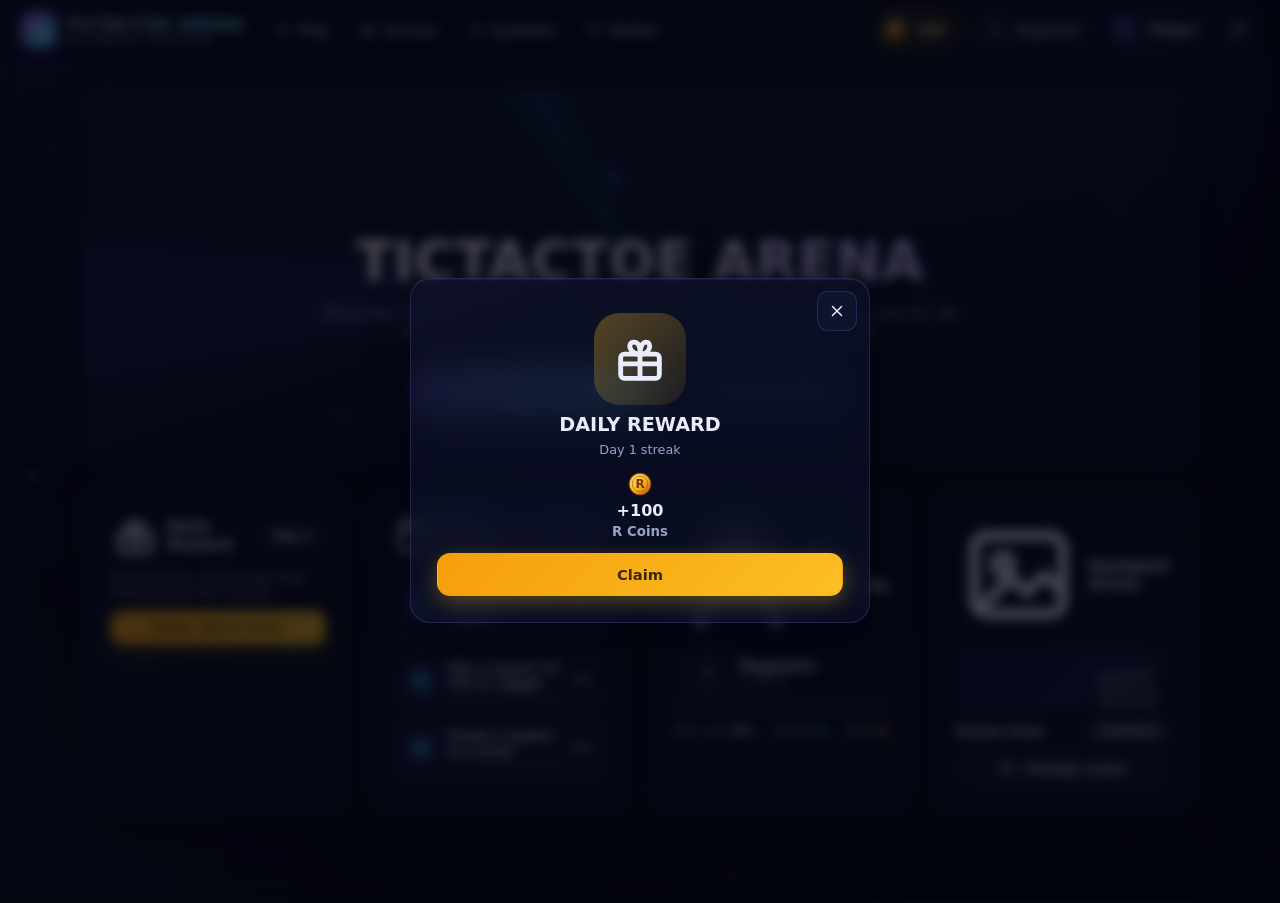
<file: index.html>
<!DOCTYPE html>
<html lang="en">
<head>
<meta charset="UTF-8">
<meta name="viewport" content="width=device-width, initial-scale=1.0, viewport-fit=cover">
<meta name="description" content="TicTacToe Arena — offline neon tic-tac-toe with 60+ arenas, custom symbols, R Coin economy, AI from Easy to Impossible, room codes and more.">
<title>TicTacToe Arena — Ultimate Edition</title>
<style>
/* ============ DESIGN SYSTEM ============ */
:root{
  --bg0:#04060f; --bg1:#070b1c;
  --panel:rgba(14,18,42,.62); --panel2:rgba(20,26,58,.5); --panel3:rgba(10,14,32,.8);
  --line:rgba(140,124,255,.20); --line2:rgba(140,124,255,.38);
  --txt:#e9ecfa; --muted:#98a1c9; --dim:#6b74a3;
  --purple:#8b5cf6; --cyan:#22d3ee; --green:#34d399; --gold:#fbbf24; --red:#fb7185; --blue:#60a5fa;
  --grad:linear-gradient(135deg,#8b5cf6,#22d3ee);
  --grad2:linear-gradient(135deg,#22d3ee,#34d399);
  --r-lg:20px; --r-md:14px; --r-sm:10px;
  /* arena vars (overridden per arena by JS) */
  --a1:#0b1030; --a2:#04060f; --a3:#131a3d;
  --acc1:#8b5cf6; --acc2:#22d3ee;
  --cell-bg:rgba(16,22,50,.66); --cell-line:rgba(140,124,255,.35); --board-glow:rgba(139,92,246,.35);
  --mk1:#22d3ee; --mk2:#fb7185;
  --top-h:60px;
  font-size:16px;
}
*{margin:0;padding:0;box-sizing:border-box;-webkit-tap-highlight-color:transparent}
html{scroll-behavior:smooth}
body{
  font-family:"Inter",ui-sans-serif,system-ui,"Segoe UI",Roboto,Helvetica,Arial,sans-serif;
  background:var(--bg0); color:var(--txt); min-height:100vh; overflow-x:hidden;
  -webkit-font-smoothing:antialiased;
}
button{font:inherit;color:inherit;background:none;border:none;cursor:pointer}
input,select{font:inherit;color:var(--txt)}
img,svg{display:block}
::selection{background:rgba(139,92,246,.45)}
::-webkit-scrollbar{width:9px;height:9px}
::-webkit-scrollbar-track{background:transparent}
::-webkit-scrollbar-thumb{background:rgba(139,92,246,.35);border-radius:99px}
::-webkit-scrollbar-thumb:hover{background:rgba(139,92,246,.6)}
:focus-visible{outline:2px solid var(--cyan);outline-offset:2px;border-radius:6px}

/* ============ BACKGROUND STAGE ============ */
#bg{position:fixed;inset:0;z-index:-3;overflow:hidden;background:
  radial-gradient(1200px 800px at 85% -10%, color-mix(in srgb, var(--a1) 70%, transparent), transparent 60%),
  radial-gradient(1000px 700px at -15% 110%, color-mix(in srgb, var(--a3) 75%, transparent), transparent 62%),
  linear-gradient(160deg, var(--a1), var(--a2) 55%, var(--bg0));
  transition:background 1.2s ease;}
#bg .gridlines{position:absolute;inset:-2px;opacity:.14;background-image:
  linear-gradient(color-mix(in srgb,var(--acc1) 60%,transparent) 1px,transparent 1px),
  linear-gradient(90deg,color-mix(in srgb,var(--acc2) 55%,transparent) 1px,transparent 1px);
  background-size:56px 56px;mask-image:radial-gradient(75% 70% at 50% 40%,#000 30%,transparent 100%);
  animation:gridPan 26s linear infinite;}
@keyframes gridPan{to{background-position:56px 56px,56px 56px}}
#fx{position:absolute;inset:0;width:100%;height:100%}
#bg .vignette{position:absolute;inset:0;background:radial-gradient(120% 100% at 50% 30%,transparent 55%,rgba(2,4,12,.72));pointer-events:none}
body.anim-off #bg .gridlines,body.anim-reduced #bg .gridlines{animation:none}

/* ============ TOP BAR ============ */
#topbar{position:sticky;top:0;z-index:60;height:var(--top-h);display:flex;align-items:center;gap:10px;
  padding:0 clamp(10px,3vw,22px);backdrop-filter:blur(18px);-webkit-backdrop-filter:blur(18px);
  background:linear-gradient(180deg,rgba(6,9,22,.85),rgba(6,9,22,.55));border-bottom:1px solid var(--line)}
.logo{display:flex;align-items:center;gap:10px;font-weight:800;letter-spacing:.04em;user-select:none}
.logo-mark{width:34px;height:34px;border-radius:9px;background:var(--grad);display:grid;place-items:center;
  box-shadow:0 0 18px rgba(139,92,246,.55),inset 0 0 8px rgba(255,255,255,.25);flex:none}
.logo-mark svg{width:22px;height:22px}
.logo b{font-size:1.02rem;background:linear-gradient(90deg,#c4b5fd,#67e8f9,#c4b5fd);background-size:200%;
  -webkit-background-clip:text;background-clip:text;color:transparent;animation:sheen 6s linear infinite;white-space:nowrap}
@keyframes sheen{to{background-position:200%}}
.logo small{display:block;font-size:.58rem;color:var(--muted);letter-spacing:.35em;font-weight:600}
.topnav{display:flex;gap:4px;margin-left:8px}
.topnav button{padding:8px 13px;border-radius:10px;font-size:.86rem;font-weight:600;color:var(--muted);display:flex;gap:7px;align-items:center;transition:.2s}
.topnav button svg{width:16px;height:16px}
.topnav button:hover,.topnav button.on{color:var(--txt);background:rgba(139,92,246,.14)}
.spacer{flex:1}
.coin-chip{display:flex;align-items:center;gap:8px;padding:6px 13px 6px 7px;border-radius:99px;font-weight:800;font-size:.9rem;
  background:linear-gradient(135deg,rgba(251,191,36,.14),rgba(251,191,36,.05));border:1px solid rgba(251,191,36,.4);
  box-shadow:0 0 14px rgba(251,191,36,.14);transition:.2s;color:#fde68a}
.coin-chip:hover{border-color:rgba(251,191,36,.8);box-shadow:0 0 20px rgba(251,191,36,.3);transform:translateY(-1px)}
.coin-chip .coin{width:24px;height:24px;animation:coinspin 5s linear infinite}
@keyframes coinspin{0%,100%{transform:rotateY(0)}50%{transform:rotateY(180deg)}}
.coin-chip .inf{font-size:.62rem;letter-spacing:.12em;color:var(--gold);white-space:nowrap;line-height:1.1}
.lvl-chip{display:flex;align-items:center;gap:8px;padding:5px 12px;border-radius:99px;background:var(--panel2);border:1px solid var(--line);font-size:.78rem;font-weight:700}
.lvl-chip .ring{width:26px;height:26px;border-radius:50%;display:grid;place-items:center;font-size:.62rem;
  background:conic-gradient(var(--cyan) calc(var(--p)*1%),rgba(255,255,255,.08) 0)}
.lvl-chip .ring i{width:19px;height:19px;border-radius:50%;background:#0a0f24;display:grid;place-items:center;font-style:normal}
.avatar-btn{display:flex;align-items:center;gap:9px;padding:4px 12px 4px 5px;border-radius:99px;background:var(--panel2);border:1px solid var(--line);transition:.2s}
.avatar-btn:hover{border-color:var(--line2);background:rgba(139,92,246,.14)}
.avatar{width:32px;height:32px;border-radius:50%;display:grid;place-items:center;position:relative;flex:none;background:radial-gradient(circle at 32% 28%,#2a3568,#101736)}
.avatar svg{width:62%;height:62%}
.avatar .frame{position:absolute;inset:-4px;border-radius:50%;pointer-events:none}
.frame-none{display:none}
.frame-neon{box-shadow:0 0 0 2px var(--cyan),0 0 12px var(--cyan)}
.frame-royal{box-shadow:0 0 0 2px var(--gold),0 0 14px rgba(251,191,36,.7)}
.frame-inferno{border:2px solid var(--red);animation:burn 1.6s ease-in-out infinite}
@keyframes burn{50%{box-shadow:0 0 16px 2px rgba(251,113,133,.8)}}
.frame-rainbow{background:conic-gradient(#f43f5e,#fbbf24,#34d399,#22d3ee,#8b5cf6,#f43f5e);animation:spin 3s linear infinite;
  -webkit-mask:radial-gradient(farthest-side,transparent calc(100% - 3px),#000 calc(100% - 2px));mask:radial-gradient(farthest-side,transparent calc(100% - 3px),#000 calc(100% - 2px))}
.frame-void{box-shadow:0 0 0 2px #7c3aed,0 0 18px 3px rgba(124,58,237,.55);animation:voidp 2.4s ease-in-out infinite}
@keyframes voidp{50%{box-shadow:0 0 0 2px #312e81,0 0 26px 6px rgba(124,58,237,.8)}}
@keyframes spin{to{transform:rotate(360deg)}}
.avatar-btn span{font-size:.82rem;font-weight:700;max-width:110px;overflow:hidden;text-overflow:ellipsis;white-space:nowrap}
.burger{width:38px;height:38px;border-radius:10px;display:grid;place-items:center;background:var(--panel2);border:1px solid var(--line)}
.burger svg{width:19px;height:19px}
.burger:hover{background:rgba(139,92,246,.16)}

/* ============ DRAWER ============ */
#overlay{position:fixed;inset:0;background:rgba(3,5,14,.6);backdrop-filter:blur(3px);z-index:79;opacity:0;pointer-events:none;transition:.3s}
#overlay.open{opacity:1;pointer-events:auto}
#drawer{position:fixed;top:0;right:0;bottom:0;width:min(320px,88vw);z-index:80;background:linear-gradient(180deg,#0b1130,#070b1c);
  border-left:1px solid var(--line2);transform:translateX(105%);transition:transform .38s cubic-bezier(.2,.9,.25,1);
  padding:18px 16px;overflow-y:auto;box-shadow:-30px 0 60px rgba(0,0,0,.5)}
#drawer.open{transform:none}
#drawer h3{font-size:.72rem;letter-spacing:.25em;color:var(--dim);margin:16px 8px 8px;font-weight:700}
#drawer .link{display:flex;align-items:center;gap:12px;width:100%;padding:11px 12px;border-radius:12px;font-weight:600;font-size:.92rem;color:var(--muted);transition:.18s}
#drawer .link svg{width:18px;height:18px;flex:none}
#drawer .link:hover{background:rgba(139,92,246,.12);color:var(--txt)}
#drawer .link.on{background:linear-gradient(135deg,rgba(139,92,246,.25),rgba(34,211,238,.12));color:var(--txt);border:1px solid var(--line2)}
#drawer .link .tag{margin-left:auto;font-size:.62rem;background:var(--grad);padding:2px 8px;border-radius:99px;color:#fff;font-weight:800}

/* ============ LAYOUT / SCREENS ============ */
#app{min-height:calc(100vh - var(--top-h))}
.screen{display:none;padding:clamp(14px,3vw,30px) clamp(12px,3.4vw,34px) 90px;max-width:1180px;margin:0 auto}
.screen.active{display:block;animation:fadeUp .45s cubic-bezier(.2,.9,.3,1)}
body.anim-off .screen.active,body.anim-reduced .screen.active{animation:none}
@keyframes fadeUp{from{opacity:0;transform:translateY(14px)}to{opacity:1;transform:none}}
.scr-head{display:flex;align-items:center;gap:12px;flex-wrap:wrap;margin-bottom:18px}
.scr-head h2{font-size:clamp(1.3rem,3.4vw,1.8rem);font-weight:800;letter-spacing:.02em}
.scr-head p{width:100%;color:var(--muted);font-size:.88rem;margin-top:-4px}
.back-btn{width:38px;height:38px;border-radius:11px;background:var(--panel);border:1px solid var(--line);display:grid;place-items:center;flex:none}
.back-btn:hover{background:rgba(139,92,246,.15)}
.back-btn svg{width:18px;height:18px}

/* ============ COMPONENTS ============ */
.glass{background:var(--panel);border:1px solid var(--line);border-radius:var(--r-lg);backdrop-filter:blur(16px);-webkit-backdrop-filter:blur(16px);
  box-shadow:0 18px 40px rgba(2,4,14,.45),inset 0 1px 0 rgba(255,255,255,.05)}
.pad{padding:clamp(16px,3vw,26px)}
.btn{display:inline-flex;align-items:center;justify-content:center;gap:9px;padding:12px 22px;border-radius:13px;font-weight:700;font-size:.92rem;
  transition:.2s;border:1px solid transparent;user-select:none;position:relative}
.btn svg{width:17px;height:17px;flex:none}
.btn:active{transform:scale(.96)}
.btn-p{background:var(--grad);color:#fff;box-shadow:0 6px 22px rgba(139,92,246,.4),inset 0 1px 0 rgba(255,255,255,.25)}
.btn-p:hover{box-shadow:0 8px 30px rgba(139,92,246,.6);transform:translateY(-2px)}
.btn-g{background:var(--grad2);color:#03242c;box-shadow:0 6px 22px rgba(52,211,153,.3)}
.btn-g:hover{transform:translateY(-2px)}
.btn-ghost{background:var(--panel2);border-color:var(--line);color:var(--txt)}
.btn-ghost:hover{border-color:var(--line2);background:rgba(139,92,246,.14)}
.btn-danger{background:linear-gradient(135deg,#f43f5e,#fb7185);color:#fff}
.btn-gold{background:linear-gradient(135deg,#f59e0b,#fbbf24);color:#3a2703;box-shadow:0 6px 20px rgba(251,191,36,.3)}
.btn[disabled]{opacity:.45;pointer-events:none;filter:saturate(.5)}
.btn-sm{padding:8px 14px;font-size:.82rem;border-radius:10px}
.btn-lg{padding:15px 30px;font-size:1.05rem;border-radius:15px}
.btn-block{width:100%}
.icon-btn{width:40px;height:40px;border-radius:11px;display:grid;place-items:center;background:var(--panel2);border:1px solid var(--line);transition:.2s;flex:none}
.icon-btn svg{width:18px;height:18px}
.icon-btn:hover{background:rgba(139,92,246,.16);border-color:var(--line2)}
.icon-btn.on{background:linear-gradient(135deg,rgba(139,92,246,.35),rgba(34,211,238,.2));border-color:var(--acc1)}
.chip{display:inline-flex;align-items:center;gap:6px;padding:5px 12px;border-radius:99px;font-size:.76rem;font-weight:700;background:var(--panel2);border:1px solid var(--line)}
.chip svg{width:13px;height:13px}
.badge{display:inline-flex;align-items:center;gap:5px;padding:3px 10px;border-radius:99px;font-size:.64rem;font-weight:800;letter-spacing:.09em;text-transform:uppercase}
.b-common{background:rgba(156,163,175,.15);color:#cbd5e1;border:1px solid rgba(156,163,175,.35)}
.b-rare{background:rgba(56,189,248,.14);color:#7dd3fc;border:1px solid rgba(56,189,248,.4)}
.b-epic{background:rgba(167,139,250,.15);color:#c4b5fd;border:1px solid rgba(167,139,250,.45)}
.b-legendary{background:rgba(251,191,36,.14);color:#fde68a;border:1px solid rgba(251,191,36,.45)}
.b-mythic{background:rgba(251,113,133,.14);color:#fda4af;border:1px solid rgba(251,113,133,.5);box-shadow:0 0 12px rgba(251,113,133,.25)}
.input{width:100%;padding:12px 15px;border-radius:12px;background:rgba(6,10,26,.7);border:1px solid var(--line);transition:.2s;color:var(--txt)}
.input:focus{border-color:var(--cyan);box-shadow:0 0 0 3px rgba(34,211,238,.15);outline:none}
.input::placeholder{color:var(--dim)}
select.input{appearance:none;background-image:url("data:image/svg+xml,%3Csvg xmlns='http://www.w3.org/2000/svg' width='14' height='14' viewBox='0 0 24 24' fill='none' stroke='%2398a1c9' stroke-width='2'%3E%3Cpath d='m6 9 6 6 6-6'/%3E%3C/svg%3E");background-repeat:no-repeat;background-position:right 14px center}
select.input option{background:#0b1130;color:var(--txt)}
label.lbl{display:block;font-size:.72rem;font-weight:700;letter-spacing:.14em;text-transform:uppercase;color:var(--muted);margin:0 0 7px 3px}
.seg{display:flex;background:rgba(6,10,26,.7);border:1px solid var(--line);border-radius:12px;padding:4px;gap:4px;flex-wrap:wrap}
.seg button{flex:1;padding:9px 10px;border-radius:9px;font-size:.82rem;font-weight:700;color:var(--muted);transition:.2s;white-space:nowrap;min-width:fit-content}
.seg button.on{background:var(--grad);color:#fff;box-shadow:0 3px 12px rgba(139,92,246,.4)}
.switch{position:relative;width:46px;height:26px;border-radius:99px;background:rgba(255,255,255,.1);border:1px solid var(--line);transition:.25s;flex:none}
.switch::after{content:"";position:absolute;top:2px;left:2px;width:20px;height:20px;border-radius:50%;background:#8f90b8;transition:.25s}
.switch.on{background:linear-gradient(135deg,rgba(139,92,246,.6),rgba(34,211,238,.5));border-color:var(--acc1)}
.switch.on::after{left:22px;background:#fff}
.row{display:flex;align-items:center;gap:10px}
.between{justify-content:space-between}
.wrap{flex-wrap:wrap}
.muted{color:var(--muted)} .small{font-size:.8rem} .tiny{font-size:.7rem}
.grid-cards{display:grid;grid-template-columns:repeat(auto-fill,minmax(160px,1fr));gap:14px}
.divider{height:1px;background:var(--line);margin:16px 0}
.progress{height:8px;border-radius:99px;background:rgba(255,255,255,.08);overflow:hidden}
.progress i{display:block;height:100%;border-radius:99px;background:var(--grad2);transition:width .6s cubic-bezier(.2,.9,.3,1)}

/* ============ HERO / HOME ============ */
.hero{position:relative;overflow:hidden;padding:clamp(26px,5vw,52px) clamp(18px,4vw,44px);text-align:center}
.hero::before{content:"";position:absolute;inset:-40%;background:conic-gradient(from 0deg,transparent 70%,rgba(139,92,246,.16),transparent 78%,transparent 88%,rgba(34,211,238,.14),transparent 96%);animation:spin 14s linear infinite}
.hero>*{position:relative}
body.anim-off .hero::before,body.anim-reduced .hero::before{animation:none}
.hero h1{font-size:clamp(1.9rem,6vw,3.4rem);font-weight:900;letter-spacing:.01em;line-height:1.05;
  background:linear-gradient(92deg,#fff 10%,#c4b5fd 40%,#67e8f9 70%,#fff 95%);background-size:220%;-webkit-background-clip:text;background-clip:text;color:transparent;animation:sheen 7s linear infinite}
.hero p{color:var(--muted);max-width:640px;margin:14px auto 22px;font-size:clamp(.86rem,2vw,1rem)}
.hero-board{display:grid;grid-template-columns:repeat(3,20px);gap:5px;justify-content:center;margin:0 auto 20px}
.hero-board i{aspect-ratio:1;border-radius:5px;background:var(--cell-bg);border:1px solid var(--cell-line);display:grid;place-items:center;position:relative}
.hero-board i svg{width:66%;height:66%}
.home-grid{display:grid;grid-template-columns:repeat(auto-fit,minmax(250px,1fr));gap:14px;margin-top:16px}
.stat{padding:16px;text-align:center}
.stat b{display:block;font-size:1.5rem;font-weight:900;background:linear-gradient(90deg,#c4b5fd,#67e8f9);-webkit-background-clip:text;background-clip:text;color:transparent}
.stat span{font-size:.72rem;letter-spacing:.14em;text-transform:uppercase;color:var(--muted);font-weight:700}
.mission{display:flex;align-items:center;gap:12px;padding:12px 14px;border-radius:14px;background:var(--panel2);border:1px solid var(--line)}
.mission .m-ic{width:38px;height:38px;border-radius:11px;background:linear-gradient(135deg,rgba(139,92,246,.3),rgba(34,211,238,.2));display:grid;place-items:center;flex:none}
.mission .m-ic svg{width:18px;height:18px;color:var(--cyan)}
.mission .done-tag{color:var(--green)}
.reward-pop{animation:rewardpulse 2s ease-in-out infinite}
@keyframes rewardpulse{50%{box-shadow:0 0 26px rgba(251,191,36,.45)}}

/* ============ MODE CARDS ============ */
.mode-grid{display:grid;grid-template-columns:repeat(auto-fit,minmax(260px,1fr));gap:16px}
.mode-card{position:relative;overflow:hidden;padding:26px 22px;text-align:left;transition:.3s;border-radius:var(--r-lg)}
.mode-card:hover{transform:translateY(-4px);border-color:var(--acc1);box-shadow:0 18px 44px rgba(2,4,14,.5),0 0 30px color-mix(in srgb,var(--acc1) 25%,transparent)}
.mode-card .m-glow{position:absolute;width:170px;height:170px;border-radius:50%;filter:blur(60px);opacity:.35;top:-60px;right:-40px;background:var(--mc,#8b5cf6)}
.mode-card .m-ic{width:52px;height:52px;border-radius:15px;display:grid;place-items:center;background:linear-gradient(135deg,color-mix(in srgb,var(--mc) 65%,transparent),color-mix(in srgb,var(--mc) 22%,transparent));box-shadow:0 8px 20px color-mix(in srgb,var(--mc) 35%,transparent);margin-bottom:16px}
.mode-card .m-ic svg{width:26px;height:26px;color:#fff}
.mode-card h3{font-size:1.15rem;font-weight:800;margin-bottom:6px}
.mode-card p{color:var(--muted);font-size:.84rem;line-height:1.5}

/* ============ SHOP / CARDS ============ */
.arena-card{position:relative;border-radius:var(--r-lg);overflow:hidden;border:1px solid var(--line);text-align:left;transition:.25s;background:var(--panel)}
.arena-card:hover{transform:translateY(-4px);border-color:var(--line2);box-shadow:0 16px 36px rgba(2,4,14,.55)}
.arena-card.equipped{border-color:var(--green);box-shadow:0 0 0 1px var(--green),0 0 24px rgba(52,211,153,.25)}
.a-prev{height:96px;position:relative;overflow:hidden}
.a-prev .mini{position:absolute;inset:auto 12px -16px auto;display:grid;grid-template-columns:repeat(3,17px);gap:3px;transform:rotate(-8deg)}
.a-prev .mini i{aspect-ratio:1;border-radius:4px;background:rgba(255,255,255,.14);border:1px solid rgba(255,255,255,.28)}
.a-prev .lock-ov{position:absolute;inset:0;display:grid;place-items:center;background:rgba(4,6,14,.36);backdrop-filter:blur(1px)}
.a-prev .lock-ov svg{width:24px;height:24px;color:rgba(255,255,255,.85)}
.a-body{padding:12px 14px 14px}
.a-body h4{font-size:.92rem;font-weight:800;display:flex;align-items:center;gap:7px;flex-wrap:wrap}
.a-body p{font-size:.7rem;color:var(--muted);margin:3px 0 10px}
.price{display:inline-flex;align-items:center;gap:6px;font-weight:800;font-size:.85rem;color:#fde68a}
.price .coin{width:16px;height:16px}
.price.owned{color:var(--green)}
.sym-card{padding:16px;text-align:center;position:relative;transition:.25s;border-radius:var(--r-lg)}
.sym-card:hover{transform:translateY(-3px);border-color:var(--line2)}
.sym-card.equipped{border-color:var(--green);box-shadow:0 0 0 1px var(--green),0 0 22px rgba(52,211,153,.22)}
.sym-pair{display:flex;justify-content:center;gap:18px;margin:6px 0 10px}
.sym-pair .sw{width:52px;height:52px;border-radius:14px;display:grid;place-items:center;background:rgba(255,255,255,.05);border:1px solid var(--line)}
.sym-pair .sw svg{width:64%;height:64%}
.side-tab{display:flex;gap:8px;margin-bottom:14px}
.cat-tabs{display:flex;gap:8px;overflow-x:auto;padding-bottom:8px;margin-bottom:12px;scrollbar-width:thin}
.cat-tabs button{flex:none;padding:8px 15px;border-radius:99px;font-size:.78rem;font-weight:700;background:var(--panel2);border:1px solid var(--line);color:var(--muted);transition:.2s}
.cat-tabs button.on{background:var(--grad);color:#fff;border-color:transparent}

/* ============ GAME SCREEN ============ */
#game-wrap{max-width:760px;margin:0 auto}
.players-bar{display:flex;gap:10px;align-items:stretch;margin-bottom:14px}
.p-card{flex:1;display:flex;align-items:center;gap:10px;padding:10px 12px;border-radius:15px;background:var(--panel);border:1px solid var(--line);transition:.3s;min-width:0}
.p-card.active{border-color:var(--acc1);box-shadow:0 0 0 1px var(--acc1),0 0 22px color-mix(in srgb,var(--acc1) 30%,transparent)}
.p-card .avatar{width:38px;height:38px}
.p-card .p-meta{min-width:0;flex:1}
.p-card .p-name{font-weight:800;font-size:.86rem;white-space:nowrap;overflow:hidden;text-overflow:ellipsis}
.p-card .p-mark{display:flex;align-items:center;gap:5px;font-size:.66rem;color:var(--muted);font-weight:700;letter-spacing:.08em}
.p-card .p-mark svg{width:14px;height:14px}
.p-card .p-score{font-size:1.25rem;font-weight:900;padding:0 6px;background:linear-gradient(180deg,#fff,#a5b4fc);-webkit-background-clip:text;background-clip:text;color:transparent}
.score-mid{display:flex;flex-direction:column;align-items:center;justify-content:center;padding:0 4px;color:var(--dim)}
.score-mid small{font-size:.6rem;letter-spacing:.2em;font-weight:800;text-transform:uppercase}
.turn-pill{display:flex;align-items:center;justify-content:center;gap:9px;margin:0 auto 12px;padding:8px 18px;width:fit-content;border-radius:99px;background:var(--panel2);border:1px solid var(--line2);font-weight:800;font-size:.84rem}
.turn-pill .tp-mark{width:20px;height:20px}
.turn-pill .tp-mark svg{width:100%;height:100%}
.turn-pill .dot{width:8px;height:8px;border-radius:50%;background:var(--green);box-shadow:0 0 10px var(--green);animation:blink 1.4s infinite}
@keyframes blink{50%{opacity:.25}}
.board-shell{position:relative;isolation:isolate;padding:clamp(10px,2.4vw,18px);border-radius:22px;background:var(--panel3);border:1px solid var(--cell-line);
  box-shadow:0 0 0 1px rgba(255,255,255,.03),0 24px 60px rgba(2,4,14,.6),0 0 44px var(--board-glow)}
.board{display:grid;grid-template-columns:repeat(var(--n,3),1fr);gap:clamp(3px,calc(9px - var(--n,3)*.6px),8px);position:relative}
.cell{aspect-ratio:1;border-radius:clamp(5px,calc(14px - var(--n,3)*1px),12px);background:var(--cell-bg);border:1px solid var(--cell-line);
  display:grid;place-items:center;position:relative;transition:background .18s,box-shadow .18s,transform .12s;padding:0}
.cell svg.mk{width:68%;height:68%;pointer-events:none}
.cell:not(.taken):hover{background:color-mix(in srgb,var(--cell-bg) 55%,var(--acc1) 18%);box-shadow:inset 0 0 18px color-mix(in srgb,var(--acc1) 28%,transparent);transform:scale(1.03)}
.cell:not(.taken):active{transform:scale(.95)}
.cell.taken{cursor:default}
.cell.last{box-shadow:inset 0 0 0 2px color-mix(in srgb,var(--acc2) 65%,transparent)}
.cell.win{background:color-mix(in srgb,var(--cell-bg) 40%,var(--win-c,#34d399) 30%);border-color:var(--win-c,#34d399);animation:winp 1s ease-in-out infinite}
@keyframes winp{50%{box-shadow:0 0 22px 3px var(--win-c,#34d399)}}
.cell.shake{animation:shake .3s}
@keyframes shake{25%{transform:translateX(-4px)}75%{transform:translateX(4px)}}
svg.mk .draw{stroke-dasharray:100;stroke-dashoffset:100;animation:dashin .4s ease-out forwards}
@keyframes dashin{to{stroke-dashoffset:0}}
svg.mk{animation:mkpop .38s cubic-bezier(.2,1.5,.35,1)}
@keyframes mkpop{from{transform:scale(.2) rotate(-14deg);opacity:0}}
body.anim-off svg.mk,body.anim-reduced svg.mk,body.anim-off svg.mk .draw,body.anim-reduced svg.mk .draw{animation:none;stroke-dashoffset:0}
.holo-fx{animation:huerot 3.2s linear infinite}
@keyframes huerot{to{filter:hue-rotate(360deg)}}
.pulse-fx{animation:beat 1.5s ease-in-out infinite}
@keyframes beat{50%{transform:scale(1.13)}}
.echo{transform-origin:center;transform-box:fill-box;animation:echo 1.6s ease-out infinite}
@keyframes echo{from{transform:scale(.55);opacity:.9}to{transform:scale(1.5);opacity:0}}
.winline{position:absolute;inset:0;pointer-events:none;z-index:5}
.winline line{stroke-linecap:round;filter:drop-shadow(0 0 8px currentColor);stroke-dasharray:100;stroke-dashoffset:100;animation:dashin .5s .1s ease-out forwards}
.game-ctrls{display:flex;justify-content:center;gap:9px;margin-top:14px;flex-wrap:wrap}
.think{display:flex;align-items:center;gap:8px;color:var(--muted);font-size:.8rem;font-weight:700}
.think i{width:6px;height:6px;border-radius:50%;background:var(--cyan);animation:tb 1s infinite}
.think i:nth-child(2){animation-delay:.15s}.think i:nth-child(3){animation-delay:.3s}
@keyframes tb{40%{transform:translateY(-6px);opacity:.4}}
.board-hidden{position:absolute;inset:0;z-index:8;border-radius:22px;background:rgba(5,8,20,.9);backdrop-filter:blur(14px);display:grid;place-items:center;text-align:center}
.confetti{position:absolute;width:9px;height:14px;top:-20px;z-index:30;pointer-events:none;border-radius:2px}

/* ============ ROOM LOBBY ============ */
.room-code-big{font-size:clamp(2.8rem,10vw,4.4rem);font-weight:900;letter-spacing:.28em;text-align:center;padding:8px 0 2px 0.28em;
  background:linear-gradient(180deg,#fff,#a5b4fc);-webkit-background-clip:text;background-clip:text;color:transparent;
  text-shadow:0 0 40px rgba(139,92,246,.35)}
.slot{display:flex;align-items:center;gap:12px;padding:14px;border-radius:15px;background:var(--panel2);border:1px dashed var(--line2)}
.slot.filled{border-style:solid}

/* ============ PROFILE ============ */
.banner{height:120px;border-radius:var(--r-lg) var(--r-lg) 0 0;position:relative;overflow:hidden}
.banner::after{content:"";position:absolute;inset:0;background:linear-gradient(180deg,transparent 40%,rgba(4,6,14,.65))}
.bn-a{background:linear-gradient(120deg,#312e81,#7c3aed,#22d3ee)}
.bn-b{background:linear-gradient(120deg,#831843,#f43f5e,#fbbf24)}
.bn-c{background:linear-gradient(120deg,#064e3b,#34d399,#a7f3d0)}
.bn-d{background:linear-gradient(120deg,#0c4a6e,#38bdf8,#c7d2fe)}
.bn-e{background:linear-gradient(120deg,#78350f,#f59e0b,#fde68a)}
.bn-f{background:linear-gradient(120deg,#111827,#4b5563,#9ca3af)}
.bn-g{background:linear-gradient(120deg,#4c0519,#be123c,#fb7185)}
.bn-h{background:conic-gradient(from 200deg,#7c3aed,#22d3ee,#34d399,#7c3aed)}
.profile-card{overflow:visible}
.profile-top{display:flex;gap:16px;align-items:flex-end;margin-top:-40px;padding:0 20px;position:relative;flex-wrap:wrap}
.profile-top .avatar{width:84px;height:84px;box-shadow:0 8px 26px rgba(0,0,0,.5)}
.xpbar-wrap{flex:1;min-width:200px;padding-bottom:8px}
.title-tag{display:inline-flex;padding:3px 11px;border-radius:99px;font-size:.66rem;font-weight:800;letter-spacing:.12em;text-transform:uppercase;background:linear-gradient(135deg,rgba(251,191,36,.25),rgba(251,191,36,.08));border:1px solid rgba(251,191,36,.5);color:#fde68a}
.stat-grid{display:grid;grid-template-columns:repeat(auto-fit,minmax(105px,1fr));gap:10px;padding:16px 20px 20px}
.achv{display:flex;gap:13px;align-items:center;padding:13px 15px;border-radius:15px;background:var(--panel2);border:1px solid var(--line)}
.achv.locked{opacity:.5;filter:saturate(.4)}
.achv .a-ic{width:44px;height:44px;border-radius:13px;display:grid;place-items:center;flex:none;background:linear-gradient(135deg,rgba(251,191,36,.28),rgba(251,191,36,.08));border:1px solid rgba(251,191,36,.35)}
.achv .a-ic svg{width:21px;height:21px;color:var(--gold)}
.hist-row{display:flex;align-items:center;gap:12px;padding:11px 14px;border-radius:13px;background:var(--panel2);border:1px solid var(--line);font-size:.84rem}
.res-dot{width:9px;height:9px;border-radius:50%;flex:none}
.res-w{background:var(--green);box-shadow:0 0 8px var(--green)}
.res-l{background:var(--red);box-shadow:0 0 8px var(--red)}
.res-d{background:var(--gold);box-shadow:0 0 8px var(--gold)}
.tx-row{display:flex;align-items:center;gap:11px;padding:10px 6px;border-bottom:1px solid rgba(140,124,255,.1);font-size:.83rem}
.tx-row:last-child{border:none}
.tx-row .delta{font-weight:800;margin-left:auto}
.pick-grid{display:grid;grid-template-columns:repeat(auto-fill,minmax(64px,1fr));gap:10px}
.pick{aspect-ratio:1;border-radius:14px;background:var(--panel2);border:2px solid var(--line);display:grid;place-items:center;transition:.2s;position:relative}
.pick svg{width:60%;height:60%}
.pick:hover{border-color:var(--line2)}
.pick.on{border-color:var(--green);box-shadow:0 0 14px rgba(52,211,153,.35)}
.pick.locked{opacity:.55}
.pick .lk{position:absolute;inset:0;display:grid;place-items:center;background:rgba(4,6,14,.5);border-radius:12px}
.pick .lk svg{width:20px;height:20px}

/* ============ MODALS & TOASTS ============ */
#modal-root{position:fixed;inset:0;z-index:90;display:none;place-items:center;padding:18px}
#modal-root.open{display:grid}
.modal-bg{position:absolute;inset:0;background:rgba(3,5,14,.72);backdrop-filter:blur(6px)}
.modal{position:relative;width:min(460px,100%);max-height:88vh;overflow-y:auto;animation:modalin .32s cubic-bezier(.2,1.2,.3,1)}
@keyframes modalin{from{opacity:0;transform:scale(.9) translateY(16px)}}
.modal .m-close{position:absolute;top:12px;right:12px;z-index:2}
#toast-root{position:fixed;bottom:18px;left:50%;transform:translateX(-50%);z-index:100;display:flex;flex-direction:column;gap:9px;align-items:center;pointer-events:none;width:min(430px,94vw)}
.toast{display:flex;align-items:center;gap:10px;padding:12px 18px;border-radius:13px;font-size:.86rem;font-weight:600;width:100%;
  background:rgba(10,14,32,.92);border:1px solid var(--line2);backdrop-filter:blur(12px);box-shadow:0 12px 30px rgba(0,0,0,.5);animation:toastin .35s cubic-bezier(.2,1.2,.3,1)}
.toast svg{width:18px;height:18px;flex:none}
.toast.ok{border-color:rgba(52,211,153,.5)} .toast.ok svg{color:var(--green)}
.toast.err{border-color:rgba(251,113,133,.5)} .toast.err svg{color:var(--red)}
.toast.gold{border-color:rgba(251,191,36,.55)} .toast.gold svg{color:var(--gold)}
@keyframes toastin{from{opacity:0;transform:translateY(14px) scale(.95)}}
.toast.out{animation:toastout .3s forwards}
@keyframes toastout{to{opacity:0;transform:translateY(10px)}}
.fly-coin{position:fixed;z-index:120;width:28px;height:28px;pointer-events:none}
.redeem-input{font-size:1.25rem;font-weight:800;letter-spacing:.14em;text-align:center;text-transform:none}
.res-emoji-mark{width:92px;height:92px;margin:8px auto;display:grid;place-items:center;border-radius:26px;background:linear-gradient(135deg,rgba(139,92,246,.3),rgba(34,211,238,.16))}
.res-emoji-mark svg{width:58px;height:58px}
.reward-line{display:flex;justify-content:center;gap:22px;margin:14px 0}
.reward-line .rw{display:flex;flex-direction:column;align-items:center;gap:4px;font-weight:800}
.reward-line .rw .coin{width:26px;height:26px}
.count-up{display:inline-block;animation:fadeUp .5s both}

kbd.kbd{padding:2px 8px;border-radius:6px;background:rgba(255,255,255,.08);border:1px solid var(--line2);font-size:.74rem;font-family:inherit}
table.rules{width:100%;border-collapse:collapse;font-size:.84rem}
table.rules th,table.rules td{padding:9px 10px;border-bottom:1px solid rgba(140,124,255,.12);text-align:left}
table.rules th{color:var(--muted);font-size:.7rem;letter-spacing:.12em;text-transform:uppercase}
.help-sec h3{display:flex;align-items:center;gap:9px;font-size:1rem;margin-bottom:9px}
.help-sec h3 svg{width:18px;height:18px;color:var(--cyan)}
.notice{padding:12px 15px;border-radius:13px;background:rgba(251,191,36,.07);border:1px solid rgba(251,191,36,.3);font-size:.8rem;color:#fde68a;display:flex;gap:10px;align-items:flex-start}
.notice svg{width:17px;height:17px;flex:none;margin-top:1px}
.info-box{padding:12px 15px;border-radius:13px;background:rgba(34,211,238,.06);border:1px solid rgba(34,211,238,.28);font-size:.8rem;color:#a5f3fc;display:flex;gap:10px;align-items:flex-start}
.info-box svg{width:17px;height:17px;flex:none;margin-top:1px}
.empty{padding:44px 20px;text-align:center;color:var(--dim)}
.empty svg{width:42px;height:42px;margin:0 auto 12px;opacity:.5}

@media (max-width:820px){.topnav{display:none}}
@media (max-width:560px){
  .avatar-btn span{display:none}
  .lvl-chip{display:none}
  .logo small{display:none}
  .grid-cards{grid-template-columns:repeat(auto-fill,minmax(140px,1fr))}
}
@media (prefers-reduced-motion:reduce){
  *,*::before,*::after{animation-duration:.01ms !important;animation-iteration-count:1 !important;transition-duration:.01ms !important}
}
body.anim-off *,body.anim-off *::before,body.anim-off *::after{animation:none !important;transition:none !important}
body.anim-reduced .hero::before,body.anim-reduced #bg .gridlines{animation:none}
noscript{position:fixed;inset:0;background:#04060f;color:#fff;display:grid;place-items:center;z-index:999;padding:30px;text-align:center}
</style>
</head>
<body>
<noscript><div><h1>TicTacToe Arena</h1><p>This game needs JavaScript enabled to play.</p></div></noscript>
<div id="bg"><canvas id="fx"></canvas><div class="gridlines"></div><div class="vignette"></div></div>

<header id="topbar">
  <div class="logo" id="logo-home" role="button" tabindex="0" aria-label="Go home">
    <div class="logo-mark"><svg viewBox="0 0 24 24" fill="none" stroke="#fff" stroke-width="2.4" stroke-linecap="round"><path d="M4 9h5M4 15h5M15 9h5M15 15h5M9 4v5M15 4v5M9 15v5M15 15v5" opacity=".55"/><path d="M6.5 6.5l4 4m0-4l-4 4"/><circle cx="17.5" cy="17.5" r="2.6"/></svg></div>
    <div><b>TICTACTOE ARENA</b><small>ULTIMATE EDITION</small></div>
  </div>
  <nav class="topnav" id="topnav"></nav>
  <div class="spacer"></div>
  <button class="coin-chip" id="coin-chip" aria-label="Open wallet"></button>
  <div class="lvl-chip" id="lvl-chip"></div>
  <button class="avatar-btn" id="avatar-btn" aria-label="Open profile"></button>
  <button class="burger" id="burger" aria-label="Menu"><svg viewBox="0 0 24 24" fill="none" stroke="currentColor" stroke-width="2" stroke-linecap="round"><path d="M4 6h16M4 12h16M4 18h10"/></svg></button>
</header>

<div id="overlay"></div>
<aside id="drawer" aria-label="Main menu"></aside>

<main id="app">
  <section class="screen" id="scr-home"></section>
  <section class="screen" id="scr-modes"></section>
  <section class="screen" id="scr-setup"></section>
  <section class="screen" id="scr-game"></section>
  <section class="screen" id="scr-room"></section>
  <section class="screen" id="scr-profile"></section>
  <section class="screen" id="scr-customize"></section>
  <section class="screen" id="scr-wallet"></section>
  <section class="screen" id="scr-shop-arenas"></section>
  <section class="screen" id="scr-shop-symbols"></section>
  <section class="screen" id="scr-inventory"></section>
  <section class="screen" id="scr-achievements"></section>
  <section class="screen" id="scr-history"></section>
  <section class="screen" id="scr-settings"></section>
  <section class="screen" id="scr-help"></section>
</main>

<div id="modal-root"></div>
<div id="toast-root"></div>

<script>
"use strict";
/* ================= PART 1 : UTILS + DATA CATALOGS ================= */
const $=s=>document.querySelector(s), $$=s=>[...document.querySelectorAll(s)];
const esc=s=>String(s).replace(/[&<>"']/g,c=>({'&':'&amp;','<':'&lt;','>':'&gt;','"':'&quot;',"'":'&#39;'}[c]));
const clamp=(v,a,b)=>Math.max(a,Math.min(b,v));
const rnd=(a,b)=>a+Math.random()*(b-a);
const ri=(a,b)=>Math.floor(rnd(a,b+1));
const pick=a=>a[Math.floor(Math.random()*a.length)];
const pad2=n=>String(n).padStart(2,'0');
const uid=()=>Date.now().toString(36)+Math.random().toString(36).slice(2,7);
const todayStr=()=>{const d=new Date();return d.getFullYear()+'-'+pad2(d.getMonth()+1)+'-'+pad2(d.getDate())};
const weekStr=()=>{const d=new Date(),o=new Date(d.getFullYear(),0,1);return d.getFullYear()+'w'+pad2(Math.ceil(((d-o)/864e5+o.getDay()+1)/7))};
function seededRand(seed){let h=1779033703;for(let i=0;i<seed.length;i++){h=Math.imul(h^seed.charCodeAt(i),3432918353);h=h<<13|h>>>19}return()=>{h=Math.imul(h^h>>>16,2246822507);h=Math.imul(h^h>>>13,3266489909);return((h^=h>>>16)>>>0)/4294967296}}
const timeAgo=t=>{const s=(Date.now()-t)/1e3;if(s<60)return'just now';if(s<3600)return Math.floor(s/60)+'m ago';if(s<86400)return Math.floor(s/3600)+'h ago';return Math.floor(s/86400)+'d ago'};

/* ---------- ICON LIBRARY (stroke icons, Lucide-style) ---------- */
const ICONS={
home:'<path d="M3 10.5 12 3l9 7.5"/><path d="M5 9.5V21h14V9.5"/><path d="M9 21v-6h6v6"/>',
play:'<path d="M6 4.5v15l13-7.5z" fill="currentColor" stroke="none"/>',
bot:'<rect x="5" y="9" width="14" height="10" rx="3"/><path d="M12 9V4"/><circle cx="12" cy="3" r="1.3" fill="currentColor" stroke="none"/><circle cx="9.2" cy="13.5" r="1.2" fill="currentColor" stroke="none"/><circle cx="14.8" cy="13.5" r="1.2" fill="currentColor" stroke="none"/><path d="M9.5 16.6h5"/>',
users:'<circle cx="9" cy="8" r="3.4"/><path d="M2.8 20a6.2 6.2 0 0 1 12.4 0"/><path d="M15.5 5.2a3.4 3.4 0 0 1 0 6.1"/><path d="M17.5 14.6A6.2 6.2 0 0 1 21.2 20"/>',
hash:'<path d="M4 9h16M4 15h16M10 4 8 20M16 4l-2 16"/>',
user:'<circle cx="12" cy="8" r="3.6"/><path d="M5 20.5a7 7 0 0 1 14 0"/>',
coins:'<circle cx="9" cy="9" r="6"/><path d="M14.5 5.4A6 6 0 1 1 9 14.5"/><path d="M7 9h4M9 7v4"/>',
bag:'<path d="M6 8h12l1 12.5H5z"/><path d="M9 8V6.5a3 3 0 0 1 6 0V8"/>',
sparkles:'<path d="M12 3l1.9 5.1L19 10l-5.1 1.9L12 17l-1.9-5.1L5 10l5.1-1.9z"/><path d="M19 15l.9 2.1L22 18l-2.1.9L19 21l-.9-2.1L16 18l2.1-.9z"/>',
trophy:'<path d="M8 4h8v5a4 4 0 0 1-8 0z"/><path d="M8 5H4.5a3.5 3.5 0 0 0 3.6 3.5M16 5h3.5a3.5 3.5 0 0 1-3.6 3.5"/><path d="M12 13v3M8.5 20h7M10 16h4"/>',
history:'<path d="M3.5 12a8.5 8.5 0 1 1 2.5 6"/><path d="M3.5 12H1.8M3.5 12l1.7-1.7"/><path d="M12 7.5V12l3 2"/>',
settings:'<circle cx="12" cy="12" r="3"/><path d="M19 12a7 7 0 0 0-.14-1.4l2-1.55-2-3.46-2.36.95A7 7 0 0 0 14.1 5.1L13.8 2.6h-3.6l-.3 2.5a7 7 0 0 0-2.4 1.4l-2.36-.95-2 3.46 2 1.55A7 7 0 0 0 5 12c0 .47.05.93.14 1.4l-2 1.55 2 3.46 2.36-.95c.72.62 1.53 1.1 2.4 1.4l.3 2.5h3.6l.3-2.5a7 7 0 0 0 2.4-1.4l2.36.95 2-3.46-2-1.55c.09-.47.14-.93.14-1.4z"/>',
help:'<circle cx="12" cy="12" r="9"/><path d="M9.4 9.2a2.7 2.7 0 0 1 5.3.7c0 1.8-2.7 2.1-2.7 3.6"/><circle cx="12" cy="17" r=".6" fill="currentColor"/>',
box:'<path d="M3.5 8 12 3.5 20.5 8v8L12 20.5 3.5 16z"/><path d="M3.5 8 12 12.5 20.5 8M12 12.5v8"/>',
x:'<path d="M6 6l12 12M18 6 6 18"/>',
check:'<path d="m4.5 12.5 5 5 10-11"/>',
copy:'<rect x="9" y="9" width="11" height="11" rx="2"/><path d="M5 15V5a1 1 0 0 1 1-1h10"/>',
share:'<circle cx="6" cy="12" r="2.6"/><circle cx="18" cy="6" r="2.6"/><circle cx="18" cy="18" r="2.6"/><path d="m8.3 10.8 7.4-3.6M8.3 13.2l7.4 3.6"/>',
back:'<path d="M15 5l-7 7 7 7"/>',
vol:'<path d="M4 9.5v5h3.5L12 19V5L7.5 9.5z"/><path d="M15.5 9a4.5 4.5 0 0 1 0 6M18 6.5a8 8 0 0 1 0 11"/>',
volx:'<path d="M4 9.5v5h3.5L12 19V5L7.5 9.5z"/><path d="m15.5 9.5 5 5m0-5-5 5"/>',
zap:'<path d="M13 2 4.5 13.5H11L10 22l8.5-11.5H12z"/>',
star:'<path d="m12 3 2.7 5.7 6.3.8-4.6 4.3 1.2 6.2L12 17l-5.6 3 1.2-6.2L3 9.5l6.3-.8z"/>',
lock:'<rect x="5" y="10.5" width="14" height="9.5" rx="2.5"/><path d="M8 10.5V8a4 4 0 0 1 8 0v2.5"/>',
undo:'<path d="M8.5 5 4 9.5 8.5 14"/><path d="M4 9.5h10a6 6 0 0 1 0 12h-3"/>',
restart:'<path d="M20 12a8 8 0 1 1-2.3-5.6"/><path d="M20 3.5V8h-4.5"/>',
pause:'<path d="M9 5v14M15 5v14" stroke-width="3"/>',
gift:'<rect x="4" y="10" width="16" height="10" rx="1.5"/><path d="M12 10v10M4 14h16"/><path d="M12 10c-4.5 0-5.5-5-2.5-5s2.5 5 2.5 5 0-5 2.5-5 2 5-2.5 5"/>',
medal:'<circle cx="12" cy="14" r="5.5"/><path d="m8.5 9.5-3-6h5l1.5 3.5L13.5 3.5h5l-3 6"/><path d="m12 11.5.9 1.8 2 .3-1.45 1.4.35 2-1.8-.95-1.8.95.35-2-1.45-1.4 2-.3z"/>',
palette:'<path d="M12 3a9 9 0 1 0 0 18c1.5 0 2-1 1.5-2-.5-1.2.3-2.5 1.7-2.5H18a3.6 3.6 0 0 0 3.6-3.6C21.2 7.4 17 3 12 3z"/><circle cx="7.5" cy="10.5" r="1.1" fill="currentColor" stroke="none"/><circle cx="12" cy="7.5" r="1.1" fill="currentColor" stroke="none"/><circle cx="16.5" cy="10.5" r="1.1" fill="currentColor" stroke="none"/>',
image:'<rect x="3.5" y="4.5" width="17" height="15" rx="2.5"/><circle cx="9" cy="10" r="1.6"/><path d="m5 18 5.5-5.5 3 3L17 12l3.5 3.5"/>',
edit:'<path d="M4 20h4L19.5 8.5a2.1 2.1 0 0 0-3-3L5 17z"/><path d="m13.5 6.5 3 3"/>',
download:'<path d="M12 3v11m0 0 4-4m-4 4-4-4"/><path d="M4 17v2.5A1.5 1.5 0 0 0 5.5 21h13a1.5 1.5 0 0 0 1.5-1.5V17"/>',
upload:'<path d="M12 14V3m0 0 4 4m-4-4-4 4"/><path d="M4 17v2.5A1.5 1.5 0 0 0 5.5 21h13a1.5 1.5 0 0 0 1.5-1.5V17"/>',
trash:'<path d="M4 6.5h16M9 6V4.5A1.5 1.5 0 0 1 10.5 3h3A1.5 1.5 0 0 1 15 4.5V6"/><path d="M6.5 6.5 7.5 21h9l1-14.5"/><path d="M10 10.5v6M14 10.5v6"/>',
grid:'<rect x="4" y="4" width="7" height="7" rx="1.5"/><rect x="13" y="4" width="7" height="7" rx="1.5"/><rect x="4" y="13" width="7" height="7" rx="1.5"/><rect x="13" y="13" width="7" height="7" rx="1.5"/>',
inf:'<path d="M8.5 15.5c-2.5 0-4-1.6-4-3.5s1.5-3.5 4-3.5c3.5 0 3.5 7 7 7 2.5 0 4-1.6 4-3.5s-1.5-3.5-4-3.5c-3.5 0-3.5 7-7 7z"/>',
calendar:'<rect x="4" y="5.5" width="16" height="15" rx="2"/><path d="M4 10h16M8 3.5v4M16 3.5v4"/>',
swords:'<path d="m4 4 9.5 9.5M4 4v3.5M4 4h3.5"/><path d="m13 13 4.5 4.5M17.5 17.5 15 20M15.5 15.5 13 18"/><path d="m20 4-9.5 9.5M20 4v3.5M20 4h-3.5"/><path d="m11 15-4.5 4.5M6.5 19.5 9 17M8.5 17.5 11 20"/>',
crown:'<path d="m4 8 3.5 3L12 5.5 16.5 11 20 8l-1.5 9.5h-13z"/><path d="M6 20.5h12"/>',
shield:'<path d="M12 3 5 5.8v5.4c0 4.4 3 7.7 7 9.8 4-2.1 7-5.4 7-9.8V5.8z"/>',
flame:'<path d="M12 3.5s5.5 4.5 5.5 9.7a5.5 5.5 0 0 1-11 0c0-2.2 1.3-4.4 2.7-6.1.3 1.2 1 2 2 2.3-.5-2 .1-4.3.8-5.9z"/>',
target:'<circle cx="12" cy="12" r="8.5"/><circle cx="12" cy="12" r="4.8"/><circle cx="12" cy="12" r="1.2" fill="currentColor"/>',
wifi:'<path d="M2.5 9a14.5 14.5 0 0 1 19 0M5.5 12.5a9.8 9.8 0 0 1 13 0M8.6 16a5.2 5.2 0 0 1 6.8 0"/><circle cx="12" cy="19" r="1.2" fill="currentColor"/>',
wifioff:'<path d="m4 4 16 16"/><path d="M9.5 5.8A14 14 0 0 1 21.5 9M2.5 9c1.6-1.4 3.4-2.4 5.4-2.9M5.5 12.5c1-1 2.3-1.8 3.7-2.2M8.6 16c.6-.6 1.4-1 2.2-1.2"/><circle cx="12" cy="19" r="1.2" fill="currentColor"/>',
keyboard:'<rect x="3" y="6.5" width="18" height="11" rx="2"/><path d="M7 10h.01M11 10h.01M15 10h.01M17.5 10h.01M7 14h.01M17 14h.01M10 14h4"/>',
eye:'<path d="M2.5 12S6 5.5 12 5.5 21.5 12 21.5 12 18 18.5 12 18.5 2.5 12 2.5 12z"/><circle cx="12" cy="12" r="2.8"/>',
leaf:'<path d="M5.5 18.5C5.5 10 11 4.5 20 4.5c0 9-5.5 14.5-14.5 14z"/><path d="M5.5 18.5C9 14 13 10.5 17 8"/>',
sun:'<circle cx="12" cy="12" r="4"/><path d="M12 2.5V5M12 19v2.5M2.5 12H5M19 12h2.5M5 5l1.8 1.8M17.2 17.2 19 19M19 5l-1.8 1.8M6.8 17.2 5 19"/>',
book:'<path d="M4 5.5A2 2 0 0 1 6 3.5h14V18H6a2 2 0 0 0-2 2z"/><path d="M4 18.5A2 2 0 0 1 6 16.5h14"/>',
logout:'<path d="M14 4h-8.5A1.5 1.5 0 0 0 4 5.5v13A1.5 1.5 0 0 0 5.5 20H14"/><path d="M10 12h10m0 0-3.5-3.5M20 12l-3.5 3.5"/>',
alert:'<path d="M12 3.5 22 20H2z"/><path d="M12 10v4.5"/><circle cx="12" cy="17.2" r=".7" fill="currentColor"/>'
};
const icon=(n,cls='')=>`<svg class="${cls}" viewBox="0 0 24 24" fill="none" stroke="currentColor" stroke-width="2" stroke-linecap="round" stroke-linejoin="round" aria-hidden="true">${ICONS[n]||ICONS.help}</svg>`;
const coinSVG=(cls='coin')=>`<svg class="${cls}" viewBox="0 0 24 24" aria-hidden="true"><defs><linearGradient id="cg${coinSVG.i=(coinSVG.i||0)+1}" x1="0" y1="0" x2="1" y2="1"><stop offset="0" stop-color="#fde68a"/><stop offset=".5" stop-color="#fbbf24"/><stop offset="1" stop-color="#b45309"/></linearGradient></defs><circle cx="12" cy="12" r="10" fill="url(#cg${coinSVG.i})" stroke="#92400e" stroke-width="1"/><circle cx="12" cy="12" r="7.2" fill="none" stroke="#92400e" stroke-width=".9" opacity=".55"/><text x="12" y="16" text-anchor="middle" font-size="11" font-weight="900" fill="#78350f" font-family="inherit">R</text></svg>`;

/* ---------- MARK SHAPE LIBRARY (SVG builders, viewBox 0 0 100) ---------- */
let GID=0;
function gradDef(id,stops,rot=0){return `<defs><linearGradient id="${id}" gradientTransform="rotate(${rot} .5 .5)">${stops.map(s=>`<stop offset="${s[0]}" stop-color="${s[1]}"/>`).join('')}</linearGradient></defs>`}
const SHAPES={
  x:c=>`<g stroke="${c}" stroke-width="15" stroke-linecap="round" fill="none"><path class="draw" pathLength="100" d="M24 24 76 76"/><path class="draw" pathLength="100" d="M76 24 24 76" style="animation-delay:.08s"/></g>`,
  o:c=>`<circle class="draw" pathLength="100" cx="50" cy="50" r="30" stroke="${c}" stroke-width="14" fill="none" stroke-linecap="round" transform="rotate(-90 50 50)"/>`,
  bolt:c=>{const g='g'+(++GID);return gradDef(g,[[0,'#fef08a'],[.5,c],[1,'#b45309']],20)+`<path fill="url(#${g})" stroke="#fef9c3" stroke-width="3" stroke-linejoin="round" d="M56 8 20 56h20l-6 36 44-56H54z"/>`},
  orb:c=>{const g='g'+(++GID);return `<defs><radialGradient id="${g}" cx=".38" cy=".32" r=".9"><stop offset="0" stop-color="#fff"/><stop offset=".35" stop-color="${c}"/><stop offset="1" stop-color="#0e7490"/></radialGradient></defs><circle cx="50" cy="50" r="30" fill="url(#${g})" stroke="#a5f3fc" stroke-width="3"/><circle class="echo" cx="50" cy="50" r="30" fill="none" stroke="${c}" stroke-width="4" opacity=".6"/>`},
  flame:c=>{const g='g'+(++GID);return gradDef(g,[[0,'#fef3c7'],[.4,'#fb923c'],[1,'#dc2626']],90)+`<path fill="url(#${g})" stroke="#fed7aa" stroke-width="3" stroke-linejoin="round" d="M50 6c4 14 20 22 20 44a20 20 0 0 1-40 0c0-9 4-15 9-20 0 7 3 10 6 11-2-9 0-19 5-35z"/>`},
  snow:c=>`<g stroke="${c}" stroke-width="9" stroke-linecap="round" fill="none"><path class="draw" pathLength="100" d="M50 12v76"/><path class="draw" pathLength="100" d="M17 31l66 38"/><path class="draw" pathLength="100" d="M83 31 17 69"/><path d="M50 12l-8 10m8-10 8 10M50 88l-8-10m8 10 8-10" stroke-width="6"/></g>`,
  star:c=>{const g='g'+(++GID);return gradDef(g,[[0,'#fef9c3'],[.55,c],[1,'#b45309']],90)+`<path fill="url(#${g})" stroke="#fde68a" stroke-width="3" stroke-linejoin="round" d="M50 8l11.5 25.5L90 36 69 56l5.5 28L50 70 25.5 84 31 56 10 36l28.5-2.5z"/>`},
  moon:c=>`<path fill="${c}" stroke="#e2e8f0" stroke-width="3" d="M62 8a42 42 0 1 0 30 72A50 50 0 0 1 62 8z"/>`,
  diamond:c=>{const g='g'+(++GID);return gradDef(g,[[0,'#fff'],[.45,c],[1,'#0e7490']],25)+`<path fill="url(#${g})" stroke="#cffafe" stroke-width="3" stroke-linejoin="round" d="M50 6 86 38 50 94 14 38z"/><path d="M14 38h72M50 6 32 38l18 56 18-56z" fill="none" stroke="#fff" stroke-width="2.4" opacity=".6"/>`},
  heart:c=>{const g='g'+(++GID);return gradDef(g,[[0,'#fecdd3'],[.5,c],[1,'#9f1239']],90)+`<path fill="url(#${g})" stroke="#fecdd3" stroke-width="3" stroke-linejoin="round" d="M50 88C20 64 8 48 8 32A20 20 0 0 1 50 22 20 20 0 0 1 92 32c0 16-12 32-42 56z"/>`},
  crown:c=>{const g='g'+(++GID);return gradDef(g,[[0,'#fef08a'],[1,'#d97706']],90)+`<path fill="url(#${g})" stroke="#fde68a" stroke-width="3" stroke-linejoin="round" d="M14 74 8 26l24 20L50 12l18 34 24-20-6 48z"/><rect x="14" y="80" width="72" height="10" rx="4" fill="url(#${g})" stroke="#fde68a" stroke-width="2.5"/><circle cx="50" cy="48" r="6" fill="${c}"/><circle cx="26" cy="52" r="4.5" fill="${c}"/><circle cx="74" cy="52" r="4.5" fill="${c}"/>`},
  ring:c=>{const g='g'+(++GID);return gradDef(g,[[0,'#fff'],[.5,c],[1,'#9d174d']],30)+`<circle cx="50" cy="58" r="28" fill="none" stroke="#fcd34d" stroke-width="9"/><path d="M38 26 50 8l12 18-12 14z" fill="url(#${g})" stroke="#fff" stroke-width="2.5" stroke-linejoin="round"/>`},
  skull:c=>`<g fill="#e2e8f0" stroke="#94a3b8" stroke-width="3"><path d="M50 10a32 32 0 0 0-32 32c0 12 7 20 14 24v12a6 6 0 0 0 6 6h24a6 6 0 0 0 6-6V66c7-4 14-12 14-24a32 32 0 0 0-32-32z"/></g><circle cx="36" cy="46" r="9" fill="${c}"/><circle cx="64" cy="46" r="9" fill="${c}"/><path d="M50 56l-5 10h10z" fill="${c}"/><path d="M40 78v8M50 78v10M60 78v8" stroke="#94a3b8" stroke-width="3.4" stroke-linecap="round"/>`,
  ghost:c=>{const g='g'+(++GID);return gradDef(g,[[0,'#fff'],[1,c]],90)+`<path fill="url(#${g})" stroke="#e9d5ff" stroke-width="3" stroke-linejoin="round" d="M22 88V46a28 28 0 0 1 56 0v42l-9-8-9.5 8-9.5-8-9.5 8-9-8z"/><circle cx="38" cy="46" r="6" fill="#1e1b4b"/><circle cx="62" cy="46" r="6" fill="#1e1b4b"/><ellipse cx="50" cy="64" rx="6" ry="8" fill="#1e1b4b"/>`},
  sword:c=>{const g='g'+(++GID);return gradDef(g,[[0,'#f8fafc'],[1,'#94a3b8']],45)+`<path fill="url(#${g})" stroke="#e2e8f0" stroke-width="2.5" d="M14 14l14-6 46 46-8 8z"/><path d="M52 62l10 10-8 8-10-10z" fill="#a16207" stroke="#fde68a" stroke-width="2.5"/><path d="M66 74l10 10c3 3 3 7 0 10s-7 3-10 0L56 84z" fill="#78350f" stroke="#a16207" stroke-width="2.5"/><path d="M14 14l8 8" stroke="#64748b" stroke-width="2"/>`},
  shield:c=>{const g='g'+(++GID);return gradDef(g,[[0,'#a7f3d0'],[.5,c],[1,'#065f46']],90)+`<path fill="url(#${g})" stroke="#a7f3d0" stroke-width="3" stroke-linejoin="round" d="M50 6 86 20v26c0 24-16 38-36 48C30 84 14 70 14 46V20z"/><path d="m34 48 11 11 22-24" fill="none" stroke="#ecfdf5" stroke-width="7" stroke-linecap="round" stroke-linejoin="round"/>`},
  bot:c=>`<rect x="18" y="30" width="64" height="52" rx="14" fill="#1f2b4d" stroke="${c}" stroke-width="5"/><path d="M50 30V14" stroke="${c}" stroke-width="5" stroke-linecap="round"/><circle cx="50" cy="11" r="6" fill="${c}"/><rect x="30" y="46" width="14" height="14" rx="4" fill="${c}"/><rect x="56" y="46" width="14" height="14" rx="4" fill="${c}"/><path d="M36 68h28" stroke="${c}" stroke-width="5" stroke-linecap="round"/>`,
  alien:c=>{const g='g'+(++GID);return gradDef(g,[[0,'#d9f99d'],[1,c]],90)+`<path fill="url(#${g})" stroke="#bef264" stroke-width="3" d="M50 8c22 0 34 16 34 36 0 24-18 48-34 48S16 68 16 44c0-20 12-36 34-36z"/><ellipse cx="36" cy="52" rx="9" ry="13" fill="#14532d" transform="rotate(-16 36 52)"/><ellipse cx="64" cy="52" rx="9" ry="13" fill="#14532d" transform="rotate(16 64 52)"/><path d="M42 74q8 6 16 0" stroke="#14532d" stroke-width="4" fill="none" stroke-linecap="round"/>`},
  flower:c=>`<g fill="${c}" stroke="#fbcfe8" stroke-width="2.5"><ellipse cx="50" cy="24" rx="13" ry="16"/><ellipse cx="74" cy="42" rx="13" ry="16" transform="rotate(72 74 42)"/><ellipse cx="64" cy="70" rx="13" ry="16" transform="rotate(144 64 70)"/><ellipse cx="36" cy="70" rx="13" ry="16" transform="rotate(216 36 70)"/><ellipse cx="26" cy="42" rx="13" ry="16" transform="rotate(288 26 42)"/></g><circle cx="50" cy="50" r="13" fill="#fde047" stroke="#f59e0b" stroke-width="3"/>`,
  butterfly:c=>{const g='g'+(++GID);return gradDef(g,[[0,'#f5d0fe'],[1,c]],115)+`<g fill="url(#${g})" stroke="#e9d5ff" stroke-width="2.5"><ellipse cx="30" cy="36" rx="18" ry="22" transform="rotate(-24 30 36)"/><ellipse cx="70" cy="36" rx="18" ry="22" transform="rotate(24 70 36)"/><ellipse cx="33" cy="68" rx="12" ry="15" transform="rotate(20 33 68)"/><ellipse cx="67" cy="68" rx="12" ry="15" transform="rotate(-20 67 68)"/></g><path d="M50 22v52" stroke="#4c1d95" stroke-width="6" stroke-linecap="round"/><path d="M50 22q-8-12-14-12M50 22q8-12 14-12" stroke="#4c1d95" stroke-width="4" fill="none" stroke-linecap="round"/>`},
  pixelx:c=>`<g fill="${c}">${[[20,20],[34,34],[48,48],[62,62],[76,76],[76,20],[62,34],[34,62],[20,76]].map(p=>`<rect x="${p[0]-7}" y="${p[1]-7}" width="14" height="14" rx="2"/>`).join('')}</g>`,
  pixelo:c=>`<g fill="${c}">${[[26,26],[50,20],[74,26],[20,50],[80,50],[26,74],[50,80],[74,74]].map(p=>`<rect x="${p[0]-9}" y="${p[1]-9}" width="18" height="18" rx="2"/>`).join('')}</g>`,
  claw:c=>`<g stroke="${c}" stroke-width="11" stroke-linecap="round" fill="none"><path class="draw" pathLength="100" d="M22 14q14 36 10 72"/><path class="draw" pathLength="100" d="M50 12q12 38 6 76" style="animation-delay:.07s"/><path class="draw" pathLength="100" d="M78 14q14 36 8 72" style="animation-delay:.14s"/></g>`,
  void:c=>{const g='g'+(++GID);return `<defs><radialGradient id="${g}" cx=".5" cy=".45" r=".7"><stop offset="0" stop-color="#0f0a24"/><stop offset=".62" stop-color="#1e1145"/><stop offset="1" stop-color="${c}"/></radialGradient></defs><circle cx="50" cy="50" r="30" fill="url(#${g})" stroke="${c}" stroke-width="4"/><circle cx="50" cy="50" r="12" fill="#05030f"/><circle class="echo" cx="50" cy="50" r="30" fill="none" stroke="#a78bfa" stroke-width="3"/>`}
};
function markSVG(def,cls='mk'){if(!def)return'';const b=SHAPES[def.sh]||SHAPES.x;return `<svg class="${cls} ${def.fx||''}" viewBox="0 0 100 100" style="filter:drop-shadow(0 0 ${def.glow==0?0:6}px ${def.c}55)">${b(def.c)}</svg>`}

/* ---------- SYMBOL SETS ---------- */
const SYMSETS=[
 {id:'classic',n:'Classic',p:0,r:'common',a:{sh:'x',c:'#38bdf8'},b:{sh:'o',c:'#fb7185'},d:'The timeless duel. Crisp blue X versus classic rose O.'},
 {id:'neon',n:'Neon Nights',p:150,r:'common',a:{sh:'x',c:'#c084fc'},b:{sh:'o',c:'#4ade80'},d:'Synthwave purple X against a glowing green ring.'},
 {id:'volt',n:'High Voltage',p:300,r:'rare',a:{sh:'bolt',c:'#fbbf24'},b:{sh:'orb',c:'#22d3ee'},d:'Raw lightning storms against a pulsing energy orb.'},
 {id:'emberfrost',n:'Ember & Frost',p:300,r:'rare',a:{sh:'flame',c:'#fb923c'},b:{sh:'snow',c:'#7dd3fc'},d:'Roaring flame versus a crystalline snowflake.'},
 {id:'celestial',n:'Celestial',p:400,r:'rare',a:{sh:'star',c:'#fbbf24'},b:{sh:'moon',c:'#cbd5e1'},d:'A radiant star challenges the silent moon.'},
 {id:'lovegems',n:'Hearts & Gems',p:400,r:'rare',a:{sh:'diamond',c:'#22d3ee'},b:{sh:'heart',c:'#f43f5e'},d:'Brilliant-cut diamond against a burning heart.'},
 {id:'bloom',n:'Spring Bloom',p:450,r:'rare',a:{sh:'flower',c:'#f472b6'},b:{sh:'butterfly',c:'#a78bfa'},d:'A fresh blossom faces a drifting butterfly.'},
 {id:'spooky',n:'Spooky Squad',p:500,r:'epic',a:{sh:'skull',c:'#c084fc'},b:{sh:'ghost',c:'#c4b5fd'},d:'A grim skull haunts the board against a lost ghost.'},
 {id:'battle',n:'Battle Oath',p:500,r:'epic',a:{sh:'sword',c:'#e2e8f0'},b:{sh:'shield',c:'#34d399'},d:'Knight\'s steel versus the guardian\'s shield.'},
 {id:'circuits',n:'First Contact',p:600,r:'epic',a:{sh:'bot',c:'#4ade80'},b:{sh:'alien',c:'#a3e635'},d:'Earth\'s robot envoy meets the visitor from beyond.'},
 {id:'royal',n:'Royal Decree',p:700,r:'epic',a:{sh:'crown',c:'#f59e0b'},b:{sh:'ring',c:'#fb7185'},d:'The crown rules, the ring binds. Courtly combat.'},
 {id:'pixel',n:'Pixel Craft',p:350,r:'rare',a:{sh:'pixelx',c:'#4ade80'},b:{sh:'pixelo',c:'#fbbf24'},d:'Chunky 8-bit marks, blocky and proud.'},
 {id:'shadow',n:'Voidborn',p:1000,r:'legendary',a:{sh:'claw',c:'#a78bfa'},b:{sh:'void',c:'#7c3aed'},d:' claws from the void against an all-consuming orb.'},
 {id:'gold',n:'24K Legends',p:1200,r:'legendary',a:{sh:'x',c:'#fbbf24'},b:{sh:'o',c:'#f59e0b'},d:'Solid gold marks for players who never settle.'},
 {id:'holo',n:'Hologram',p:1400,r:'legendary',a:{sh:'x',c:'#22d3ee',fx:'holo-fx'},b:{sh:'o',c:'#e879f9',fx:'holo-fx'},d:'Refractive holographic marks shifting through the spectrum.'},
 {id:'pulse',n:'Pulsewave',p:1600,r:'mythic',a:{sh:'x',c:'#fb7185',fx:'pulse-fx'},b:{sh:'orb',c:'#60a5fa',fx:'pulse-fx'},d:'Living marks that beat with the rhythm of the arena.'}
];
const symById=id=>SYMSETS.find(s=>s.id===id)||SYMSETS[0];

/* ---------- ARENAS (60+) ----------
   bg:[c1,c2,c3] accents, cell/line/glow, fx:{t:type,c:[colors],n:count,s:speed} */
const ARENAS=[
 {id:'core',n:'Arena Core',cat:'Starter',r:'common',p:0,bg:['#0b1030','#04060f','#131a3d'],ac:'#8b5cf6',ac2:'#22d3ee',cell:'rgba(16,22,50,.66)',line:'rgba(140,124,255,.35)',glow:'rgba(139,92,246,.35)',fx:{t:'twinkle',c:['#8b5cf6','#22d3ee'],n:40,s:.5}},
 /* Nature */
 {id:'sakura',n:'Sakura Garden',cat:'Nature',r:'rare',p:450,bg:['#3b1230','#12061a','#571c43'],ac:'#f9a8d4',ac2:'#fbcfe8',cell:'rgba(60,18,48,.6)',line:'rgba(249,168,212,.4)',glow:'rgba(244,114,182,.35)',fx:{t:'petals',c:['#fbcfe8','#f9a8d4','#fdf2f8'],n:26,s:.8}},
 {id:'forest',n:'Deep Forest',cat:'Nature',r:'common',p:200,bg:['#08241a','#04120c','#0e3a26'],ac:'#34d399',ac2:'#a7f3d0',cell:'rgba(8,32,22,.66)',line:'rgba(52,211,153,.35)',glow:'rgba(52,211,153,.3)',fx:{t:'fireflies',c:['#a7f3d0','#fde047'],n:30,s:.5}},
 {id:'jungle',n:'Jungle Temple',cat:'Nature',r:'rare',p:500,bg:['#11321b','#071a0d','#1c4a26'],ac:'#a3e635',ac2:'#fbbf24',cell:'rgba(18,42,22,.68)',line:'rgba(163,230,53,.35)',glow:'rgba(163,230,53,.28)',fx:{t:'leaves',c:['#4ade80','#86efac','#166534'],n:20,s:.7}},
 {id:'waterfall',n:'Waterfall Valley',cat:'Nature',r:'rare',p:500,bg:['#0a2b3d','#051521','#0f4660'],ac:'#38bdf8',ac2:'#a5f3fc',cell:'rgba(10,38,54,.66)',line:'rgba(56,189,248,.4)',glow:'rgba(56,189,248,.35)',fx:{t:'rain',c:['#7dd3fc','#bae6fd'],n:60,s:1.6}},
 {id:'frozenlake',n:'Frozen Lake',cat:'Nature',r:'rare',p:500,bg:['#102c46','#081726','#1d4566'],ac:'#7dd3fc',ac2:'#e0f2fe',cell:'rgba(16,42,66,.6)',line:'rgba(125,211,252,.45)',glow:'rgba(125,211,252,.4)',fx:{t:'snow',c:['#e0f2fe','#bae6fd'],n:46,s:.7}},
 {id:'cryscave',n:'Crystal Cave',cat:'Nature',r:'epic',p:900,bg:['#1e1145','#0b0620','#3b1d78'],ac:'#c084fc',ac2:'#67e8f9',cell:'rgba(32,18,70,.62)',line:'rgba(192,132,252,.45)',glow:'rgba(168,85,247,.45)',fx:{t:'twinkle',c:['#c084fc','#67e8f9','#f0abfc'],n:55,s:.6}},
 {id:'oasis',n:'Desert Oasis',cat:'Nature',r:'common',p:250,bg:['#3d2a10','#1a1106','#5c4218'],ac:'#fbbf24',ac2:'#34d399',cell:'rgba(56,40,16,.62)',line:'rgba(251,191,36,.4)',glow:'rgba(251,191,36,.3)',fx:{t:'dust',c:['#fcd34d','#fde68a'],n:34,s:.5}},
 {id:'rainbow',n:'Rainbow Meadow',cat:'Nature',r:'epic',p:950,bg:['#251048','#0d0722','#3d1a6e'],ac:'#f472b6',ac2:'#4ade80',cell:'rgba(40,20,80,.58)',line:'rgba(244,114,182,.4)',glow:'rgba(217,70,239,.35)',fx:{t:'drift',c:['#f472b6','#4ade80','#38bdf8','#fbbf24'],n:34,s:.5}},
 {id:'mushroom',n:'Mushroom Forest',cat:'Nature',r:'rare',p:550,bg:['#2b0f28','#130614','#4a1a40'],ac:'#f472b6',ac2:'#c084fc',cell:'rgba(48,16,44,.62)',line:'rgba(244,114,182,.4)',glow:'rgba(232,121,249,.35)',fx:{t:'drift',c:['#f0abfc','#f9a8d4'],n:30,s:.4}},
 {id:'tree',n:'Ancient Tree',cat:'Nature',r:'epic',p:900,bg:['#1a2b12','#0a1406','#2d4a1c'],ac:'#a3e635',ac2:'#fde047',cell:'rgba(24,38,16,.64)',line:'rgba(163,230,53,.4)',glow:'rgba(132,204,22,.32)',fx:{t:'leaves',c:['#86efac','#fde047','#4ade80'],n:24,s:.6}},
 /* Fantasy */
 {id:'dragon',n:'Dragon Kingdom',cat:'Fantasy',r:'mythic',p:2800,bg:['#3d0b0b','#160404','#5c1510'],ac:'#f87171',ac2:'#fbbf24',cell:'rgba(58,14,12,.66)',line:'rgba(248,113,113,.45)',glow:'rgba(239,68,68,.45)',fx:{t:'embers',c:['#fbbf24','#f87171','#fdba74'],n:40,s:1}},
 {id:'wizard',n:'Wizard Tower',cat:'Fantasy',r:'epic',p:1000,bg:['#1e1b4b','#0b0a24','#3730a3'],ac:'#a5b4fc',ac2:'#c084fc',cell:'rgba(30,27,75,.64)',line:'rgba(165,180,252,.42)',glow:'rgba(129,140,248,.4)',fx:{t:'twinkle',c:['#c084fc','#a5b4fc'],n:48,s:.6}},
 {id:'fairy',n:'Fairy World',cat:'Fantasy',r:'epic',p:950,bg:['#33104a','#160822','#511c74'],ac:'#f0abfc',ac2:'#86efac',cell:'rgba(52,20,76,.6)',line:'rgba(240,171,252,.42)',glow:'rgba(232,121,249,.4)',fx:{t:'fireflies',c:['#f0abfc','#fde68a','#86efac'],n:36,s:.6}},
 {id:'demon',n:'Demon Castle',cat:'Fantasy',r:'legendary',p:1900,bg:['#33070f','#120306','#570d1c'],ac:'#fb7185',ac2:'#a78bfa',cell:'rgba(52,10,18,.66)',line:'rgba(251,113,133,.42)',glow:'rgba(244,63,94,.42)',fx:{t:'embers',c:['#fb7185','#a78bfa'],n:34,s:.9}},
 {id:'angel',n:'Angel Heaven',cat:'Fantasy',r:'legendary',p:1900,bg:['#24344d','#0f1626','#3a4f74'],ac:'#fde68a',ac2:'#e0f2fe',cell:'rgba(38,52,80,.55)',line:'rgba(253,230,138,.5)',glow:'rgba(253,224,71,.4)',fx:{t:'drift',c:['#fff7ed','#fde68a','#e0f2fe'],n:30,s:.4}},
 {id:'darkdim',n:'Dark Dimension',cat:'Fantasy',r:'legendary',p:2000,bg:['#170b33','#070313','#2a115c'],ac:'#8b5cf6',ac2:'#fb7185',cell:'rgba(24,12,52,.68)',line:'rgba(139,92,246,.45)',glow:'rgba(124,58,237,.45)',fx:{t:'rift',c:['#8b5cf6','#fb7185'],n:24,s:.7}},
 {id:'magic',n:'Magic School',cat:'Fantasy',r:'rare',p:600,bg:['#2b1c4a','#140c26','#41286e'],ac:'#c084fc',ac2:'#fbbf24',cell:'rgba(42,28,76,.62)',line:'rgba(192,132,252,.4)',glow:'rgba(168,85,247,.35)',fx:{t:'twinkle',c:['#fbbf24','#c084fc'],n:44,s:.5}},
 {id:'crystalpalace',n:'Crystal Palace',cat:'Fantasy',r:'legendary',p:2100,bg:['#14324a','#081825','#1f4e74'],ac:'#67e8f9',ac2:'#f0abfc',cell:'rgba(20,50,78,.55)',line:'rgba(103,232,249,.5)',glow:'rgba(34,211,238,.5)',fx:{t:'twinkle',c:['#a5f3fc','#f0abfc'],n:60,s:.5}},
 {id:'floating',n:'Floating Islands',cat:'Fantasy',r:'epic',p:1100,bg:['#15324d','#0a1826','#274e6e'],ac:'#4ade80',ac2:'#38bdf8',cell:'rgba(22,48,72,.58)',line:'rgba(74,222,128,.4)',glow:'rgba(74,222,128,.3)',fx:{t:'drift',c:['#bae6fd','#86efac'],n:26,s:.35}},
 {id:'mythical',n:'Mythical Arena',cat:'Fantasy',r:'mythic',p:3000,bg:['#2c1048','#100626','#4c1a7c'],ac:'#fbbf24',ac2:'#e879f9',cell:'rgba(44,18,80,.6)',line:'rgba(251,191,36,.45)',glow:'rgba(217,70,239,.42)',fx:{t:'twinkle',c:['#fbbf24','#e879f9','#67e8f9'],n:64,s:.6}},
 /* Space */
 {id:'moon',n:'Moon Base',cat:'Space',r:'rare',p:500,bg:['#1a2030','#090c16','#2b3650'],ac:'#94a3b8',ac2:'#38bdf8',cell:'rgba(26,34,52,.66)',line:'rgba(148,163,184,.45)',glow:'rgba(148,163,184,.35)',fx:{t:'twinkle',c:['#e2e8f0','#94a3b8'],n:70,s:.35}},
 {id:'mars',n:'Mars Colony',cat:'Space',r:'rare',p:550,bg:['#3d1508','#190a04','#66260e'],ac:'#fb923c',ac2:'#fca5a5',cell:'rgba(58,24,10,.64)',line:'rgba(251,146,60,.45)',glow:'rgba(249,115,22,.4)',fx:{t:'dust',c:['#fdba74','#fca5a5'],n:40,s:.6}},
 {id:'blackhole',n:'Black Hole',cat:'Space',r:'mythic',p:3200,bg:['#0d0a1f','#030208','#1e1445'],ac:'#f59e0b',ac2:'#8b5cf6',cell:'rgba(14,10,34,.72)',line:'rgba(245,158,11,.4)',glow:'rgba(139,92,246,.5)',fx:{t:'rift',c:['#f59e0b','#8b5cf6','#f472b6'],n:30,s:1.1}},
 {id:'saturn',n:'Saturn Rings',cat:'Space',r:'epic',p:1000,bg:['#2c2140','#130d1f','#4a3966'],ac:'#fcd34d',ac2:'#c4b5fd',cell:'rgba(44,34,66,.6)',line:'rgba(252,211,77,.42)',glow:'rgba(251,191,36,.35)',fx:{t:'twinkle',c:['#fcd34d','#e9d5ff'],n:56,s:.4}},
 {id:'alienplanet',n:'Alien Planet',cat:'Space',r:'epic',p:1000,bg:['#0f3319','#05130a','#1c5c2c'],ac:'#a3e635',ac2:'#2dd4bf',cell:'rgba(16,48,26,.64)',line:'rgba(163,230,53,.42)',glow:'rgba(132,204,22,.38)',fx:{t:'drift',c:['#a3e635','#5eead4'],n:32,s:.5}},
 {id:'station',n:'Galactic Station',cat:'Space',r:'rare',p:600,bg:['#101c33','#060b18','#1c3050'],ac:'#60a5fa',ac2:'#34d399',cell:'rgba(16,28,52,.68)',line:'rgba(96,165,250,.42)',glow:'rgba(59,130,246,.38)',fx:{t:'twinkle',c:['#93c5fd','#6ee7b7'],n:52,s:.4}},
 {id:'nebula',n:'Space Galaxy',cat:'Space',r:'epic',p:1100,bg:['#2a0f45','#0e0521','#4c1d70'],ac:'#e879f9',ac2:'#38bdf8',cell:'rgba(42,18,72,.6)',line:'rgba(232,121,249,.45)',glow:'rgba(217,70,239,.42)',fx:{t:'twinkle',c:['#e879f9','#38bdf8','#fde68a'],n:80,s:.5}},
 {id:'starship',n:'Starship Bridge',cat:'Space',r:'legendary',p:2000,bg:['#0f1e38','#050b18','#1d3a66'],ac:'#22d3ee',ac2:'#f59e0b',cell:'rgba(14,30,58,.68)',line:'rgba(34,211,238,.45)',glow:'rgba(34,211,238,.42)',fx:{t:'streaks',c:['#7dd3fc','#e0f2fe'],n:36,s:2.2}},
 {id:'cosmic',n:'Cosmic Battlefield',cat:'Space',r:'legendary',p:2100,bg:['#33101f','#12060c','#5c1c38'],ac:'#fb7185',ac2:'#38bdf8',cell:'rgba(52,16,32,.66)',line:'rgba(251,113,133,.42)',glow:'rgba(244,63,94,.4)',fx:{t:'streaks',c:['#fb7185','#38bdf8','#fde68a'],n:30,s:1.8}},
 {id:'parallel',n:'Parallel Universe',cat:'Space',r:'mythic',p:3400,bg:['#101c3d','#04081a','#38225c'],ac:'#4ade80',ac2:'#e879f9',cell:'rgba(18,26,56,.62)',line:'rgba(74,222,128,.4)',glow:'rgba(217,70,239,.4)',fx:{t:'rift',c:['#4ade80','#e879f9','#22d3ee'],n:36,s:.9}},
 /* Cities */
 {id:'neon',n:'Neon Cyber City',cat:'Cities',r:'rare',p:500,bg:['#160b33','#070313','#2a1154'],ac:'#22d3ee',ac2:'#e879f9',cell:'rgba(22,14,52,.66)',line:'rgba(34,211,238,.45)',glow:'rgba(34,211,238,.42)',fx:{t:'matrix',c:['#22d3ee','#e879f9'],n:44,s:1.1}},
 {id:'tokyo',n:'Tokyo Night',cat:'Cities',r:'epic',p:1000,bg:['#2b0f2e','#110613','#4d1a50'],ac:'#f472b6',ac2:'#fbbf24',cell:'rgba(46,16,50,.62)',line:'rgba(244,114,182,.45)',glow:'rgba(236,72,153,.42)',fx:{t:'rain',c:['#f9a8d4','#7dd3fc'],n:50,s:1.4}},
 {id:'ny',n:'New York Rooftops',cat:'Cities',r:'epic',p:1000,bg:['#101b33','#060b18','#22345c'],ac:'#fbbf24',ac2:'#60a5fa',cell:'rgba(18,28,54,.64)',line:'rgba(251,191,36,.38)',glow:'rgba(251,191,36,.3)',fx:{t:'twinkle',c:['#fcd34d','#93c5fd'],n:60,s:.4}},
 {id:'dubai',n:'Dubai Skyline',cat:'Cities',r:'legendary',p:1900,bg:['#2b1c0a','#120c04','#54380f'],ac:'#fbbf24',ac2:'#22d3ee',cell:'rgba(48,32,12,.6)',line:'rgba(251,191,36,.48)',glow:'rgba(251,191,36,.42)',fx:{t:'twinkle',c:['#fde68a','#67e8f9'],n:48,s:.45}},
 {id:'london',n:'London Fog',cat:'Cities',r:'common',p:250,bg:['#1c2430','#0b0f16','#313f52'],ac:'#94a3b8',ac2:'#7dd3fc',cell:'rgba(28,36,50,.66)',line:'rgba(148,163,184,.42)',glow:'rgba(148,163,184,.3)',fx:{t:'drift',c:['#cbd5e1','#94a3b8'],n:26,s:.3}},
 {id:'abandoned',n:'Abandoned City',cat:'Cities',r:'rare',p:550,bg:['#14201a','#070d09','#24382c'],ac:'#6ee7b7',ac2:'#a8a29e',cell:'rgba(20,30,24,.68)',line:'rgba(110,231,183,.32)',glow:'rgba(52,211,153,.25)',fx:{t:'dust',c:['#a8a29e','#6ee7b7'],n:28,s:.35}},
 {id:'metro',n:'Underground Metro',cat:'Cities',r:'common',p:300,bg:['#241a10','#0e0a05','#3d2e1c'],ac:'#f59e0b',ac2:'#94a3b8',cell:'rgba(36,26,16,.68)',line:'rgba(245,158,11,.38)',glow:'rgba(245,158,11,.3)',fx:{t:'dust',c:['#fcd34d'],n:24,s:.3}},
 {id:'cyberstreet',n:'Cyberpunk Street',cat:'Cities',r:'epic',p:1100,bg:['#1f0b2e','#0b0413','#381552'],ac:'#e879f9',ac2:'#4ade80',cell:'rgba(34,14,50,.66)',line:'rgba(232,121,249,.45)',glow:'rgba(217,70,239,.42)',fx:{t:'matrix',c:['#e879f9','#4ade80'],n:48,s:1.3}},
 {id:'megacity',n:'Future Megacity',cat:'Cities',r:'legendary',p:2100,bg:['#0c1e3d','#040b1a','#1c3a70'],ac:'#38bdf8',ac2:'#f472b6',cell:'rgba(12,30,62,.66)',line:'rgba(56,189,248,.48)',glow:'rgba(56,189,248,.45)',fx:{t:'matrix',c:['#38bdf8','#f472b6'],n:52,s:1.2}},
 {id:'rooftop',n:'Rooftop Arena',cat:'Cities',r:'rare',p:500,bg:['#131c2e','#070b14','#24324e'],ac:'#f472b6',ac2:'#67e8f9',cell:'rgba(20,28,48,.66)',line:'rgba(244,114,182,.35)',glow:'rgba(103,232,249,.3)',fx:{t:'twinkle',c:['#f9a8d4','#67e8f9'],n:40,s:.4}},
 /* Adventure */
 {id:'pirate',n:'Pirate Ship',cat:'Adventure',r:'rare',p:550,bg:['#0e2233','#050f18','#1a3a52'],ac:'#fbbf24',ac2:'#38bdf8',cell:'rgba(14,34,52,.66)',line:'rgba(251,191,36,.4)',glow:'rgba(56,189,248,.3)',fx:{t:'bubbles',c:['#7dd3fc','#bae6fd'],n:26,s:.5}},
 {id:'lostisland',n:'Lost Island',cat:'Adventure',r:'rare',p:600,bg:['#0e2e1e','#05130c','#1a4a30'],ac:'#4ade80',ac2:'#fbbf24',cell:'rgba(14,42,28,.64)',line:'rgba(74,222,128,.4)',glow:'rgba(74,222,128,.32)',fx:{t:'leaves',c:['#4ade80','#86efac'],n:24,s:.5}},
 {id:'egypt',n:'Ancient Egypt',cat:'Adventure',r:'epic',p:1000,bg:['#33220a','#140d04','#54390f'],ac:'#fbbf24',ac2:'#fde68a',cell:'rgba(50,34,12,.64)',line:'rgba(251,191,36,.48)',glow:'rgba(251,191,36,.4)',fx:{t:'dust',c:['#fcd34d','#fde68a'],n:36,s:.4}},
 {id:'pyramid',n:'Pyramid Chamber',cat:'Adventure',r:'epic',p:1100,bg:['#241503','#0e0801','#40270a'],ac:'#f59e0b',ac2:'#fb7185',cell:'rgba(38,24,6,.7)',line:'rgba(245,158,11,.45)',glow:'rgba(245,158,11,.38)',fx:{t:'embers',c:['#fbbf24','#fb7185'],n:22,s:.6}},
 {id:'deserttemple',n:'Desert Temple',cat:'Adventure',r:'rare',p:600,bg:['#3a2408','#170e03','#5c3c10'],ac:'#fcd34d',ac2:'#fb923c',cell:'rgba(56,36,10,.62)',line:'rgba(252,211,77,.45)',glow:'rgba(251,146,60,.35)',fx:{t:'dust',c:['#fdba74','#fde68a'],n:38,s:.5}},
 {id:'viking',n:'Viking Village',cat:'Adventure',r:'rare',p:600,bg:['#16222e','#080e14','#28394a'],ac:'#7dd3fc',ac2:'#fbbf24',cell:'rgba(22,34,48,.66)',line:'rgba(125,211,252,.4)',glow:'rgba(125,211,252,.32)',fx:{t:'snow',c:['#e0f2fe'],n:36,s:.6}},
 {id:'wildwest',n:'Wild West',cat:'Adventure',r:'common',p:350,bg:['#331a0a','#140a04','#542c12'],ac:'#fb923c',ac2:'#fde68a',cell:'rgba(50,28,12,.64)',line:'rgba(251,146,60,.42)',glow:'rgba(249,115,22,.32)',fx:{t:'dust',c:['#fdba74'],n:30,s:.45}},
 {id:'dungeon',n:'Treasure Dungeon',cat:'Adventure',r:'epic',p:1100,bg:['#1c1408','#0a0703','#33240e'],ac:'#fbbf24',ac2:'#a78bfa',cell:'rgba(30,22,10,.7)',line:'rgba(251,191,36,.42)',glow:'rgba(251,191,36,.35)',fx:{t:'twinkle',c:['#fde68a','#c4b5fd'],n:34,s:.5}},
 {id:'underwater',n:'Underwater Kingdom',cat:'Adventure',r:'epic',p:1200,bg:['#06283d','#02111c','#0a4666'],ac:'#22d3ee',ac2:'#34d399',cell:'rgba(8,42,64,.6)',line:'rgba(34,211,238,.45)',glow:'rgba(34,211,238,.42)',fx:{t:'bubbles',c:['#a5f3fc','#67e8f9','#6ee7b7'],n:44,s:.7}},
 {id:'volcano',n:'Volcano Core',cat:'Adventure',r:'legendary',p:2000,bg:['#330c06','#130402','#5c1a0a'],ac:'#f97316',ac2:'#fbbf24',cell:'rgba(52,16,8,.7)',line:'rgba(249,115,22,.5)',glow:'rgba(249,115,22,.5)',fx:{t:'embers',c:['#fb923c','#fbbf24','#f87171'],n:48,s:1.1}},
 {id:'jurassic',n:'Jurassic World',cat:'Adventure',r:'epic',p:1100,bg:['#12290f','#060f05','#224a18'],ac:'#86efac',ac2:'#fbbf24',cell:'rgba(18,40,14,.66)',line:'rgba(134,239,172,.4)',glow:'rgba(74,222,128,.32)',fx:{t:'leaves',c:['#4ade80','#a3e635'],n:26,s:.6}},
 /* Entertainment */
 {id:'arcade',n:'Arcade World',cat:'Fun',r:'rare',p:500,bg:['#1c0b33','#0a0316','#33145c'],ac:'#e879f9',ac2:'#22d3ee',cell:'rgba(28,14,54,.66)',line:'rgba(232,121,249,.45)',glow:'rgba(217,70,239,.4)',fx:{t:'glitch',c:['#e879f9','#22d3ee','#fde047'],n:14,s:1.4}},
 {id:'pixel',n:'Pixel Kingdom',cat:'Fun',r:'common',p:300,bg:['#12241a','#060f0a','#1f3d28'],ac:'#4ade80',ac2:'#fbbf24',cell:'rgba(18,34,24,.68)',line:'rgba(74,222,128,.42)',glow:'rgba(74,222,128,.32)',fx:{t:'twinkle',c:['#4ade80','#fbbf24'],n:36,s:.4}},
 {id:'candy',n:'Candy Kingdom',cat:'Fun',r:'rare',p:600,bg:['#33122e','#150714','#542050'],ac:'#f472b6',ac2:'#a78bfa',cell:'rgba(52,20,50,.6)',line:'rgba(244,114,182,.48)',glow:'rgba(244,114,182,.4)',fx:{t:'drift',c:['#f9a8d4','#c4b5fd','#fda4af'],n:36,s:.5}},
 {id:'toy',n:'Toy World',cat:'Fun',r:'common',p:350,bg:['#2e1a08','#120a03','#4e2f10'],ac:'#fb923c',ac2:'#38bdf8',cell:'rgba(46,28,10,.62)',line:'rgba(251,146,60,.42)',glow:'rgba(251,146,60,.32)',fx:{t:'drift',c:['#fdba74','#7dd3fc','#f9a8d4'],n:28,s:.45}},
 {id:'football',n:'Football Stadium',cat:'Fun',r:'rare',p:650,bg:['#0b2e12','#041205','#17521f'],ac:'#4ade80',ac2:'#f8fafc',cell:'rgba(12,44,18,.62)',line:'rgba(74,222,128,.42)',glow:'rgba(74,222,128,.35)',fx:{t:'twinkle',c:['#bbf7d0','#f8fafc'],n:32,s:.4}},
 {id:'racing',n:'Racing Arena',cat:'Fun',r:'epic',p:1000,bg:['#1c1210','#0a0605','#33221c'],ac:'#f87171',ac2:'#f8fafc',cell:'rgba(30,20,16,.68)',line:'rgba(248,113,113,.42)',glow:'rgba(248,113,113,.35)',fx:{t:'streaks',c:['#f87171','#f8fafc','#fbbf24'],n:34,s:2.4}},
 {id:'chess',n:'Chess Kingdom',cat:'Fun',r:'rare',p:600,bg:['#1e1b16','#0c0a07','#332e24'],ac:'#e7e5e4',ac2:'#fbbf24',cell:'rgba(32,28,22,.66)',line:'rgba(231,229,228,.4)',glow:'rgba(231,229,228,.28)',fx:{t:'drift',c:['#e7e5e4','#a8a29e'],n:20,s:.3}},
 {id:'lavabattle',n:'Lava Battlefield',cat:'Fun',r:'legendary',p:2000,bg:['#2e0a04','#100302','#521408'],ac:'#f97316',ac2:'#f87171',cell:'rgba(48,14,6,.7)',line:'rgba(249,115,22,.5)',glow:'rgba(249,115,22,.48)',fx:{t:'embers',c:['#fb923c','#f87171','#fde047'],n:44,s:1.2}},
 {id:'glitchworld',n:'Glitch World',cat:'Fun',r:'legendary',p:2200,bg:['#140b26','#070312','#26134a'],ac:'#4ade80',ac2:'#e879f9',cell:'rgba(22,14,44,.68)',line:'rgba(74,222,128,.45)',glow:'rgba(74,222,128,.4)',fx:{t:'glitch',c:['#4ade80','#e879f9','#38bdf8','#f87171'],n:22,s:2}},
 {id:'goldentemple',n:'Golden Temple',cat:'Fun',r:'legendary',p:2300,bg:['#33200a','#130c03','#543a10'],ac:'#fbbf24',ac2:'#fde68a',cell:'rgba(50,34,12,.62)',line:'rgba(251,191,36,.55)',glow:'rgba(251,191,36,.5)',fx:{t:'twinkle',c:['#fde68a','#fbbf24'],n:56,s:.5}},
 {id:'goldpalace',n:'Golden Palace',cat:'Fun',r:'legendary',p:2400,bg:['#2e1c06','#100a02','#4e3410'],ac:'#fde047',ac2:'#fb923c',cell:'rgba(48,32,10,.62)',line:'rgba(253,224,71,.5)',glow:'rgba(253,224,71,.45)',fx:{t:'drift',c:['#fde68a','#fdba74'],n:38,s:.4}},
 {id:'graveyard',n:'Haunted Graveyard',cat:'Fun',r:'epic',p:1100,bg:['#121826','#06080f','#222b40'],ac:'#a78bfa',ac2:'#4ade80',cell:'rgba(20,26,40,.7)',line:'rgba(167,139,250,.4)',glow:'rgba(167,139,250,.35)',fx:{t:'drift',c:['#c4b5fd','#86efac'],n:26,s:.35}},
 {id:'icekingdom',n:'Ice Kingdom',cat:'Nature',r:'epic',p:1200,bg:['#12304a','#061420','#205072'],ac:'#7dd3fc',ac2:'#f0abfc',cell:'rgba(20,48,76,.55)',line:'rgba(125,211,252,.5)',glow:'rgba(125,211,252,.48)',fx:{t:'snow',c:['#e0f2fe','#bae6fd','#f0abfc'],n:54,s:.8}},
 {id:'futurlab',n:'Futuristic Lab',cat:'Cities',r:'epic',p:1200,bg:['#0a2431','#040f14','#104052'],ac:'#2dd4bf',ac2:'#f8fafc',cell:'rgba(10,40,54,.62)',line:'rgba(45,212,191,.45)',glow:'rgba(45,212,191,.42)',fx:{t:'matrix',c:['#5eead4','#f8fafc'],n:40,s:1}},
 {id:'shadowdim',n:'Shadow Dimension',cat:'Fantasy',r:'mythic',p:3000,bg:['#0d0618','#030109','#1c0e38'],ac:'#7c3aed',ac2:'#fb7185',cell:'rgba(16,8,32,.75)',line:'rgba(124,58,237,.5)',glow:'rgba(124,58,237,.5)',fx:{t:'rift',c:['#7c3aed','#312e81','#fb7185'],n:30,s:.8}},
 {id:'aurora',n:'Aurora Sky',cat:'Nature',r:'legendary',p:2100,bg:['#08203a','#030b18','#0f3d2e'],ac:'#34d399',ac2:'#a78bfa',cell:'rgba(10,36,52,.58)',line:'rgba(52,211,153,.45)',glow:'rgba(52,211,153,.42)',fx:{t:'drift',c:['#6ee7b7','#c4b5fd','#67e8f9'],n:42,s:.45}},
 {id:'clockwork',n:'Clockwork City',cat:'Cities',r:'legendary',p:2000,bg:['#241708','#0e0903','#402a10'],ac:'#f59e0b',ac2:'#a8a29e',cell:'rgba(38,26,10,.66)',line:'rgba(245,158,11,.45)',glow:'rgba(245,158,11,.4)',fx:{t:'drift',c:['#fcd34d','#d6d3d1'],n:30,s:.35}},
 {id:'zendojo',n:'Zen Dojo',cat:'Nature',r:'rare',p:650,bg:['#231a12','#0e0a06','#3a2c1e'],ac:'#fbbf24',ac2:'#f472b6',cell:'rgba(38,28,18,.62)',line:'rgba(251,191,36,.38)',glow:'rgba(251,191,36,.28)',fx:{t:'petals',c:['#fbcfe8','#fde68a'],n:18,s:.5}},
 {id:'emeraldmine',n:'Emerald Mine',cat:'Adventure',r:'rare',p:650,bg:['#07231c','#030f0c','#0f4034'],ac:'#34d399',ac2:'#fde047',cell:'rgba(10,36,28,.68)',line:'rgba(52,211,153,.45)',glow:'rgba(52,211,153,.4)',fx:{t:'twinkle',c:['#6ee7b7','#fde047'],n:40,s:.5}},
 {id:'storm',n:'Thunder Storm',cat:'Nature',r:'epic',p:1200,bg:['#141c2e','#070a12','#26334e'],ac:'#fbbf24',ac2:'#60a5fa',cell:'rgba(22,30,48,.68)',line:'rgba(251,191,36,.4)',glow:'rgba(96,165,250,.35)',fx:{t:'rain',c:['#93c5fd','#cbd5e1'],n:70,s:2}}
];
const arenaById=id=>ARENAS.find(a=>a.id===id)||ARENAS[0];
const CATS=['All','Starter','Nature','Fantasy','Space','Cities','Adventure','Fun'];
const RCOLOR={common:'#cbd5e1',rare:'#7dd3fc',epic:'#c4b5fd',legendary:'#fde68a',mythic:'#fda4af'};

/* ---------- AVATARS, FRAMES, BANNERS ---------- */
const AVATAR_SHAPES=['bot','alien','ghost','crown','star','bolt','skull','heart','shield','flower','sword','moon','flame','snow','diamond','butterfly','void','claw'];
const AVATAR_COLORS=['#8b5cf6','#22d3ee','#34d399','#fbbf24','#fb7185','#f472b6','#60a5fa','#a3e635','#fb923c','#e879f9'];
const FRAMES=[
 {id:'none',n:'No Frame',p:0,r:'common'},
 {id:'neon',n:'Neon Ring',p:200,r:'rare'},
 {id:'royal',n:'Royal Gold',p:400,r:'epic'},
 {id:'inferno',n:'Inferno',p:600,r:'epic'},
 {id:'rainbow',n:'Prism Spin',p:900,r:'legendary'},
 {id:'void',n:'Void Pulse',p:1200,r:'mythic'}
];
const BANNERS=[
 {id:'a',n:'Nebula Wave',cls:'bn-a',p:0},{id:'b',n:'Crimson Dusk',cls:'bn-b',p:150},{id:'c',n:'Emerald Drift',cls:'bn-c',p:150},
 {id:'d',n:'Glacier',cls:'bn-d',p:150},{id:'e',n:'Solar Flare',cls:'bn-e',p:250},{id:'f',n:'Monolith',cls:'bn-f',p:250},
 {id:'g',n:'Blood Moon',cls:'bn-g',p:350},{id:'h',n:'Aurora Wheel',cls:'bn-h',p:500}
];

/* ---------- LEVELS / TITLES ---------- */
const TITLE_BANDS=[[1,'Beginner'],[6,'Rookie'],[11,'Skilled Player'],[21,'Pro'],[31,'Expert'],[41,'Master'],[51,'Elite'],[61,'Champion'],[71,'Legendary'],[81,'Mythic'],[91,'Grandmaster'],[100,'Ultimate Legend']];
const titleFor=l=>{let t=TITLE_BANDS[0][1];for(const[min,n]of TITLE_BANDS)if(l>=min)t=n;return t};
const xpNeed=l=>Math.floor(80*Math.pow(l,1.32)); // xp to go from l -> l+1

/* ---------- ECONOMY TUNING ---------- */
const DIFF={easy:{n:'Easy',m:.6,ico:'leaf'},normal:{n:'Normal',m:.85,ico:'user'},hard:{n:'Hard',m:1.1,ico:'zap'},expert:{n:'Expert',m:1.4,ico:'target'},impossible:{n:'Impossible',m:1.8,ico:'flame'}};
const COIN={win:40,draw:15,loss:5,login:100};
const XPG={play:10,win:30,draw:12,loss:4};
const WINLEN_OPTS={3:[3],4:[3,4],5:[4,5],6:[4,5],7:[4,5,6],8:[5,6],9:[5,6],10:[5,6]};

/* ---------- ACHIEVEMENTS ---------- */
const ACHV=[
 {id:'firstwin',n:'First Victory',d:'Win your very first match.',ico:'trophy',rw:{c:100,x:30},cond:S=>S.stats.w>=1},
 {id:'win10',n:'On a Roll',d:'Win 10 matches.',ico:'star',rw:{c:200,x:60},cond:S=>S.stats.w>=10},
 {id:'win50',n:'Arena Veteran',d:'Win 50 matches.',ico:'medal',rw:{c:500,x:150},cond:S=>S.stats.w>=50},
 {id:'godslayer',n:'Impossible? Beaten.',d:'Defeat the Impossible AI.',ico:'flame',rw:{c:777,x:300},cond:S=>S.stats.winImp>0},
 {id:'streak5',n:'Hot Hands',d:'Reach a 5 win streak.',ico:'zap',rw:{c:200,x:70},cond:S=>S.stats.best>=5},
 {id:'streak10',n:'Untouchable',d:'Reach a 10 win streak.',ico:'crown',rw:{c:600,x:200},cond:S=>S.stats.best>=10},
 {id:'traveler',n:'Size Explorer',d:'Play on 4 different board sizes.',ico:'grid',rw:{c:150,x:50},cond:S=>Object.keys(S.stats.sizes).length>=4},
 {id:'colossus',n:'Colossus',d:'Win a match on an 8x8 board or bigger.',ico:'swords',rw:{c:300,x:120},cond:S=>S.stats.bigWin>0},
 {id:'curator',n:'Arena Curator',d:'Unlock 5 arenas.',ico:'image',rw:{c:200,x:60},cond:S=>S.unlocked.arenas.length>=5},
 {id:'museum',n:'World Traveler',d:'Unlock 15 arenas.',ico:'sparkles',rw:{c:700,x:200},cond:S=>S.unlocked.arenas.length>=15},
 {id:'stylist',n:'Symbol Stylist',d:'Unlock 5 symbol sets.',ico:'palette',rw:{c:200,x:60},cond:S=>S.unlocked.symbols.length>=5},
 {id:'tycoon',n:'R Coin Tycoon',d:'Hold 1000 R Coins at once (or go unlimited).',ico:'coins',rw:{c:250,x:80},cond:S=>S.unlimited||S.coins>=1000},
 {id:'zen',n:'Peace Treaty',d:'Finish a match in a draw.',ico:'shield',rw:{c:80,x:30},cond:S=>S.stats.d>=1},
 {id:'marathon',n:'Marathon Player',d:'Play 100 matches.',ico:'history',rw:{c:600,x:250},cond:S=>S.stats.m>=100},
 {id:'grinder',n:'Mission Grinder',d:'Complete 10 daily missions.',ico:'calendar',rw:{c:300,x:100},cond:S=>S.stats.missionDone>=10},
 {id:'quickdraw',n:'Quick Draw',d:'Win a 3x3 match in 7 total moves or fewer.',ico:'zap',rw:{c:250,x:90},cond:S=>S.stats.quickWin>0},
 {id:'devoted',n:'Daily Devotee',d:'Claim the login reward 5 days in a row.',ico:'gift',rw:{c:400,x:120},cond:S=>S.login.streak>=5},
 {id:'infinite',n:'Infinite Rabbit',d:'Awaken the unlimited R Coin vault.',ico:'inf',rw:{c:0,x:500},secret:true,cond:S=>S.unlimited}
];

/* ---------- MISSION POOL (daily, seeded) ---------- */
const MISSION_POOL=[
 {id:'winN',mk:r=>({t:ri(2,3),desc:t=>`Win ${t} matches`,c:120,x:45}),w:S=>1},
 {id:'playN',mk:r=>({t:ri(3,4),desc:t=>`Play ${t} matches`,c:70,x:30}),w:S=>1},
 {id:'winHard',mk:r=>({t:1,desc:t=>`Win vs Hard+ AI`,c:150,x:60}),w:S=>1},
 {id:'winBig',mk:r=>({t:1,desc:t=>`Win a match on 5x5 or bigger`,c:140,x:55}),w:S=>1},
 {id:'drawN',mk:r=>({t:1,desc:t=>`Finish a match in a draw`,c:90,x:35}),w:S=>1},
 {id:'earnN',mk:r=>({t:150,desc:t=>`Earn ${t} R Coins from matches`,c:80,x:40}),w:S=>1},
 {id:'streak3',mk:r=>({t:3,desc:t=>`Reach a 3 win streak today`,c:160,x:65}),w:S=>1},
 {id:'playBig',mk:r=>({t:2,desc:t=>`Play 2 matches on 4x4 or bigger`,c:90,x:35}),w:S=>1}
];
/*@P1END*/

/* ================= PART 2 : STATE, ECONOMY, PROGRESSION, UI CORE ================= */
const LS_KEY='tta_save_v1';
let S;
function defaultState(){return{
 v:1, pid:uid(), name:'Player',
 avatar:{sh:'bot',c:'#8b5cf6'}, frame:'none', banner:'a',
 xp:0, coins:250, unlimited:false,
 stats:{m:0,w:0,l:0,d:0,streak:0,best:0,lifetime:0,missionDone:0,winImp:0,bigWin:0,quickWin:0,sizes:{}},
 unlocked:{arenas:['core'],symbols:['classic'],frames:['none'],banners:['a']},
 equipped:{arena:'core',p1:{set:'classic',side:'a'},p2:{set:'classic',side:'b'}},
 codes:[], tx:[], hist:[], achv:[],
 missions:{date:'',list:[],bestStreak:0,todayEarned:0,easyWins:0},
 weekly:{week:'',prog:0,claimed:false},
 login:{last:'',streak:0},
 settings:{sound:true,haptic:true,anim:'full'}
}}
function loadS(){try{const raw=localStorage.getItem(LS_KEY);if(!raw)return defaultState();const d=JSON.parse(raw);const s=defaultState();
 for(const k of Object.keys(s))if(d[k]!==undefined)s[k]=d[k];
 s.stats=Object.assign(defaultState().stats,d.stats||{});s.unlocked=Object.assign(defaultState().unlocked,d.unlocked||{});
 s.equipped=Object.assign(defaultState().equipped,d.equipped||{});s.missions=Object.assign(defaultState().missions,d.missions||{});
 s.weekly=Object.assign(defaultState().weekly,d.weekly||{});s.login=Object.assign(defaultState().login,d.login||{});
 s.settings=Object.assign(defaultState().settings,d.settings||{});s.avatar=Object.assign(defaultState().avatar,d.avatar||{});
 return s}catch(e){console.warn('save load failed',e);return defaultState()}}
let saveT=null;
function save(){clearTimeout(saveT);saveT=setTimeout(()=>{try{localStorage.setItem(LS_KEY,JSON.stringify(S))}catch(e){console.warn('save failed',e)}},120)}
function saveNow(){clearTimeout(saveT);try{localStorage.setItem(LS_KEY,JSON.stringify(S))}catch(e){}}
const levelOf=()=>{let l=1,x=S.xp;while(l<999&&x>=xpNeed(l)){x-=xpNeed(l);l++}return l};
const levelProg=()=>{let l=1,x=S.xp;while(l<999&&x>=xpNeed(l)){x-=xpNeed(l);l++}return{l,cur:x,need:xpNeed(l),pct:clamp(Math.round(x/xpNeed(l)*100),0,100)}};
const myMarkDef=side=>{const eq=S.equipped[side];return symById(eq.set)[eq.side]};
const arena=()=>arenaById(S.equipped.arena);

/* ---------- SOUND ENGINE (WebAudio, offline) ---------- */
let AC=null;
function ac(){if(!AC){try{AC=new(window.AudioContext||window.webkitAudioContext)()}catch(e){}}if(AC&&AC.state==='suspended')AC.resume();return AC}
function tone(f,t0,dur,type='sine',vol=.16,slide=0){if(!S.settings.sound)return;const c=ac();if(!c)return;
 const o=c.createOscillator(),g=c.createGain();o.type=type;o.frequency.setValueAtTime(f,c.currentTime+t0);
 if(slide)o.frequency.exponentialRampToValueAtTime(Math.max(40,slide),c.currentTime+t0+dur);
 g.gain.setValueAtTime(0,c.currentTime+t0);g.gain.linearRampToValueAtTime(vol,c.currentTime+t0+.012);
 g.gain.exponentialRampToValueAtTime(.0001,c.currentTime+t0+dur);o.connect(g).connect(c.destination);o.start(c.currentTime+t0);o.stop(c.currentTime+t0+dur+.05)}
const SFX={
 click:()=>tone(660,0,.06,'triangle',.1),
 place1:()=>{tone(520,0,.09,'triangle',.16,780)},
 place2:()=>{tone(390,0,.1,'sine',.18,300)},
 error:()=>tone(140,0,.16,'sawtooth',.12,90),
 win:()=>{[523,659,784,1047].forEach((f,i)=>tone(f,i*.09,.32,'triangle',.16))},
 lose:()=>{[392,330,262,196].forEach((f,i)=>tone(f,i*.1,.3,'sine',.14))},
 draw:()=>{tone(440,0,.2,'sine',.14);tone(440,.22,.2,'sine',.12)},
 coin:()=>{tone(988,0,.09,'square',.07,1319);tone(1319,.08,.14,'square',.06)},
 level:()=>{[392,523,659,784,1047].forEach((f,i)=>tone(f,i*.07,.28,'triangle',.15))},
 purchase:()=>{tone(784,0,.1,'triangle',.14);tone(1047,.09,.18,'triangle',.14)},
 undo:()=>tone(500,0,.1,'sine',.12,320),
 join:()=>{tone(520,0,.08,'triangle',.14);tone(780,.09,.12,'triangle',.14)}
};
function buzz(p){if(S.settings.haptic&&navigator.vibrate){try{navigator.vibrate(p)}catch(e){}}}

/* ---------- TOASTS ---------- */
function toast(msg,type='ok',ic){const r=$('#toast-root');const el=document.createElement('div');el.className='toast '+type;
 el.innerHTML=icon(ic||(type==='ok'?'check':type==='err'?'alert':type==='gold'?'coins':'sparkles'))+`<span>${msg}</span>`;
 r.appendChild(el);while(r.children.length>4)r.firstChild.remove();
 setTimeout(()=>{el.classList.add('out');setTimeout(()=>el.remove(),320)},3400)}
function flyCoins(n=6){if(S.settings.anim==='off')return;const chip=$('#coin-chip');if(!chip)return;const r=chip.getBoundingClientRect();
 for(let i=0;i<n;i++){const c=document.createElement('div');c.className='fly-coin';c.innerHTML=coinSVG('coin');
  c.style.left=(innerWidth/2+rnd(-60,60))+'px';c.style.top=(innerHeight/2+rnd(-30,30))+'px';document.body.appendChild(c);
  const dx=r.left+r.width/2-parseFloat(c.style.left)-14,dy=r.top+r.height/2-parseFloat(c.style.top)-14;
  c.animate([{transform:'translate(0,0) scale(1)',opacity:1},{transform:`translate(${dx*.5}px,${dy*.5-90}px) scale(1.1)`,opacity:1,offset:.5},{transform:`translate(${dx}px,${dy}px) scale(.4)`,opacity:.2}],{duration:750+i*60,easing:'cubic-bezier(.3,.7,.4,1)',delay:i*55}).onfinish=()=>c.remove()}}

/* ---------- MODALS ---------- */
function openModal(html,{closable=true}={}){const root=$('#modal-root');root.classList.add('open');
 root.innerHTML=`<div class="modal-bg"></div><div class="modal glass pad">${closable?`<button class="icon-btn m-close" data-close aria-label="Close">${icon('x')}</button>`:''}${html}</div>`;
 root.querySelector('.modal-bg').onclick=()=>{if(closable)closeModal()};
 const cb=root.querySelector('[data-close]');if(cb)cb.onclick=()=>closeModal();return root.querySelector('.modal')}
function closeModal(){const root=$('#modal-root');root.classList.remove('open');root.innerHTML=''}
let confirmCb=null;
function confirmDlg(title,msg,okLabel='Confirm',danger=false){openModal(`
 <div style="text-align:center">
  <div class="res-emoji-mark">${icon(danger?'alert':'help')}</div>
  <h3 style="font-size:1.15rem;font-weight:800;margin-bottom:8px">${title}</h3>
  <p class="muted small" style="margin-bottom:20px">${msg}</p>
  <div class="row" style="justify-content:center;flex-wrap:wrap">
   <button class="btn btn-ghost" data-close>Cancel</button>
   <button class="btn ${danger?'btn-danger':'btn-p'}" id="cf-ok">${okLabel}</button>
  </div></div>`);
 $('#cf-ok').onclick=()=>{closeModal();if(confirmCb)confirmCb()}}
const askConfirm=cb=>{confirmCb=cb};

/* ---------- R COIN ECONOMY ---------- */
function addTx(delta,reason){S.tx.unshift({t:Date.now(),delta,reason,bal:S.unlimited?'∞':S.coins});if(S.tx.length>60)S.tx.length=60}
function earn(n,reason,{silent=false}={}){if(n<=0)return 0;addTx(n,reason);S.stats.lifetime+=n;
 if(S.unlimited){if(!silent){toast(`+${n} R Coins · ${reason}`,'gold');}return n}
 S.coins+=n;if(!silent){toast(`+${n} R Coins · ${reason}`,'gold');flyCoins()}save();renderTop();checkAchv();return n}
function canAfford(n){return S.unlimited||S.coins>=n}
function spend(n,reason){if(!canAfford(n)){toast('Not enough R Coins','err');return false}
 if(!S.unlimited)S.coins=Math.max(0,S.coins-n);addTx(-n,reason);save();renderTop();return true}

/* ---------- XP / LEVELS ---------- */
function gainXP(n,reason=''){if(n<=0)return;const before=levelOf();S.xp+=n;
 const after=levelOf();save();renderTop();
 if(after>before){SFX.level();buzz([40,60,40,120]);
  const reward=25+after*5;earn(reward,`Level ${after} reward`,{silent:true});
  openModal(`<div style="text-align:center">
   <div class="res-emoji-mark" style="background:linear-gradient(135deg,rgba(251,191,36,.3),rgba(251,191,36,.1))">${icon('crown')}</div>
   <h3 style="font-size:1.3rem;font-weight:900">LEVEL ${after}</h3>
   <p class="muted small" style="margin:6px 0 4px">You are now <b style="color:var(--gold)">${titleFor(after)}</b></p>
   <div class="reward-line"><div class="rw">${coinSVG()}<span>+${reward}</span><small class="muted">R Coins</small></div></div>
   <button class="btn btn-p btn-block" data-close>Continue</button></div>`);
  toast(`Level up! Welcome to level ${after}`,'ok','crown')}
 checkAchv()}

/* ---------- ACHIEVEMENTS ---------- */
function checkAchv(){for(const a of ACHV){if(S.achv.includes(a.id))continue;if(a.secret&&!S.unlimited)continue;
 try{if(a.cond(S)){S.achv.push(a.id);const parts=[];if(a.rw.c)parts.push(`+${a.rw.c} coins`);if(a.rw.x)parts.push(`+${a.rw.x} XP`);
  toast(`Achievement unlocked: ${a.n} (${parts.join(' · ')})`,'gold','medal');SFX.coin();
  if(a.rw.c)earn(a.rw.c,`Achievement: ${a.n}`,{silent:true});if(a.rw.x)S.xp+=a.rw.x;save()}}catch(e){}}
 save()}

/* ---------- DAILY MISSIONS / WEEKLY ---------- */
function ensureMissions(){const t=todayStr();
 if(S.missions.date!==t){const r=seededRand('m'+t);const pool=[...MISSION_POOL];const list=[];
  for(let i=0;i<3&&pool.length;i++){const idx=Math.floor(r()*pool.length);const mp=pool.splice(idx,1)[0];const m=mp.mk(r);
   list.push({id:mp.id,t:m.t,desc:m.desc(m.t),c:m.c,x:m.x,prog:0,done:false,claimed:false})}
  S.missions={date:t,list,bestStreak:0,todayEarned:0,easyWins:0};save()}
 const w=weekStr();if(S.weekly.week!==w){S.weekly={week:w,prog:0,target:7,claimed:false};save()}}
function missionTick(id,amt=1){let changed=false;
 for(const m of S.missions.list){if(m.id!==id||m.done)continue;m.prog=Math.min(m.t,m.prog+amt);changed=true;
  if(m.prog>=m.t){m.done=true;toast(`Mission complete: ${m.desc} — claim it in the wallet!`,'gold','calendar')}}
 if(changed)save()}
function claimMission(i){const m=S.missions.list[i];if(!m||!m.done||m.claimed)return;m.claimed=true;S.stats.missionDone++;
 earn(m.c,'Daily mission',{silent:true});toast(`+${m.c} R Coins · +${m.x} XP — mission claimed`,'gold');gainXP(m.x);flyCoins();save();checkAchv()}
function claimWeekly(){if(S.weekly.prog<S.weekly.target||S.weekly.claimed)return;S.weekly.claimed=true;
 earn(300,'Weekly challenge',{silent:true});gainXP(120);toast('Weekly challenge complete! +300 coins, +120 XP','gold');flyCoins();save()}

/* ---------- DAILY LOGIN ---------- */
function dailyLogin(){const t=todayStr();if(S.login.last===t)return false;
 const y=new Date(Date.now()-864e5);const ys=y.getFullYear()+'-'+pad2(y.getMonth()+1)+'-'+pad2(y.getDate());
 S.login.streak=(S.login.last===ys)?S.login.streak+1:1;S.login.last=t;
 const reward=Math.min(300,COIN.login+20*(S.login.streak-1));
 save();setTimeout(()=>{openModal(`<div style="text-align:center">
  <div class="res-emoji-mark" style="background:linear-gradient(135deg,rgba(251,191,36,.3),rgba(251,191,36,.08))">${icon('gift')}</div>
  <h3 style="font-size:1.2rem;font-weight:900">DAILY REWARD</h3>
  <p class="muted small" style="margin:6px 0 2px">Day ${S.login.streak} streak</p>
  <div class="reward-line"><div class="rw">${coinSVG()}<span>+${reward}</span><small class="muted">R Coins</small></div></div>
  <button class="btn btn-gold btn-block" data-close>Claim</button></div>`);
  earn(reward,`Daily login (day ${S.login.streak})`,{silent:true});SFX.coin();flyCoins();checkAchv()},600);
 return true}

/* ---------- REDEEM CODES ---------- */
const REDEEM={
 rabbi:{once:true,apply(){S.unlimited=true;return'Unlimited R Coin mode activated. Purchases no longer reduce your balance.'}},
 welcome100:{once:true,apply(){earn(100,'Code WELCOME100',{silent:true});return'+100 R Coins added to your wallet.'}},
 arena500:{once:true,apply(){earn(500,'Code ARENA500',{silent:true});return'+500 R Coins added to your wallet.'}},
 starter250:{once:true,apply(){earn(250,'Code STARTER250',{silent:true});return'+250 R Coins added to your wallet.'}}
};
function redeemCode(raw){const code=(raw||'').trim().toLowerCase();
 if(!code)return{ok:false,msg:'Enter a code first.'};
 if(S.codes.includes(code))return{ok:false,msg:'This code was already redeemed on this profile.'};
 const def=REDEEM[code];if(!def)return{ok:false,msg:'Invalid code. Check the spelling and try again.'};
 S.codes.push(code);const msg=def.apply();save();renderTop();checkAchv();
 return{ok:true,msg,unlimited:code==='rabbi'}}
function openRedeem(){openModal(`
 <div style="text-align:center">
  <div class="res-emoji-mark" style="background:linear-gradient(135deg,rgba(251,191,36,.28),rgba(139,92,246,.14))">${icon('gift')}</div>
  <h3 style="font-size:1.2rem;font-weight:900;margin-bottom:4px">REDEEM CODE</h3>
  <p class="muted small" style="margin-bottom:16px">Codes are local-only perks. No internet needed.</p>
  <input class="input redeem-input" id="rd-in" placeholder="ENTER CODE" maxlength="24" autocomplete="off" spellcheck="false">
  <div id="rd-msg" class="small" style="min-height:22px;margin:10px 0 14px"></div>
  <button class="btn btn-p btn-block" id="rd-go">${icon('sparkles')} Redeem</button>
 </div>`);
 const inp=$('#rd-in'),go=()=>{const r=redeemCode(inp.value);const m=$('#rd-msg');
  if(r.ok){m.innerHTML=`<span style="color:var(--green);font-weight:700">${r.msg}</span>`;SFX.coin();flyCoins(r.unlimited?14:7);buzz([30,40,30]);
   if(r.unlimited)m.innerHTML+=`<div class="tiny muted" style="margin-top:6px">UNLIMITED R COINS — a local fun feature, not a real balance.</div>`;
   inp.value=''}
  else{m.innerHTML=`<span style="color:var(--red);font-weight:700">${r.msg}</span>`;SFX.error();buzz(80)}};
 $('#rd-go').onclick=go;inp.onkeydown=e=>{if(e.key==='Enter')go()};setTimeout(()=>inp.focus(),80)}

/* ---------- PURCHASES ---------- */
function buyItem({kind,id,name,price,onDone}){ // kind: arena|symbol|frame|banner
 const ownedArr=kind==='arena'?S.unlocked.arenas:kind==='symbol'?S.unlocked.symbols:kind==='frame'?S.unlocked.frames:S.unlocked.banners;
 if(ownedArr.includes(id)){toast('Already owned — equip it instead.','info');return false}
 if(!canAfford(price)){toast(`Not enough R Coins (need ${price})`,'err');SFX.error();return false}
 confirmDlg('Unlock '+name+'?',
  `<span class="row" style="justify-content:center;gap:6px">This costs <span class="price">${coinSVG()} ${price}</span> R Coins.${S.unlimited?' Your unlimited balance stays untouched.':''}</span>`,
  'Unlock');
 askConfirm(()=>{if(ownedArr.includes(id))return;if(!spend(price,'Unlocked '+name))return;
  ownedArr.push(id);save();SFX.purchase();buzz([30,40,60]);flyCoins(4);
  toast(`${name} unlocked!`,'ok','sparkles');checkAchv();if(onDone)onDone();refreshScreen()});
 return true}
/*@P2END*/

/* ================= PART 3 : ROUTER + SCREENS ================= */
let CUR='home'; let shopCat='All';
const NAV=[
 {id:'home',n:'Home',ico:'home'},{id:'modes',n:'Play',ico:'play'},
 {id:'shop-arenas',n:'Arena Shop',ico:'image'},{id:'shop-symbols',n:'Symbol Shop',ico:'sparkles'},
 {id:'inventory',n:'Inventory',ico:'box'},{id:'wallet',n:'Wallet',ico:'coins'},
 {id:'profile',n:'Profile',ico:'user'},{id:'customize',n:'Customize',ico:'palette'},
 {id:'achievements',n:'Achievements',ico:'trophy'},{id:'history',n:'Match History',ico:'history'},
 {id:'settings',n:'Settings',ico:'settings'},{id:'help',n:'How to Play',ico:'help'}
];
const TOPNAV=[['modes','Play','play'],['shop-arenas','Arenas','image'],['shop-symbols','Symbols','sparkles'],['wallet','Wallet','coins']];
function go(scr,force=false){
 if((typeof MATCH!=='undefined'&&MATCH&&MATCH.status==='playing'&&(typeof ROOM==='undefined'||!ROOM))&&scr!=='game'&&!force){
  askConfirm(()=>{abandonMatch();go(scr,true)});
  return confirmDlg('Leave match?','An active match is in progress. Leaving now forfeits the round.','Leave match',true)}
 if(typeof ROOM!=='undefined'&&ROOM&&scr!=='game'&&scr!=='room'&&!force){
  askConfirm(()=>{leaveRoom(true);go(scr,true)});
  return confirmDlg('Leave room?','You are inside room '+(ROOM.code||'')+'. Leaving disconnects you from it.','Leave room',true)}
 CUR=scr;$$('.screen').forEach(s=>s.classList.remove('active'));
 $('#scr-'+scr).classList.add('active');
 const R={home:rHome,modes:rModes,setup:rSetup,game:rGame,room:rRoomLobby,profile:rProfile,customize:rCustomize,wallet:rWallet,'shop-arenas':rShopArenas,'shop-symbols':rShopSymbols,inventory:rInventory,achievements:rAchv,history:rHistory,settings:rSettings,help:rHelp};
 (R[scr]||rHome)();renderTop();closeDrawer();$('#app').scrollTop=0;window.scrollTo({top:0,behavior:'instant'})}
function refreshScreen(){go(CUR,true)}
function renderTop(){
 const lp=levelProg();
 $('#coin-chip').innerHTML=coinSVG()+(S.unlimited?`<span class="inf">UNLIMITED<br>R COINS</span>`:`<span>${S.coins.toLocaleString()}</span>`);
 $('#lvl-chip').innerHTML=`<div class="ring" style="--p:${lp.pct}"><i>${lp.l}</i></div><span class="muted">${titleFor(lp.l)}</span>`;
 $('#avatar-btn').innerHTML=`<div class="avatar" style="background:radial-gradient(circle at 32% 28%,${S.avatar.c}44,#101736)"><span class="frame frame-${S.frame}"></span>${markSVG({sh:S.avatar.sh,c:S.avatar.c,glow:0})}</div><span>${esc(S.name)}</span>`;
 $('#topnav').innerHTML=TOPNAV.map(t=>`<button data-go="${t[0]}" class="${CUR===t[0]?'on':''}">${icon(t[2])}${t[1]}</button>`).join('');
 $$('#topnav button').forEach(b=>b.onclick=()=>{SFX.click();go(b.dataset.go)});
 $('#drawer').innerHTML=`<h3>PLAY</h3>`+NAV.slice(0,2).map(n=>drawLink(n)).join('')
  +`<h3>COLLECTION</h3>`+NAV.slice(2,6).map(n=>drawLink(n)).join('')
  +`<h3>YOU</h3>`+NAV.slice(6).map(n=>drawLink(n)).join('')
  +`<div class="tiny muted" style="padding:18px 10px 6px">TicTacToe Arena · offline, local-first<br>v1.0 — all data stays on this device.</div>`;
 $$('#drawer .link').forEach(b=>b.onclick=()=>{SFX.click();go(b.dataset.go)})}
const drawLink=n=>`<button class="link ${CUR===n.id?'on':''}" data-go="${n.id}">${icon(n.ico)}${n.n}${n.id==='wallet'&&S.unlimited?'<span class="tag">∞</span>':''}</button>`;
function openDrawer(){$('#drawer').classList.add('open');$('#overlay').classList.add('open')}
function closeDrawer(){$('#drawer').classList.remove('open');$('#overlay').classList.remove('open')}
const scrHead=(t,sub,back='modes')=>`<div class="scr-head"><button class="back-btn" data-back="${back}" aria-label="Back">${icon('back')}</button><h2>${t}</h2><p>${sub}</p></div>`;
function bindBacks(){$$('[data-back]').forEach(b=>b.onclick=()=>{SFX.click();go(b.dataset.back)})}

/* ---------- HOME ---------- */
let heroTimer=null;
function rHome(){clearInterval(heroTimer);
 const lp=levelProg(),ar=arena(),st=S.stats;const wr=st.m?Math.round(st.w/st.m*100):0;
 const today=todayStr(),claimed=S.login.last===today;
 $('#scr-home').innerHTML=`
 <div class="glass hero">
  <div class="hero-board" id="hero-board"></div>
  <h1>TICTACTOE ARENA</h1>
  <p>Sixty-four arenas. Sixteen symbol arsenals. Board sizes from 3×3 to 10×10. An AI that scales from sleepy to merciless. All offline, all yours.</p>
  <div class="row" style="justify-content:center;flex-wrap:wrap">
   <button class="btn btn-p btn-lg" id="h-play">${icon('play')} Enter the Arena</button>
   <button class="btn btn-ghost btn-lg" id="h-help">${icon('help')} How to Play</button>
  </div>
 </div>
 <div class="home-grid">
  <div class="glass pad ${claimed?'':'reward-pop'}">
   <div class="row between"><h3 class="row" style="gap:8px;font-size:.95rem">${icon('gift')} Daily Reward</h3><span class="chip">Day ${S.login.streak||1}</span></div>
   <p class="muted small" style="margin:8px 0 12px">${claimed?'Claimed today. Come back tomorrow for a bigger streak bonus.':'Free R Coins, every single day. Streak grows the reward.'}</p>
   <button class="btn ${claimed?'btn-ghost':'btn-gold'} btn-block btn-sm" id="h-daily" ${claimed?'disabled':''}>${claimed?'Claimed':'Claim '+Math.min(300,COIN.login+20*((S.login.streak||1)-1))+' R Coins'}</button>
  </div>
  <div class="glass pad">
   <div class="row between"><h3 class="row" style="gap:8px;font-size:.95rem">${icon('calendar')} Daily Missions</h3><button class="btn btn-ghost btn-sm" id="h-missions">Wallet</button></div>
   <div style="display:grid;gap:8px;margin-top:10px" id="h-missions-list"></div>
  </div>
  <div class="glass pad">
   <h3 class="row" style="gap:8px;font-size:.95rem">${icon('user')} Your Standing</h3>
   <div class="row" style="gap:14px;margin:12px 0">
    <div class="lvl-chip" style="transform:scale(1.35);transform-origin:left"><div class="ring" style="--p:${lp.pct}"><i>${lp.l}</i></div></div>
    <div><b style="font-size:.95rem">${titleFor(lp.l)}</b><div class="tiny muted">${lp.cur} / ${lp.need} XP</div></div>
   </div>
   <div class="progress"><i style="width:${lp.pct}%"></i></div>
   <div class="row between small" style="margin-top:12px"><span class="muted">Win rate <b style="color:var(--txt)">${wr}%</b></span><span class="muted">Streak <b style="color:var(--green)">${st.streak}</b></span><span class="muted">Best <b style="color:var(--gold)">${st.best}</b></span></div>
  </div>
  <div class="glass pad">
   <h3 class="row" style="gap:8px;font-size:.95rem">${icon('image')} Equipped Arena</h3>
   <div class="a-prev" style="height:64px;border-radius:12px;margin:10px 0;overflow:hidden;position:relative">
    <div style="position:absolute;inset:0;background:linear-gradient(140deg,${ar.bg[0]},${ar.bg[2]||ar.bg[0]} 60%,${ar.bg[1]})"></div>
    <div class="mini">${'<i></i>'.repeat(9)}</div></div>
   <div class="row between"><b style="font-size:.88rem">${ar.n}</b>${rarityBadge(ar.r)}</div>
   <button class="btn btn-ghost btn-sm btn-block" style="margin-top:10px" id="h-arena">${icon('palette')} Change arena</button>
  </div>
 </div>`;
 $('#h-play').onclick=()=>{SFX.click();go('modes')};
 $('#h-help').onclick=()=>{SFX.click();go('help')};
 $('#h-arena').onclick=()=>{SFX.click();go('shop-arenas')};
 $('#h-missions').onclick=()=>{SFX.click();go('wallet')};
 const dBtn=$('#h-daily');if(dBtn&&!claimed)dBtn.onclick=()=>{S.login.last='';S.login.streak=Math.max(0,S.login.streak-1);dailyLogin();setTimeout(()=>refreshScreen(),500)};
 $('#h-missions-list').innerHTML=S.missions.list.map((m,i)=>miniMission(m)).join('');
 // hero board idle animation
 const hb=$('#hero-board');const seq=[];let step=0;
 const drawHero=()=>{hb.innerHTML='';for(let i=0;i<9;i++){const c=document.createElement('i');if(seq.includes(i)){const p=seq.indexOf(i);c.innerHTML=markSVG(p%2===0?myMarkDef('p1'):myMarkDef('p2'))}hb.appendChild(c)}};
 const heroStep=()=>{if(seq.length>=6){seq.length=0;drawHero();return}let cell;do{cell=ri(0,8)}while(seq.includes(cell));seq.push(cell);drawHero()};
 heroStep();heroStep();heroStep();heroStep();heroStep();heroStep();heroTimer=setInterval(heroStep,950)}
const miniMission=m=>`<div class="mission" style="padding:9px 12px"><div class="m-ic" style="width:30px;height:30px">${icon(m.done?'check':'target')}</div>
 <div style="flex:1;min-width:0"><div class="small" style="font-weight:700">${m.desc}</div>
 <div class="progress" style="margin-top:5px;height:5px"><i style="width:${m.prog/m.t*100}%"></i></div></div>
 <span class="tiny ${m.done?'done-tag':'muted'}" style="font-weight:800">${m.done?'DONE':m.prog+'/'+m.t}</span></div>`;
const rarityBadge=r=>`<span class="badge b-${r}">${r}</span>`;

/* ---------- MODES ---------- */
function rModes(){
 $('#scr-modes').innerHTML=`${scrHead('Choose Your Battle','Three ways to play — all offline, all local.')}
 <div class="mode-grid">
  <button class="mode-card glass" style="--mc:#8b5cf6" data-mode="solo"><div class="m-glow"></div>
   <div class="m-ic">${icon('bot')}</div><h3>Solo vs AI</h3>
   <p>Battle the machine across five minds: Easy, Normal, Hard, Expert and Impossible. Minimax perfection on 3×3.</p></button>
  <button class="mode-card glass" style="--mc:#22d3ee" data-mode="local"><div class="m-glow"></div>
   <div class="m-ic">${icon('users')}</div><h3>Pass &amp; Play</h3>
   <p>Two players, one device. Take turns on the same board — pure couch rivalry with shared scores.</p></button>
  <button class="mode-card glass" style="--mc:#34d399" data-mode="room"><div class="m-glow"></div>
   <div class="m-ic">${icon('hash')}</div><h3>Room Code Duel</h3>
   <p>Create a 4-digit room and share the code — in another tab on this device, or on a second device via the local Python server.</p></button>
 </div>
 <div class="info-box" style="margin-top:16px">${icon('wifi')}<span><b>Honest multiplayer:</b> room codes work between tabs of this browser out of the box. For two real devices, run the included Python server on one computer and connect from the same Wi-Fi. No internet play, no accounts, no servers in the cloud.</span></div>`;
 $$('#scr-modes [data-mode]').forEach(b=>b.onclick=()=>{SFX.click();SETUP.mode=b.dataset.mode;go('setup')});bindBacks()}

/* ---------- SETUP ---------- */
let SETUP={mode:'solo',size:3,winLen:3,diff:'hard',p1n:'Player 1',p2n:'Player 2'};
function rSetup(){
 const m=SETUP.mode;const titles={solo:['Solo vs AI','Configure your duel against the machine.'],local:['Pass & Play','Two players, one board, zero mercy.'],room:['Room Code Duel','Create a room or join a friend with a 4-digit code.']};
 const wlOpts=WINLEN_OPTS[SETUP.size];
 if(!wlOpts.includes(SETUP.winLen))SETUP.winLen=wlOpts[0];
 $('#scr-setup').innerHTML=`${scrHead(titles[m][0],titles[m][1])}
 <div class="glass pad" style="max-width:640px;margin:0 auto">
  ${m==='room'?`<div class="seg" style="margin-bottom:18px"><button data-rtab="create" class="${SETUP.rtab!=='join'?'on':''}">${icon('sparkles')} Create Room</button><button data-rtab="join" class="${SETUP.rtab==='join'?'on':''}">${icon('hash')} Join Room</button></div>`:''}
  <label class="lbl">Board size · ${SETUP.size}×${SETUP.size}</label>
  <div class="seg" style="margin-bottom:16px">${Array.from({length:8},(_,i)=>i+3).map(n=>`<button data-size="${n}" class="${SETUP.size===n?'on':''}">${n}×${n}</button>`).join('')}</div>
  <label class="lbl">Win condition</label>
  <div class="seg" style="margin-bottom:16px">${wlOpts.map(w=>`<button data-wl="${w}" class="${SETUP.winLen===w?'on':''}">${w} in a row</button>`).join('')}</div>
  ${m==='solo'?`<label class="lbl">AI difficulty</label>
  <div class="seg" style="margin-bottom:8px">${Object.keys(DIFF).map(k=>`<button data-diff="${k}" class="${SETUP.diff===k?'on':''}">${DIFF[k].n}</button>`).join('')}</div>
  <p class="tiny muted" style="margin-bottom:16px">${SETUP.diff==='impossible'?'Unbeatable on 3×3 (perfect minimax). On larger boards it plays brutally strong with deep search — no promises.':SETUP.diff==='easy'?'Plays random legal moves. Perfect for warming up.':SETUP.diff==='normal'?'Takes wins and blocks yours. A fair fight.':SETUP.diff==='hard'?'Tactical lookahead and positional play.':'Deep alpha-beta search with heuristics. Bring your A-game.'}</p>`:''}
  ${m==='local'?`<div class="row" style="margin-bottom:16px;align-items:flex-end;flex-wrap:wrap">
   <div style="flex:1;min-width:130px"><label class="lbl">Player 1 name</label><input class="input" id="s-p1n" maxlength="14" value="${esc(SETUP.p1n)}"></div>
   <div style="flex:1;min-width:130px"><label class="lbl">Player 2 name</label><input class="input" id="s-p2n" maxlength="14" value="${esc(SETUP.p2n)}"></div></div>`:''}
  <div class="row between" style="background:var(--panel2);border:1px solid var(--line);border-radius:14px;padding:12px 14px;margin-bottom:14px;flex-wrap:wrap">
   <div class="row" style="gap:10px;min-width:0">
    <div style="width:44px;height:44px;border-radius:12px;background:linear-gradient(140deg,${arena().bg[0]},${arena().bg[1]});border:1px solid ${arena().line};flex:none"></div>
    <div style="min-width:0"><div class="tiny muted">ARENA</div><b class="small">${arena().n}</b></div>
   </div>
   <div class="row" style="gap:14px">
    <div><div class="tiny muted">YOU PLAY</div><div style="width:30px;height:30px">${markSVG(myMarkDef('p1'))}</div></div>
    <div><div class="tiny muted">${m==='local'?'PLAYER 2':'RIVAL'}</div><div style="width:30px;height:30px">${markSVG(myMarkDef('p2'))}</div></div>
    <button class="btn btn-ghost btn-sm" id="s-shop">${icon('palette')} Change</button>
   </div>
  </div>
  ${m==='room'&&SETUP.rtab==='join'?`
   <label class="lbl">4-digit room code</label>
   <input class="input redeem-input" id="s-code" placeholder="0000" maxlength="4" inputmode="numeric" pattern="[0-9]*" style="margin-bottom:14px">
   <button class="btn btn-g btn-block btn-lg" id="s-join">${icon('wifi')} Join Room</button>`
  :`<button class="btn btn-p btn-block btn-lg" id="s-start">${icon('play')} ${m==='room'?'Create Room':'Start Match'}</button>`}
 </div>`;
 bindBacks();
 $$('#scr-setup [data-size]').forEach(b=>b.onclick=()=>{SFX.click();SETUP.size=+b.dataset.size;rSetup()});
 $$('#scr-setup [data-wl]').forEach(b=>b.onclick=()=>{SFX.click();SETUP.winLen=+b.dataset.wl;rSetup()});
 $$('#scr-setup [data-diff]').forEach(b=>b.onclick=()=>{SFX.click();SETUP.diff=b.dataset.diff;rSetup()});
 $$('#scr-setup [data-rtab]').forEach(b=>b.onclick=()=>{SFX.click();SETUP.rtab=b.dataset.rtab;rSetup()});
 const shop=$('#s-shop');if(shop)shop.onclick=()=>{SFX.click();go('shop-symbols')};
 const p1i=$('#s-p1n'),p2i=$('#s-p2n');
 const st=$('#s-start');if(st)st.onclick=()=>{
  if(p1i)SETUP.p1n=p1i.value.trim()||'Player 1';if(p2i)SETUP.p2n=p2i.value.trim()||'Player 2';
  SFX.click();
  if(m==='room')createRoomFlow();
  else startMatch({mode:m,size:SETUP.size,winLen:SETUP.winLen,diff:SETUP.diff,p1n:m==='solo'?S.name:SETUP.p1n,p2n:m==='solo'?DIFF[SETUP.diff].n+' AI':SETUP.p2n})};
 const jb=$('#s-join');if(jb)jb.onclick=()=>{SFX.click();joinRoomFlow($('#s-code').value.trim())}}

/* ---------- PROFILE ---------- */
function profStats(){const st=S.stats;const wr=st.m?Math.round(st.w/st.m*100):0;return{wr}}
function rProfile(){
 const lp=levelProg(),st=S.stats,{wr}=profStats();const ar=arena();const b=BANNERS.find(x=>x.id===S.banner)||BANNERS[0];
 $('#scr-profile').innerHTML=`
 <div class="scr-head"><h2>Player Profile</h2><p>Everything here lives on this device only.</p></div>
 <div class="glass profile-card">
  <div class="banner ${b.cls}"></div>
  <div class="profile-top">
   <div class="avatar" style="background:radial-gradient(circle at 32% 28%,${S.avatar.c}44,#101736)"><span class="frame frame-${S.frame}"></span>${markSVG({sh:S.avatar.sh,c:S.avatar.c,glow:0})}</div>
   <div style="flex:1;min-width:220px;padding-bottom:8px">
    <div class="row wrap" style="gap:10px"><h3 style="font-size:1.3rem;font-weight:900">${esc(S.name)}</h3><span class="title-tag">${titleFor(lp.l)}</span></div>
    <div class="tiny muted" style="margin:4px 0 6px">Level ${lp.l} · ${lp.cur}/${lp.need} XP to next</div>
    <div class="progress"><i style="width:${lp.pct}%"></i></div>
   </div>
   <button class="btn btn-p btn-sm" id="p-edit" style="margin-bottom:10px">${icon('edit')} Customize</button>
  </div>
  <div class="stat-grid">
   <div class="stat glass"><b>${st.m}</b><span>Matches</span></div>
   <div class="stat glass"><b>${st.w}</b><span>Wins</span></div>
   <div class="stat glass"><b>${st.l}</b><span>Losses</span></div>
   <div class="stat glass"><b>${st.d}</b><span>Draws</span></div>
   <div class="stat glass"><b>${wr}%</b><span>Win rate</span></div>
   <div class="stat glass"><b>${st.streak}</b><span>Streak</span></div>
   <div class="stat glass"><b>${st.best}</b><span>Best streak</span></div>
   <div class="stat glass"><b>${S.unlimited?'∞':S.coins}</b><span>R Coins</span></div>
  </div>
  <div class="pad" style="padding-top:0">
   <div class="divider"></div>
   <div class="row wrap" style="gap:10px">
    <span class="chip">${icon('image')} ${ar.n}</span>
    <span class="chip"><span style="width:15px;height:15px;display:inline-block">${markSVG(myMarkDef('p1'))}</span> ${symById(S.equipped.p1.set).n}</span>
    <span class="chip"><span style="width:15px;height:15px;display:inline-block">${markSVG(myMarkDef('p2'))}</span> ${symById(S.equipped.p2.set).n}</span>
    <span class="chip">${icon('trophy')} ${S.achv.length}/${ACHV.length} badges</span>
   </div>
   <div class="divider"></div>
   <div class="row wrap">
    <button class="btn btn-ghost btn-sm" id="p-hist">${icon('history')} Match history</button>
    <button class="btn btn-ghost btn-sm" id="p-ach">${icon('trophy')} Achievements</button>
    <button class="btn btn-ghost btn-sm" id="p-wallet">${icon('coins')} Wallet</button>
   </div>
  </div>
 </div>`;
 $('#p-edit').onclick=()=>go('customize');$('#p-hist').onclick=()=>go('history');$('#p-ach').onclick=()=>go('achievements');$('#p-wallet').onclick=()=>go('wallet')}

/* ---------- CUSTOMIZE ---------- */
function rCustomize(){
 const shapes=AVATAR_SHAPES.map(sh=>`<button class="pick ${S.avatar.sh===sh?'on':''}" data-avsh="${sh}" aria-label="${sh}">${markSVG({sh,c:S.avatar.sh===sh?S.avatar.c:'#8f90b8',glow:0})}</button>`).join('');
 const cols=AVATAR_COLORS.map(c=>`<button class="pick ${S.avatar.c===c?'on':''}" data-avc="${c}" style="background:${c}22;border-color:${S.avatar.c===c?c:'var(--line)'}" aria-label="color"><span style="width:26px;height:26px;border-radius:50%;background:${c};box-shadow:0 0 12px ${c}88"></span></button>`).join('');
 const frames=FRAMES.map(f=>{const owned=S.unlocked.frames.includes(f.id);
  return `<button class="pick ${S.frame===f.id?'on':''} ${owned?'':'locked'}" data-frame="${f.id}" aria-label="${f.n}">
   <div class="avatar" style="width:36px;height:36px"><span class="frame frame-${f.id}"></span>${markSVG({sh:S.avatar.sh,c:S.avatar.c,glow:0})}</div>
   ${owned?'':`<span class="lk">${icon('lock')}</span>`}</button>`}).join('');
 const banners=BANNERS.map(b=>{const owned=S.unlocked.banners.includes(b.id);
  return `<button class="pick ${S.banner===b.id?'on':''} ${owned?'':'locked'}" data-banner="${b.id}" style="aspect-ratio:16/9" aria-label="${b.n}">
   <div class="banner ${b.cls}" style="position:absolute;inset:4px;border-radius:9px;height:auto"></div>
   ${owned?'':`<span class="lk">${icon('lock')}</span>`}</button>`}).join('');
 $('#scr-customize').innerHTML=`${scrHead('Customize Profile','No account needed — this identity lives only on this device.','profile')}
 <div class="glass pad" style="max-width:680px;margin:0 auto">
  <label class="lbl">Username</label>
  <div class="row" style="margin-bottom:18px"><input class="input" id="c-name" maxlength="14" value="${esc(S.name)}"><button class="btn btn-p btn-sm" id="c-save-name">${icon('check')} Save</button></div>
  <label class="lbl">Avatar shape</label><div class="pick-grid" style="margin-bottom:18px">${shapes}</div>
  <label class="lbl">Avatar color</label><div class="pick-grid" style="margin-bottom:18px;grid-template-columns:repeat(auto-fill,minmax(52px,1fr))">${cols}</div>
  <label class="lbl">Avatar frame</label><div class="pick-grid" style="margin-bottom:6px">${frames}</div>
  <p class="tiny muted" style="margin-bottom:18px">Locked frames show a price — tap to unlock.</p>
  <label class="lbl">Profile banner</label><div class="pick-grid" style="grid-template-columns:repeat(auto-fill,minmax(110px,1fr))">${banners}</div>
 </div>`;
 $('#c-save-name').onclick=()=>{const v=$('#c-name').value.trim();if(!v)return toast('Name cannot be empty','err');
  S.name=v;save();renderTop();toast('Username updated','ok');SFX.click()};
 $$('#scr-customize [data-avsh]').forEach(b=>b.onclick=()=>{S.avatar.sh=b.dataset.avsh;save();SFX.click();rCustomize();renderTop()});
 $$('#scr-customize [data-avc]').forEach(b=>b.onclick=()=>{S.avatar.c=b.dataset.avc;save();SFX.click();rCustomize();renderTop()});
 $$('#scr-customize [data-frame]').forEach(b=>b.onclick=()=>{const f=FRAMES.find(x=>x.id===b.dataset.frame);
  if(S.unlocked.frames.includes(f.id)){S.frame=f.id;save();SFX.click();rCustomize();renderTop();return}
  buyItem({kind:'frame',id:f.id,name:f.n+' frame',price:f.p})});
 $$('#scr-customize [data-banner]').forEach(b=>b.onclick=()=>{const bn=BANNERS.find(x=>x.id===b.dataset.banner);
  if(S.unlocked.banners.includes(bn.id)){S.banner=bn.id;save();SFX.click();rCustomize();return}
  buyItem({kind:'banner',id:bn.id,name:bn.n+' banner',price:bn.p})})}

/* ---------- WALLET ---------- */
function rWallet(){
 const w=S.weekly;const loginToday=S.login.last===todayStr();
 $('#scr-wallet').innerHTML=`${scrHead('R Coin Wallet','Earn coins by playing. Spend them on arenas, symbols and style. All virtual, all local.','home')}
 <div class="glass pad" style="text-align:center;max-width:560px;margin:0 auto 16px">
  <div style="width:86px;height:86px;margin:0 auto 10px;animation:coinspin 5s linear infinite">${coinSVG()}</div>
  ${S.unlimited
   ?`<div style="font-size:1.6rem;font-weight:900;letter-spacing:.12em;background:linear-gradient(90deg,#fde68a,#fbbf24,#fde68a);background-size:200%;-webkit-background-clip:text;background-clip:text;color:transparent;animation:sheen 3s linear infinite">UNLIMITED R COINS</div>
     <p class="tiny muted" style="margin-top:6px">RABBi mode active — purchases never reduce your balance. A local game feature, not a real balance.</p>`
   :`<div style="font-size:2.6rem;font-weight:900;color:#fde68a">${S.coins.toLocaleString()}</div><p class="tiny muted" style="margin-top:2px">R Coins · lifetime earned: ${S.stats.lifetime.toLocaleString()}</p>`}
  <div class="row" style="justify-content:center;margin-top:16px;flex-wrap:wrap">
   <button class="btn btn-gold" id="w-redeem">${icon('gift')} Redeem Code</button>
   <button class="btn btn-ghost" id="w-shop">${icon('bag')} Spend in Shops</button>
  </div>
 </div>
 <div class="home-grid">
  <div class="glass pad">
   <div class="row between"><h3 class="row" style="gap:8px;font-size:.95rem">${icon('gift')} Daily Reward</h3><span class="chip">streak ${S.login.streak}</span></div>
   <p class="muted small" style="margin:8px 0 12px">${loginToday?'Claimed for today. Next reward tomorrow — and it grows with your streak.':'Your daily coins are waiting.'}</p>
   ${loginToday?`<button class="btn btn-ghost btn-block btn-sm" disabled>Claimed today</button>`:`<button class="btn btn-gold btn-block btn-sm" id="w-daily">Claim now</button>`}
  </div>
  <div class="glass pad">
   <div class="row between"><h3 class="row" style="gap:8px;font-size:.95rem">${icon('trophy')} Weekly Challenge</h3><span class="chip">${w.prog}/${w.target} wins</span></div>
   <p class="muted small" style="margin:8px 0 10px">Win ${w.target} matches this week. Reward: <b style="color:#fde68a">300 coins</b> + <b style="color:var(--cyan)">120 XP</b>.</p>
   <div class="progress" style="margin-bottom:12px"><i style="width:${clamp(w.prog/w.target*100,0,100)}%"></i></div>
   ${w.claimed?`<button class="btn btn-ghost btn-block btn-sm" disabled>Claimed this week</button>`
    :w.prog>=w.target?`<button class="btn btn-g btn-block btn-sm" id="w-weekly">Claim reward</button>`
    :`<button class="btn btn-ghost btn-block btn-sm" disabled>${w.target-w.prog} more wins to go</button>`}
  </div>
 </div>
 <div class="glass pad" style="margin-top:16px">
  <h3 class="row" style="gap:8px;font-size:.95rem;margin-bottom:12px">${icon('calendar')} Daily Missions</h3>
  <div style="display:grid;gap:9px">${S.missions.list.map((m,i)=>`
   <div class="mission"><div class="m-ic">${icon(m.done?'check':'target')}</div>
    <div style="flex:1;min-width:0"><div class="small" style="font-weight:700">${m.desc}</div>
     <div class="progress" style="margin-top:6px;height:5px"><i style="width:${m.prog/m.t*100}%"></i></div></div>
    ${m.done&&!m.claimed?`<button class="btn btn-g btn-sm" data-claim="${i}">+${m.c}</button>`
     :m.claimed?`<span class="tiny done-tag" style="font-weight:800">CLAIMED</span>`
     :`<span class="tiny muted" style="font-weight:800">${m.prog}/${m.t}</span>`}</div>`).join('')}
  </div>
 </div>
 <div class="glass pad" style="margin-top:16px">
  <h3 class="row" style="gap:8px;font-size:.95rem;margin-bottom:8px">${icon('history')} Transaction History</h3>
  ${S.tx.length?S.tx.slice(0,25).map(t=>`<div class="tx-row">
    <span style="color:${t.delta>=0?'var(--green)':'var(--red)'};width:20px;height:20px">${icon(t.delta>=0?'coins':'bag')}</span>
    <span style="min-width:0;flex:1">${esc(t.reason)}<div class="tiny muted">${timeAgo(t.t)} · balance ${t.bal}</div></span>
    <span class="delta" style="color:${t.delta>=0?'var(--green)':'var(--red)'}">${t.delta>=0?'+':''}${t.delta}</span></div>`).join('')
   :`<div class="empty">${icon('coins')}<p>No transactions yet. Play a match to earn your first coins.</p></div>`}
 </div>
 <div class="notice" style="margin-top:16px">${icon('alert')}<span>Local-first economy: R Coins are stored in this browser's local storage, which a technical user could edit. Redeem codes are a convenience, not security — this game is personal offline entertainment.</span></div>`;
 bindBacks();
 $('#w-redeem').onclick=()=>{SFX.click();openRedeem()};
 $('#w-shop').onclick=()=>{SFX.click();go('shop-arenas')};
 const wd=$('#w-daily');if(wd)wd.onclick=()=>{S.login.last='';S.login.streak=Math.max(0,S.login.streak-1);dailyLogin();setTimeout(()=>refreshScreen(),500)};
 const ww=$('#w-weekly');if(ww)ww.onclick=()=>{claimWeekly();refreshScreen()};
 $$('#scr-wallet [data-claim]').forEach(b=>b.onclick=()=>{claimMission(+b.dataset.claim);refreshScreen()})}

/* ---------- ARENA SHOP ---------- */
function arenaPrevStyle(a){return `background:
 radial-gradient(120px 80px at 85% 0%, ${a.ac}55, transparent 70%),
 radial-gradient(100px 90px at 0% 100%, ${a.ac2}44, transparent 70%),
 linear-gradient(140deg,${a.bg[0]},${a.bg[2]||a.bg[0]} 60%,${a.bg[1]})`}
function arenaCardHTML(a){
 const owned=S.unlocked.arenas.includes(a.id),eq=S.equipped.arena===a.id;
 return `<div class="arena-card ${eq?'equipped':''}" data-arena="${a.id}">
  <div class="a-prev" style="${arenaPrevStyle(a)}">${owned?'':`<div class="lock-ov">${icon('lock')}</div>`}<div class="mini">${'<i></i>'.repeat(9)}</div></div>
  <div class="a-body"><h4>${a.n}</h4>
   <div class="row between" style="margin-bottom:8px">${rarityBadge(a.r)}<span class="tiny muted">${a.cat}</span></div>
   <div class="row between wrap" style="gap:8px">
    ${owned?`<span class="price owned">${icon('check')} Owned</span>`:`<span class="price">${coinSVG()}${a.p}</span>`}
    <div class="row" style="gap:6px">
     <button class="btn btn-ghost btn-sm" data-preview="${a.id}">${icon('eye')}</button>
     ${eq?`<button class="btn btn-sm btn-g" disabled>Equipped</button>`
      :owned?`<button class="btn btn-sm btn-p" data-equip="${a.id}">Equip</button>`
      :`<button class="btn btn-sm btn-gold" data-buy="${a.id}">Unlock</button>`}
    </div></div></div></div>`}
function rShopArenas(){
 const list=ARENAS.filter(a=>shopCat==='All'||a.cat===shopCat);
 const owned=S.unlocked.arenas.length;
 $('#scr-shop-arenas').innerHTML=`${scrHead('Arena Shop',`${owned}/${ARENAS.length} arenas unlocked · each with its own atmosphere and effects.`,'home')}
 <div class="cat-tabs">${CATS.map(c=>`<button class="${shopCat===c?'on':''}" data-cat="${c}">${c}</button>`).join('')}</div>
 <div class="grid-cards">${list.map(arenaCardHTML).join('')}</div>`;
 bindBacks();
 $$('#scr-shop-arenas [data-cat]').forEach(b=>b.onclick=()=>{SFX.click();shopCat=b.dataset.cat;rShopArenas()});
 $$('#scr-shop-arenas [data-equip]').forEach(b=>b.onclick=()=>{equipArena(b.dataset.equip)});
 $$('#scr-shop-arenas [data-buy]').forEach(b=>b.onclick=()=>{const a=arenaById(b.dataset.buy);
  buyItem({kind:'arena',id:a.id,name:a.n,price:a.p})});
 $$('#scr-shop-arenas [data-preview]').forEach(b=>b.onclick=()=>{SFX.click();previewArena(b.dataset.preview)})}
function equipArena(id){S.equipped.arena=id;save();applyArena();SFX.click();toast(arenaById(id).n+' equipped','ok','image');refreshScreen()}
function previewArena(id){const a=arenaById(id);const owned=S.unlocked.arenas.includes(a.id);
 const demo=`<div class="board-shell" style="--cell-bg:${a.cell};--cell-line:${a.line};--board-glow:${a.glow};--n:3;max-width:230px;margin:0 auto"><div class="board">${Array.from({length:9},(_,i)=>{
  const mk=i===0?myMarkDef('p1'):i===4?myMarkDef('p2'):i===8?myMarkDef('p1'):null;
  return `<div class="cell ${mk?'taken':''}" style="--n:3">${mk?markSVG(mk):''}</div>`}).join('')}</div></div>`;
 openModal(`<div style="text-align:center">
  <div class="a-prev" style="height:110px;border-radius:14px;overflow:hidden;position:relative;margin-bottom:14px;${arenaPrevStyle(a)}"></div>
  <div class="row" style="justify-content:center;gap:10px;flex-wrap:wrap"><h3 style="font-size:1.15rem;font-weight:900">${a.n}</h3>${rarityBadge(a.r)}</div>
  <p class="muted small" style="margin:6px 0 14px">${a.cat} · ambience: ${a.fx.t} effects</p>
  ${demo}
  <div style="margin-top:16px">${owned?`<button class="btn btn-p btn-block" id="pv-equip">Equip now</button>`
   :`<button class="btn btn-gold btn-block" id="pv-buy">${coinSVG()} Unlock for ${a.p}</button>`}</div></div>`);
 const pe=$('#pv-equip');if(pe)pe.onclick=()=>{closeModal();equipArena(id)};
 const bb=$('#pv-buy');if(bb)bb.onclick=()=>{closeModal();const a2=arenaById(id);buyItem({kind:'arena',id:a2.id,name:a2.n,price:a2.p})}}

/* ---------- SYMBOL SHOP / INVENTORY ---------- */
function symCardHTML(s){
 const owned=S.unlocked.symbols.includes(s.id);
 const eq1=S.equipped.p1.set===s.id,eq2=S.equipped.p2.set===s.id;
 return `<div class="sym-card glass ${eq1||eq2?'equipped':''}">
  <div class="row between"><h4 style="font-size:.9rem;font-weight:800">${s.n}</h4>${rarityBadge(s.r)}</div>
  <div class="sym-pair"><div class="sw" title="X-side">${markSVG(s.a)}</div><div class="sw" title="O-side">${markSVG(s.b)}</div></div>
  <p class="tiny muted" style="min-height:28px">${s.d}</p>
  ${owned?`<div class="row" style="gap:6px;margin-top:10px">
    <button class="btn btn-sm ${eq1?'btn-g':'btn-ghost'}" data-eq1="${s.id}" style="flex:1">${eq1?'P1 ✓':'Use P1'}</button>
    <button class="btn btn-sm ${eq2?'btn-g':'btn-ghost'}" data-eq2="${s.id}" style="flex:1">${eq2?'P2 ✓':'Use P2'}</button></div>`
  :`<div class="row between" style="margin-top:10px"><span class="price">${coinSVG()}${s.p}</span>
    <button class="btn btn-sm btn-gold" data-sym="${s.id}">Unlock</button></div>`}
 </div>`}
function rShopSymbols(){
 $('#scr-shop-symbols').innerHTML=`${scrHead('Symbol Shop','X-side and O-side marks, unlocked as sets. Mix freely with your rival.','home')}
 <div class="info-box" style="margin-bottom:14px">${icon('sparkles')}<span>Every set contains one mark for Player 1 (X-side) and one for Player 2 (O-side). X always moves first; shapes stay readable on every arena.</span></div>
 <div class="grid-cards" style="grid-template-columns:repeat(auto-fill,minmax(210px,1fr))">${SYMSETS.map(symCardHTML).join('')}</div>`;
 bindBacks();
 $$('#scr-shop-symbols [data-sym]').forEach(b=>b.onclick=()=>{const s=symById(b.dataset.sym);
  buyItem({kind:'symbol',id:s.id,name:s.n,price:s.p})});
 $$('#scr-shop-symbols [data-eq1]').forEach(b=>b.onclick=()=>{S.equipped.p1={set:b.dataset.eq1,side:'a'};save();SFX.click();toast('P1 mark equipped','ok');rShopSymbols()});
 $$('#scr-shop-symbols [data-eq2]').forEach(b=>b.onclick=()=>{S.equipped.p2={set:b.dataset.eq2,side:'b'};save();SFX.click();toast('P2 mark equipped','ok');rShopSymbols()})}
function rInventory(){
 $('#scr-inventory').innerHTML=`${scrHead('Inventory','Everything you own, ready to equip.','home')}
 <h3 class="lbl">Arenas · ${S.unlocked.arenas.length}</h3>
 <div class="grid-cards" style="margin-bottom:22px">${ARENAS.filter(a=>S.unlocked.arenas.includes(a.id)).map(arenaCardHTML).join('')}</div>
 <h3 class="lbl">Symbol sets · ${S.unlocked.symbols.length}</h3>
 <div class="grid-cards" style="grid-template-columns:repeat(auto-fill,minmax(210px,1fr))">${SYMSETS.filter(s=>S.unlocked.symbols.includes(s.id)).map(symCardHTML).join('')}</div>`;
 bindBacks();
 $$('#scr-inventory [data-equip]').forEach(b=>b.onclick=()=>equipArena(b.dataset.equip));
 $$('#scr-inventory [data-preview]').forEach(b=>b.onclick=()=>previewArena(b.dataset.preview));
 $$('#scr-inventory [data-eq1]').forEach(b=>b.onclick=()=>{S.equipped.p1={set:b.dataset.eq1,side:'a'};save();SFX.click();rInventory()});
 $$('#scr-inventory [data-eq2]').forEach(b=>b.onclick=()=>{S.equipped.p2={set:b.dataset.eq2,side:'b'};save();SFX.click();rInventory()})}

/* ---------- ACHIEVEMENTS ---------- */
function rAchv(){
 $('#scr-achievements').innerHTML=`${scrHead('Achievements',`${S.achv.length}/${ACHV.length} badges earned · each pays out coins and XP.`,'profile')}
 <div style="display:grid;gap:10px">${ACHV.map(a=>{const got=S.achv.includes(a.id);const hid=a.secret&&!got;
  return `<div class="achv ${got?'':'locked'}"><div class="a-ic">${icon(got?a.ico:(hid?'help':'lock'))}</div>
   <div style="flex:1;min-width:0"><b style="font-size:.9rem">${hid?'???':a.n}</b><p class="tiny muted">${hid?'A secret badge for those who find it.':a.d}</p></div>
   <div style="text-align:right"><div class="small" style="font-weight:800;color:#fde68a">${a.rw.c?`+${a.rw.c}`:''} ${a.rw.x?`<span style="color:var(--cyan)">+${a.rw.x}xp</span>`:''}</div>
   <div class="tiny ${got?'done-tag':'muted'}" style="font-weight:800">${got?'EARNED':'LOCKED'}</div></div></div>`}).join('')}</div>`;
 bindBacks()}

/* ---------- HISTORY ---------- */
function rHistory(){
 $('#scr-history').innerHTML=`${scrHead('Match History','Your last '+S.hist.length+' battles, newest first.','profile')}
 <div style="display:grid;gap:9px">${S.hist.length?S.hist.slice(0,50).map(h=>`
  <div class="hist-row"><span class="res-dot res-${h.res[0]}"></span>
   <div style="flex:1;min-width:0"><b>${h.res==='win'?'Victory':h.res==='loss'?'Defeat':'Draw'}</b> <span class="muted">vs ${esc(h.opp)}</span>
    <div class="tiny muted">${h.size}×${h.size} · ${h.winLen} in a row · ${arenaById(h.arena).n} · ${timeAgo(h.t)}</div></div>
   <span class="tiny" style="font-weight:800;color:${h.res==='win'?'var(--green)':h.res==='loss'?'var(--red)':'var(--gold)'}">${h.res.toUpperCase()}</span></div>`).join('')
  :`<div class="empty">${icon('history')}<p>No matches yet. Your legend starts with the first game.</p></div>`}</div>`;
 bindBacks()}

/* ---------- SETTINGS ---------- */
function rSettings(){
 const sw=(k,label,desc)=>`<div class="row between" style="padding:13px 0;border-bottom:1px solid rgba(140,124,255,.1)">
  <div><b class="small">${label}</b><p class="tiny muted">${desc}</p></div>
  <button class="switch ${S.settings[k]?'on':''}" data-sw="${k}" role="switch" aria-checked="${S.settings[k]}" aria-label="${label}"></button></div>`;
 $('#scr-settings').innerHTML=`${scrHead('Settings','Tune the arena to your device and taste.','home')}
 <div class="glass pad" style="max-width:620px;margin:0 auto">
  ${sw('sound','Sound effects','Procedurally generated — no downloads, fully offline.')}
  ${sw('haptic','Haptic feedback','Subtle vibration on supported touch devices.')}
  <div style="padding:13px 0;border-bottom:1px solid rgba(140,124,255,.1)">
   <b class="small">Animations</b><p class="tiny muted" style="margin-bottom:9px">Lower this on older devices for maximum speed. Your system reduced-motion setting is always respected.</p>
   <div class="seg">${['full','reduced','off'].map(m=>`<button data-anim="${m}" class="${S.settings.anim===m?'on':''}">${m[0].toUpperCase()+m.slice(1)}</button>`).join('')}</div>
  </div>
  <div class="divider"></div>
  <b class="small">Data Backup</b>
  <p class="tiny muted" style="margin:6px 0 12px">Export your entire profile — coins, unlocks, stats — as a file. Import it on any device running this game.</p>
  <div class="row wrap" style="gap:9px">
   <button class="btn btn-ghost btn-sm" id="st-exp">${icon('download')} Export save</button>
   <button class="btn btn-ghost btn-sm" id="st-imp">${icon('upload')} Import save</button>
   <input type="file" id="st-file" accept=".json,application/json" hidden>
   <button class="btn btn-danger btn-sm" id="st-reset">${icon('trash')} Reset all</button>
  </div>
  <div class="divider"></div>
  <b class="small">Documented Codes</b>
  <p class="tiny muted" style="margin:6px 0 10px">Starter codes for new commanders (one-time each):</p>
  <div class="row wrap" style="gap:8px">
   ${['WELCOME100','STARTER250','ARENA500'].map(c=>`<span class="chip" style="cursor:pointer" data-code="${c}">${icon('gift')} ${c}</span>`).join('')}
  </div>
  <div class="notice" style="margin-top:18px">${icon('alert')}<span>All progress is stored in this browser's local storage. Clearing site data or switching browsers resets progress unless you export a backup. Local storage can be edited by technical users — R Coins and redeem codes are a fun local feature, not a financial system.</span></div>
 </div>`;
 bindBacks();
 $$('#scr-settings [data-sw]').forEach(b=>b.onclick=()=>{const k=b.dataset.sw;S.settings[k]=!S.settings[k];save();SFX.click();rSettings()});
 $$('#scr-settings [data-anim]').forEach(b=>b.onclick=()=>{S.settings.anim=b.dataset.anim;save();applyAnimMode();SFX.click();rSettings()});
 $$('#scr-settings [data-code]').forEach(b=>b.onclick=()=>{openRedeem();setTimeout(()=>{$('#rd-in').value=b.dataset.code},60)});
 $('#st-exp').onclick=()=>{const blob=new Blob([JSON.stringify(S,null,1)],{type:'application/json'});
  const a=document.createElement('a');a.href=URL.createObjectURL(blob);a.download='tictactoe-arena-save.json';a.click();
  URL.revokeObjectURL(a.href);toast('Save exported — keep it safe','ok');SFX.click()};
 $('#st-imp').onclick=()=>$('#st-file').click();
 $('#st-file').onchange=e=>{const f=e.target.files[0];if(!f)return;const r=new FileReader();
  r.onload=()=>{try{const d=JSON.parse(r.result);if(!d||!d.unlocked||!d.stats)throw 0;
   askConfirm(()=>{S=Object.assign(defaultState(),d);saveNow();applyArena();applyAnimMode();renderTop();refreshScreen();toast('Save imported successfully','ok')});
   confirmDlg('Import save?','This replaces your current profile with the imported one.','Import',true)}catch(_){toast('That file is not a valid TicTacToe Arena save','err')}};
  r.readAsText(f);e.target.value=''};
 $('#st-reset').onclick=()=>{askConfirm(()=>{
   askConfirm(()=>{localStorage.removeItem(LS_KEY);location.reload()});
   confirmDlg('Really reset EVERYTHING?','Coins, arenas, symbols, stats — all gone forever. Export first if unsure.','Yes, wipe it',true)});
  confirmDlg('Reset progress?','This deletes your entire local profile. Continue?','Continue',true)}}

/* ---------- HELP ---------- */
function rHelp(){
 $('#scr-help').innerHTML=`${scrHead('How to Play','Everything a commander needs to know.','home')}
 <div style="display:grid;gap:14px;max-width:760px;margin:0 auto">
 <div class="glass pad help-sec"><h3>${icon('grid')} The Basics</h3>
  <p class="small muted" style="line-height:1.7">Players take turns placing their mark on empty cells. The first to complete an unbroken line — horizontal, vertical or diagonal — wins. Fill the board with no line and the round is a draw. X-side always moves first.</p>
  <div style="overflow-x:auto;margin-top:12px"><table class="rules">
   <tr><th>Board</th><th>Win lines you can choose</th></tr>
   ${Object.entries(WINLEN_OPTS).map(([s,o])=>`<tr><td>${s}×${s}</td><td>${o.map(w=>w+' in a row').join(' · ')}</td></tr>`).join('')}
  </table></div>
  <p class="tiny muted" style="margin-top:10px">On 3×3 a perfect player never loses — our Impossible AI is exactly that there. On large boards the AI uses deep heuristic search: terrifying, but humanly beatable. We don't claim otherwise.</p></div>
 <div class="glass pad help-sec"><h3>${icon('swords')} Game Modes</h3>
  <p class="small muted" style="line-height:1.8"><b style="color:var(--txt)">Solo vs AI</b> — five minds from Easy (random) to Impossible (minimax with alpha-beta).<br>
  <b style="color:var(--txt)">Pass &amp; Play</b> — two humans, one device, shared scores, undo supported.<br>
  <b style="color:var(--txt)">Room Code</b> — create a 4-digit room. A friend in another tab of this browser can join instantly. For two separate devices, run the included Python local server and connect over the same Wi-Fi. There is no internet matchmaking — by design, and by honesty.</p></div>
 <div class="glass pad help-sec"><h3>${icon('coins')} R Coins &amp; Codes</h3>
  <p class="small muted" style="line-height:1.8">Win ~40+ coins (scaled by difficulty and board size), 15 for a draw, 5 for trying. Daily login pays up to 300 with streaks. Missions and achievements pay more. Redeem codes — like <b style="color:#fde68a">WELCOME100</b> — grant one-time boosts in the Wallet. A legendary code is rumored to unlock <b style="color:#fde68a">UNLIMITED R COINS</b>…</p></div>
 <div class="glass pad help-sec"><h3>${icon('keyboard')} Controls</h3>
  <p class="small muted" style="line-height:1.8">Tap or click any cell. Keyboard: <span class="kbd kbd">←→↑↓</span> move focus, <span class="kbd kbd">Enter</span> place, <span class="kbd kbd">U</span> undo, <span class="kbd kbd">Esc</span> pause. Touch, haptics and reduced-motion settings supported.</p></div>
 <div class="glass pad help-sec"><h3>${icon('shield')} Privacy</h3>
  <p class="small muted" style="line-height:1.8">No accounts, no tracking, no analytics, no external assets. Everything runs and stays on your device. Back up via Settings → Export save. Local storage is user-editable — redeem codes are local fun, not security.</p></div>
 <button class="btn btn-p btn-lg" id="help-play">${icon('play')} Got it — let me play</button>
 </div>`;
 bindBacks();$('#help-play').onclick=()=>{SFX.click();go('modes')}}
/*@P3END*/

/* ================= PART 4 : GAME ENGINE + AI ================= */
let MATCH=null; let aiTimer=null; let KIDX=0;

/* ---- line/window cache ---- */
const LINES_C={};
function windowsFor(n,k){const key=n+'_'+k;if(LINES_C[key])return LINES_C[key];
 const dirs=[[1,0],[0,1],[1,1],[1,-1]];const W=[];
 const at=(r,c)=>r*n+c;
 for(let r=0;r<n;r++)for(let c=0;c<n;c++)for(const[dr,dc]of dirs){
  const er=r+dr*(k-1),ec=c+dc*(k-1);
  if(er<0||er>=n||ec<0||ec>=n)continue;
  const w=[];for(let i=0;i<k;i++)w.push(at(r+dr*i,c+dc*i));
  // dedupe: only keep if smallest index is the start in this direction order
  W.push(w)}
 // dedupe windows (each unordered win-set appears once per reverse dir)
 const seen=new Set(),out=[];
 for(const w of W){const key2=[...w].sort((a,b)=>a-b).join(',');if(!seen.has(key2)){seen.add(key2);out.push(w)}}
 LINES_C[key]=out;return out}

function isWinAt(board,n,k,idx,pl){const r=Math.floor(idx/n),c=idx%n,dirs=[[1,0],[0,1],[1,1],[1,-1]];
 for(const[dr,dc]of dirs){let cnt=1;
  for(const s of[1,-1]){let rr=r+dr*s,cc=c+dc*s;
   while(rr>=0&&rr<n&&cc>=0&&cc<n&&board[rr*n+cc]===pl){cnt++;rr+=dr*s;cc+=dc*s}}
  if(cnt>=k)return true}
 return false}
function winLineAt(board,n,k,idx,pl){const r=Math.floor(idx/n),c=idx%n,dirs=[[1,0],[0,1],[1,1],[1,-1]];
 for(const[dr,dc]of dirs){const cells=[idx];
  let rr=r+dr,cc=c+dc;while(rr>=0&&rr<n&&cc>=0&&cc<n&&board[rr*n+cc]===pl){cells.push(rr*n+cc);rr+=dr;cc+=dc}
  rr=r-dr;cc=c-dc;while(rr>=0&&rr<n&&cc>=0&&cc<n&&board[rr*n+cc]===pl){cells.unshift(rr*n+cc);rr-=dr;cc-=dc}
  if(cells.length>=k)return cells}
 return null}

/* ---- match lifecycle ---- */
function startMatch(cfg){
 if(MATCH&&MATCH.status==='playing')return;
 clearTimeout(aiTimer);
 MATCH={mode:cfg.mode,size:cfg.size,winLen:cfg.winLen,diff:cfg.diff||'normal',
  board:new Array(cfg.size*cfg.size).fill(0),turn:1,starter:1,status:'playing',paused:false,
  winner:null,winLine:[],moves:[],scores:{s1:0,s2:0,d:0},
  p1n:cfg.p1n||'Player 1',p2n:cfg.p2n||'Player 2',
  arenaId:S.equipped.arena,
  marks:{1:cfg.marks&&cfg.marks[1]?cfg.marks[1]:myMarkDef('p1'),2:cfg.marks&&cfg.marks[2]?cfg.marks[2]:myMarkDef('p2')},
  roomCtx:cfg.room||null,recorded:false,earnedXp:0};
 KIDX=Math.floor(cfg.size*cfg.size/2);
 go('game');renderGameShell();renderBoard();updateHud();
 if(MATCH.mode==='solo'&&MATCH.turn===2)scheduleAI()}
function abandonMatch(){if(!MATCH)return;const wasRoom=!!MATCH.roomCtx;MATCH.status='done';clearTimeout(aiTimer);MATCH=null;if(wasRoom)applyArena()}
function rGame(){if(!MATCH){go('modes',true);return}
 renderGameShell();renderBoard();updateHud();
 if(MATCH.mode==='solo'&&MATCH.turn===2&&MATCH.status==='playing'&&!MATCH.paused)scheduleAI()}
function leaveMatchUI(){abandonMatch();go('modes',true)}

function renderGameShell(){
 const m=MATCH;const isRoom=!!m.roomCtx;
 $('#scr-game').innerHTML=`<div id="game-wrap">
  <div class="players-bar">
   <div class="p-card" id="pc1">
    <div class="avatar" style="${isRoom&&m.roomCtx.role==='guest'?'':''}background:radial-gradient(circle at 32% 28%,${S.avatar.c}44,#101736)">${markSVG(m.marks[1])}</div>
    <div class="p-meta"><div class="p-name">${esc(m.p1n)}</div><div class="p-mark">${markSVG(m.marks[1])} <span>X-SIDE · FIRST</span></div></div>
    <div class="p-score" id="sc1">0</div></div>
   <div class="score-mid"><small id="sm-lbl">Score</small><b id="scd">0</b><small>draws</small></div>
   <div class="p-card" id="pc2">
    <div class="avatar" style="background:radial-gradient(circle at 32% 28%,#fb718544,#101736)">${markSVG(m.marks[2])}</div>
    <div class="p-meta"><div class="p-name">${esc(m.p2n)}</div><div class="p-mark">${markSVG(m.marks[2])} <span>O-SIDE</span></div></div>
    <div class="p-score" id="sc2">0</div></div>
  </div>
  <div class="turn-pill" id="turn-pill"></div>
  <div class="board-shell">
   <div class="board" id="board" role="grid" aria-label="Tic tac toe board"></div>
   <svg class="winline" id="winline" preserveAspectRatio="none"></svg>
   <div class="board-hidden" id="pause-ov" style="display:none">
    <div><div class="res-emoji-mark" style="margin-bottom:10px">${icon('pause')}</div>
    <h3 style="font-weight:900;margin-bottom:14px">PAUSED</h3>
    <button class="btn btn-p" id="btn-resume">${icon('play')} Resume</button></div></div>
  </div>
  <div class="game-ctrls">
   <button class="btn btn-ghost btn-sm" id="g-undo">${icon('undo')} Undo</button>
   <button class="btn btn-ghost btn-sm" id="g-restart">${icon('restart')} Restart</button>
   ${m.mode!=='room'?`<button class="btn btn-ghost btn-sm" id="g-pause">${icon('pause')} Pause</button>`:''}
   <button class="icon-btn ${S.settings.sound?'on':''}" id="g-sound" aria-label="Toggle sound">${icon(S.settings.sound?'vol':'volx')}</button>
   <button class="btn btn-danger btn-sm" id="g-leave">${icon('logout')} Leave</button>
  </div>
  ${isRoom?`<div class="info-box" style="margin-top:12px;justify-content:center">${icon('wifi')}<span>Room <b>${m.roomCtx.code}</b> · you are ${m.roomCtx.role==='host'?'<b>X (P1)</b>':'<b>O (P2)</b>'} · <span id="room-conn" class="done-tag">connected</span></span></div>`:''}
 </div>`;
 $('#g-undo').onclick=undoMove;
 $('#g-restart').onclick=()=>{const m=MATCH;
  if(m&&m.roomCtx){toast('In room duels, finish the round and use Rematch','err');SFX.error();return}
  SFX.click();resetRound(false)};
 const pb=$('#g-pause');if(pb)pb.onclick=togglePause;
 $('#g-sound').onclick=e=>{S.settings.sound=!S.settings.sound;save();e.currentTarget.classList.toggle('on',S.settings.sound);e.currentTarget.innerHTML=icon(S.settings.sound?'vol':'volx');SFX.click()};
 $('#g-leave').onclick=()=>{const m=MATCH;
  askConfirm(()=>{if(m&&m.roomCtx){leaveRoom(true);go('modes',true)}else leaveMatchUI()});
  confirmDlg('Leave match?',m&&m.roomCtx?'Leaving disconnects you from the room and forfeits the round.':'The current round will be forfeited.','Leave',true)};
 const bd=$('#board');
 bd.addEventListener('keydown',boardKey)}
function boardKey(e){const m=MATCH;if(!m||m.status!=='playing')return;
 const n=m.size;let handled=true;
 const total=n*n;
 if(e.key==='ArrowRight')KIDX=(KIDX+1)%total;
 else if(e.key==='ArrowLeft')KIDX=(KIDX-1+total)%total;
 else if(e.key==='ArrowDown')KIDX=(KIDX+n)%total;
 else if(e.key==='ArrowUp')KIDX=(KIDX-n+total)%total;
 else if(e.key==='Enter'||e.key===' '){tryPlace(KIDX)}
 else if(e.key.toLowerCase()==='u'){undoMove()}
 else if(e.key==='Escape'&&m.mode!=='room'){togglePause()}
 else handled=false;
 if(handled){e.preventDefault();focusCell(KIDX)}}
function focusCell(i){const c=$$('.cell')[i];if(c){$$('.cell').forEach(x=>x.tabIndex=-1);c.tabIndex=0;c.focus({preventScroll:true})}}

function renderBoard(){
 const m=MATCH;const bd=$('#board');bd.style.setProperty('--n',m.size);bd.innerHTML='';
 const frag=document.createDocumentFragment();
 for(let i=0;i<m.board.length;i++){
  const c=document.createElement('button');c.className='cell'+(m.board[i]?' taken':'');c.style.setProperty('--n',m.size);
  c.setAttribute('role','gridcell');c.tabIndex=-1;
  c.setAttribute('aria-label',`Row ${Math.floor(i/m.size)+1} column ${i%m.size+1}${m.board[i]?' taken by player '+(m.board[i]===1?'X':'O'):' empty'}`);
  if(m.board[i])c.innerHTML=markSVG(m.marks[m.board[i]]);
  c.onclick=()=>{KIDX=i;tryPlace(i)};
  frag.appendChild(c)}
 bd.appendChild(frag);const kc=bd.children[KIDX];if(kc)kc.tabIndex=0;
 $('#winline').innerHTML='';drawLast()}
function drawLast(){$$('.cell.last').forEach(x=>x.classList.remove('last'));
 const m=MATCH;if(m.moves.length){const li=m.moves[m.moves.length-1].idx;const cells=$$('.cell');if(cells[li])cells[li].classList.add('last')}}
function updateHud(){
 const m=MATCH;if(!m)return;
 $('#sc1').textContent=m.scores.s1;$('#sc2').textContent=m.scores.s2;$('#scd').textContent=m.scores.d;
 $('#pc1').classList.toggle('active',m.turn===1&&m.status==='playing'&&!m.paused);
 $('#pc2').classList.toggle('active',m.turn===2&&m.status==='playing'&&!m.paused);
 const tp=$('#turn-pill');
 if(m.status!=='playing'){tp.innerHTML=`<span class="muted">Round over</span>`;return}
 const thinking=m.mode==='solo'&&m.turn===2;
 const name=m.turn===1?m.p1n:m.p2n;
 const yours=!m.roomCtx||(m.roomCtx.role==='host'&&m.turn===1)||(m.roomCtx.role==='guest'&&m.turn===2);
 tp.innerHTML=`<span class="dot"></span><span class="tp-mark">${markSVG(m.marks[m.turn])}</span>
  <span>${thinking?'':esc(name)+"'s turn"}</span>
  ${m.roomCtx?`<span class="tiny muted">(${yours?'you':'opponent'})</span>`:''}
  ${thinking?`<span class="think">AI thinking<i></i><i></i><i></i></span>`:''}`}

/* ---- placing ---- */
function myRoomTurnOk(){const m=MATCH;if(!m.roomCtx)return true;
 return (m.roomCtx.role==='host'&&m.turn===1)||(m.roomCtx.role==='guest'&&m.turn===2)}
function tryPlace(idx){
 const m=MATCH;if(!m||m.status!=='playing'||m.paused)return;
 if(m.board[idx]!==0){shakeCell(idx);SFX.error();buzz(50);return}
 if(m.mode==='solo'&&m.turn===2){shakeCell(idx);return} // AI's turn
 if(m.roomCtx&&!myRoomTurnOk()){toast("Wait for your opponent's move",'err');SFX.error();return}
 doPlace(idx,m.turn);
 if(m.roomCtx)roomAfterLocalMove(idx)}
function shakeCell(i){const c=$$('.cell')[i];if(c){c.classList.remove('shake');void c.offsetWidth;c.classList.add('shake')}}
function doPlace(idx,pl){
 const m=MATCH;m.board[idx]=pl;m.moves.push({idx,pl});
 const cells=$$('.cell');const c=cells[idx];
 c.classList.add('taken');c.innerHTML=markSVG(m.marks[pl]);
 c.setAttribute('aria-label',c.getAttribute('aria-label').replace(' empty',' taken'));
 pl===1?SFX.place1():SFX.place2();buzz(18);drawLast();
 const wl=winLineAt(m.board,m.size,m.winLen,idx,pl);
 if(wl){endRound(pl,wl);return}
 if(!m.board.includes(0)){endRound(0,null);return}
 m.turn=3-m.turn;updateHud();
 if(m.mode==='solo'&&m.turn===2)scheduleAI()}

/* ---- round end ---- */
function endRound(winner,wl){
 const m=MATCH;m.status='done';m.winner=winner;m.winLine=wl||[];clearTimeout(aiTimer);
 if(winner){m.scores[winner===1?'s1':'s2']++;markWinCells(wl)}else m.scores.d++;
 updateHud();recordResult(winner);
 setTimeout(()=>showResult(winner),winner?1050:550)}
function markWinCells(wl){if(!wl||!wl.length)return;const cells=$$('.cell');const m=MATCH;
 const col=winnerColor(m.winner);
 wl.forEach(i=>{if(cells[i]){cells[i].classList.add('win');cells[i].style.setProperty('--win-c',col)}});
 // draw line from first to last center (svg overlays the shell)
 const bd=$('.board-shell').getBoundingClientRect();
 const f=cells[wl[0]].getBoundingClientRect(),l=cells[wl[wl.length-1]].getBoundingClientRect();
 const x1=(f.left+f.width/2-bd.left)/bd.width*100,y1=(f.top+f.height/2-bd.top)/bd.height*100;
 const x2=(l.left+l.width/2-bd.left)/bd.width*100,y2=(l.top+l.height/2-bd.top)/bd.height*100;
 const svg=$('#winline');svg.setAttribute('viewBox','0 0 100 100');
 svg.innerHTML=`<line x1="${x1}" y1="${y1}" x2="${x2}" y2="${y2}" pathLength="100" stroke="${col}" stroke-width="2.6" style="color:${col}"/>`;
 confetti()}
const winnerColor=w=>w===1?(MATCH.marks[1].c||'#22d3ee'):(MATCH.marks[2].c||'#fb7185');
function confetti(){if(S.settings.anim!=='full')return;const shell=$('.board-shell');if(!shell)return;
 const cols=[arena().ac,arena().ac2,'#fde68a','#f472b6','#fff'];
 for(let i=0;i<26;i++){const p=document.createElement('i');p.className='confetti';
  p.style.background=pick(cols);p.style.left=rnd(5,95)+'%';shell.appendChild(p);
  p.animate([{transform:'translateY(0) rotate(0)',opacity:1},{transform:`translateY(${rnd(140,320)}px) rotate(${rnd(220,720)}deg) translateX(${rnd(-90,90)}px)`,opacity:0}],
  {duration:rnd(900,1700),easing:'cubic-bezier(.2,.7,.3,1)',delay:rnd(0,250)}).onfinish=()=>p.remove()}}

function recordResult(winner){
 const m=MATCH;if(!m||m.recorded)return;m.recorded=true;
 let res,opp,canEarn=true;
 if(m.mode==='solo'){res=winner===0?'draw':winner===1?'win':'loss';opp=m.p2n}
 else if(m.mode==='local'){res=winner===0?'draw':winner===1?'win':'loss';opp=m.p2n+' (local)';canEarn=true}
 else{const me=m.roomCtx.role==='host'?1:2;res=winner===0?'draw':winner===me?'win':'loss';opp=m.roomCtx.peerName||'Room rival'}
 // stats
 const st=S.stats;st.m++;st.sizes[m.size]=(st.sizes[m.size]||0)+1;
 if(res==='win'){st.w++;st.streak++;st.best=Math.max(st.best,st.streak);S.missions.bestStreak=Math.max(S.missions.bestStreak,st.streak)}
 else if(res==='loss'){st.l++;st.streak=0}else st.d++;
 if(res==='win'&&m.mode==='solo'&&m.diff==='impossible')st.winImp++;
 if(res==='win'&&m.size>=8)st.bigWin++;
 if(res==='win'&&m.size===3&&m.moves.length<=7)st.quickWin++;
 // anti-farm guards
 const quick=m.moves.length<5;
 const easyFarm=m.mode==='solo'&&m.diff==='easy'&&S.missions.easyWins>=5;
 // rewards
 const dmul=m.mode==='solo'?DIFF[m.diff].m:m.mode==='local'?0.5:1.1;
 let c=res==='win'?Math.round(COIN.win*dmul)+(m.size-3)*4:res==='draw'?COIN.draw:COIN.loss;
 let x=res==='win'?Math.round(XPG.win*dmul)+(m.size-3)*3:res==='draw'?XPG.draw:XPG.loss;
 x+=XPG.play; // participation
 if(quick){c=Math.ceil(c/2);x=Math.ceil(x/2)}
 if(res==='win'&&easyFarm){c=0;x=Math.min(x,10)}
 if(res==='win')S.weekly.prog++;
 if(res==='win'&&m.mode==='solo'&&m.diff==='easy')S.missions.easyWins++;
 MATCH.reward={c,x,res};
 if(c>0){S.missions.todayEarned+=c;earn(c,res==='win'?'Match won':res==='draw'?'Match drawn':'Match played',{silent:true})}
 // missions
 missionTick('playN');if(m.size>=4)missionTick('playBig');
 if(res==='win'){missionTick('winN');if(m.mode==='solo'&&['hard','expert','impossible'].includes(m.diff))missionTick('winHard');
  if(m.size>=5)missionTick('winBig');if(st.streak>=3)missionTick('streak3',0)||0;S.missions.bestStreak=Math.max(S.missions.bestStreak,st.streak)}
 if(res==='draw')missionTick('drawN');
 missionTick('earnN',0);
 S.hist.unshift({t:Date.now(),mode:m.mode,res,opp,size:m.size,winLen:m.winLen,arena:m.arenaId});
 if(S.hist.length>50)S.hist.length=50;
 save();checkAchv();checkMissionsStreak();
 if(x>0)setTimeout(()=>gainXP(x),1200)}
function checkMissionsStreak(){const m=S.missions;
 for(const mi of m.list){
  if(mi.id==='streak3'&&!mi.done&&m.bestStreak>=mi.t){mi.prog=mi.t;mi.done=true;toast(`Mission complete: ${mi.desc}`,'gold','calendar')}
  if(mi.id==='earnN'&&!mi.done){mi.prog=Math.min(mi.t,m.todayEarned);if(mi.prog>=mi.t){mi.done=true;toast(`Mission complete: ${mi.desc}`,'gold','calendar')}}}
 save()}
function missionTickStreakOnly(){}

function showResult(winner){
 const m=MATCH;const r=m.reward||{c:0,x:0};let res,title,sub,ico;
 if(m.mode==='room'){const me=m.roomCtx.role==='host'?1:2;res=winner===0?'draw':winner===me?'win':'loss'}
 else res=winner===0?'draw':winner===1?'win':'loss';
 if(res==='win'){title='VICTORY';sub=m.mode==='solo'?'The machine bows to you.':winnerName(m)+' takes the round!';ico='trophy';SFX.win();buzz([50,60,50,120])}
 else if(res==='loss'){title=m.mode==='local'?(winnerName(m)+' WINS'):'DEFEAT';sub=m.mode==='solo'?'The arena remembers. Rematch?':'Better luck next round.';ico='swords';m.mode==='local'?SFX.win():SFX.lose();if(m.mode!=='local')buzz([120,40,80]);else buzz([50,60,50])}
 else{title='DRAW';sub='Perfectly balanced. As all things should be.';ico='shield';SFX.draw();buzz(70)}
 openModal(`<div style="text-align:center">
  <div class="res-emoji-mark">${icon(ico)}</div>
  <h3 style="font-size:1.7rem;font-weight:900;letter-spacing:.06em;${res==='win'?'background:linear-gradient(90deg,#fde68a,#fbbf24);-webkit-background-clip:text;background-clip:text;color:transparent':''}">${title}</h3>
  <p class="muted small" style="margin-top:4px">${sub}</p>
  <div class="reward-line">
   <div class="rw count-up">${coinSVG()}<span>+${r.c}</span><small class="muted">R Coins</small></div>
   <div class="rw count-up" style="animation-delay:.12s">${icon('zap','')}<span style="color:var(--cyan)">+${r.x}</span><small class="muted">XP</small></div>
  </div>
  <div class="row" style="justify-content:center;flex-wrap:wrap">
   <button class="btn btn-p" id="rs-rematch">${icon('restart')} Rematch</button>
   ${m.roomCtx?`<button class="btn btn-ghost" id="rs-lobby">${icon('logout')} Back to lobby</button>`
    :`<button class="btn btn-ghost" id="rs-lobby">${icon('grid')} Change setup</button>`}
  </div></div>`,{closable:false});
 if(r.c>0)flyCoins(5);
 $('#rs-rematch').onclick=()=>{closeModal();SFX.click();
  if(m.roomCtx){roomRequestRematch()}else resetRound(true)};
 $('#rs-lobby').onclick=()=>{closeModal();SFX.click();
  if(m.roomCtx){leaveRoomAndGoLobby()}else{MATCH=null;go('setup',true)}}}
const winnerName=m=>(m.winner===1?m.p1n:m.p2n);

function resetRound(keepStarter){
 const m=MATCH;m.board.fill(0);m.moves=[];m.winner=null;m.winLine=[];m.status='playing';m.recorded=false;m.reward=null;
 m.turn=keepStarter?(3-m.starter):m.starter;if(keepStarter)m.starter=3-m.starter;
 clearTimeout(aiTimer);renderBoard();updateHud();
 if(m.mode==='solo'&&m.turn===2)scheduleAI();
 if(m.mode==='local'||m.mode==='solo')toast(esc(m.turn===1?m.p1n:m.p2n)+' opens the round','info','play')}

/* ---- undo ---- */
function undoMove(){
 const m=MATCH;if(!m||m.status!=='playing'||m.paused||!m.moves.length)return;
 if(m.roomCtx){toast('Undo is not available in room duels','err');return}
 let steps=1;
 if(m.mode==='solo'){steps=m.moves.length>=2&&m.turn===1?2:1; // remove AI+player when it's human turn
  if(m.moves.length===1)steps=1}
 for(let i=0;i<steps&&m.moves.length;i++){const last=m.moves.pop();m.board[last.idx]=0}
 m.turn=m.mode==='solo'?(m.turn===2?2:1):3-m.turn;
 if(m.mode==='solo'&&m.turn===2)m.turn=1; // never hand undo to AI
 clearTimeout(aiTimer);SFX.undo();buzz(15);renderBoard();updateHud()}

/* ---- pause ---- */
function togglePause(){const m=MATCH;if(!m||m.mode==='room')return;
 m.paused=!m.paused;$('#pause-ov').style.display=m.paused?'grid':'none';
 if(m.paused){clearTimeout(aiTimer)}else if(m.mode==='solo'&&m.turn===2)scheduleAI();
 const rb=$('#btn-resume');if(rb)rb.onclick=togglePause;updateHud()}

/* ================= AI ================= */
const EVAL_W=[0,1,14,90,700,6000,60000,500000];
function emptyCells(board){const r=[];for(let i=0;i<board.length;i++)if(!board[i])r.push(i);return r}
function winMove(board,n,k,pl){for(const i of emptyCells(board)){board[i]=pl;
 const w=isWinAt(board,n,k,i,pl);board[i]=0;if(w)return i}return -1}
function candidates(board,n){
 const empt=emptyCells(board);if(empt.length===board.length)return [Math.floor(board.length/2)];
 const near=new Set();
 for(let i=0;i<board.length;i++){if(!board[i])continue;const r=Math.floor(i/n),c=i%n;
  for(let dr=-2;dr<=2;dr++)for(let dc=-2;dc<=2;dc++){const rr=r+dr,cc=c+dc;
   if(rr>=0&&rr<n&&cc>=0&&cc<n&&!board[rr*n+cc])near.add(rr*n+cc)}}
 const arr=empt.filter(i=>near.has(i));
 // order: cells adjacent to more existing marks first
 arr.sort((a,b)=>heat(board,n,b)-heat(board,n,a));
 return arr.length?arr:empt}
function heat(board,n,i){const r=Math.floor(i/n),c=i%n;let h=0;
 for(let dr=-1;dr<=1;dr++)for(let dc=-1;dc<=1;dc++){if(!dr&&!dc)continue;
  const rr=r+dr,cc=c+dc;if(rr>=0&&rr<n&&cc>=0&&cc<n&&board[rr*n+cc])h++}
 return h}
function evaluate(board,n,k,ai){
 const W=windowsFor(n,k);let score=0;
 for(const w of W){let a=0,o=0;
  for(const i of w){if(board[i]===ai)a++;else if(board[i])o++}
  if(a&&o)continue;
  if(a)score+=EVAL_W[Math.min(a,6)];
  else if(o)score-=EVAL_W[Math.min(o,6)]*1.14}
 return score}
function minimax(board,n,k,depth,alpha,beta,who,ai,lastIdx,lastPl,cap){
 if(lastPl&&(lastIdx!=null)&&isWinAt(board,n,k,lastIdx,lastPl))return lastPl===ai?1e6+depth*100:-(1e6+depth*100);
 if(!board.includes(0))return 0;
 if(depth===0)return evaluate(board,n,k,ai);
 const moves=candidates(board,n).slice(0,cap);
 if(who===ai){let best=-Infinity;
  for(const i of moves){board[i]=who;const v=minimax(board,n,k,depth-1,alpha,beta,3-who,ai,i,who,cap);board[i]=0;
   if(v>best)best=v;if(v>alpha)alpha=v;if(beta<=alpha)break}
  return best}
 let best=Infinity;
 for(const i of moves){board[i]=who;const v=minimax(board,n,k,depth-1,alpha,beta,3-who,ai,i,who,cap);board[i]=0;
  if(v<best)best=v;if(v<beta)beta=v;if(beta<=alpha)break}
 return best}
function searchMove(board,n,k,ai,depth,cap,jitter){
 const wm=winMove(board,n,k,ai);if(wm>=0)return wm;
 const bm=winMove(board,n,k,3-ai);if(bm>=0)return bm;
  const moves=candidates(board,n).slice(0,cap);let best=-Infinity,list=[];
 for(const i of moves){board[i]=ai;const v=minimax(board,n,k,depth-1,-Infinity,Infinity,3-ai,ai,i,ai,cap);board[i]=0;
  const vv=v+(jitter?Math.random()*.6:0);
  if(vv>best+.001){best=vv;list=[i]}else if(Math.abs(vv-best)<=.001)list.push(i)}
 return list.length?pick(list):moves[0]}
function aiChoose(){
 const m=MATCH,b=m.board,n=m.size,k=m.winLen,d=m.diff;
 const empt=emptyCells(b);
 if(d==='easy')return pick(empt);
 const wm=winMove(b,n,k,2);if(wm>=0)return wm;
 const bm=winMove(b,n,k,1);if(bm>=0)return bm;
 if(d==='normal'){const c=Math.floor(b.length/2);return(!b[c]&&Math.random()<.5)?c:pick(empt)}
 if(d==='hard'){
  if(n<=3)return searchMove(b,n,k,2,7,9,true);
  // greedy 1-ply heuristic with candidate limit
  const t0=Date.now();let best=-Infinity,bestI=-1;
  for(const i of candidates(b,n).slice(0,16)){b[i]=2;const v=evaluate(b,n,k,2);b[i]=0;
   const vv=v+Math.random()*.8;if(vv>best){best=vv;bestI=i}
   if(Date.now()-t0>900)break}
  return bestI>=0?bestI:pick(empt)}
 if(d==='expert'){
  const{depth,cap}=n<=3?{depth:9,cap:9}:n===4?{depth:5,cap:14}:n===5?{depth:3,cap:12}:{depth:2,cap:12};
  return searchMove(b,n,k,2,depth,cap,true)}
 // impossible
 const{depth,cap}=n<=3?{depth:9,cap:9}:n===4?{depth:6,cap:14}:n===5?{depth:4,cap:12}:n===6?{depth:3,cap:11}:{depth:2,cap:10};
 return searchMove(b,n,k,2,depth,cap,false)}
function scheduleAI(){clearTimeout(aiTimer);updateHud();
 aiTimer=setTimeout(()=>{const m=MATCH;if(!m||m.status!=='playing'||m.paused||m.mode!=='solo'||m.turn!==2)return;
  let idx=-1;try{idx=aiChoose()}catch(e){idx=pick(emptyCells(m.board))}
  if(idx==null||idx<0)return;doPlace(idx,2)},rnd(380,720))}
/*@P4END*/

/* ================= PART 5 : ROOMS, FX ENGINE, BOOT ================= */
const TABID=(()=>{try{let v=sessionStorage.getItem('tta_tab');if(!v){v=uid();sessionStorage.setItem('tta_tab',v)}return v}catch(e){return uid()}})();
let ROOM=null,hbTimer=null,peerStale=false;

const RoomNet={
 mode:null,ws:null,bc:null,ready:false,
 async init(){
  if(this.ready)return this.mode;
  if(location.protocol.startsWith('http')){
   const ok=await new Promise(res=>{let done=false;
    const t=setTimeout(()=>{if(!done){done=true;res(false)}},1500);
    try{const proto=location.protocol==='https:'?'wss':'ws';
     const ws=new WebSocket(`${proto}://${location.host}/ws`);
     ws.onopen=()=>{if(!done){done=true;clearTimeout(t);this.ws=ws;res(true)}};
     ws.onerror=()=>{if(!done){done=true;clearTimeout(t);res(false)}};
     ws.onclose=()=>{if(this.mode==='ws'){this.mode=null;this.ready=false}};
    }catch(e){if(!done){done=true;clearTimeout(t);res(false)}}});
   if(ok){this.mode='ws';this.ready=true;
    this.ws.onmessage=e=>{try{const d=JSON.parse(e.data);if(d&&d.room)onRoomSync(d.room)}catch(_){}};
    return this.mode}}
  try{this.bc=new BroadcastChannel('tta_rooms_v1');this.mode='bc';
   this.bc.onmessage=e=>{if(e.data&&e.data.room)onRoomSync(e.data.room)}}catch(e){this.mode='ls'}
  this.ready=true;
  return this.mode},
 async get(code){
  if(this.mode==='ws'){try{const r=await fetch('/api/rooms/'+code);return r.ok?await r.json():null}catch(e){return null}}
  try{const raw=localStorage.getItem('tta_room_'+code);if(!raw)return null;const r=JSON.parse(raw);
   if(Date.now()-r.createdAt>2*3600e3){localStorage.removeItem('tta_room_'+code);return null}return r}catch(e){return null}},
 publish(room){room.seq=(room.seq||0)+1;room.at=Date.now();
  if(this.mode==='ws'&&this.ws&&this.ws.readyState===1)this.ws.send(JSON.stringify({type:'publish',room}));
  try{localStorage.setItem('tta_room_'+room.code,JSON.stringify(room))}catch(e){}
  if(this.bc)this.bc.postMessage({type:'room',room})},
 remove(code){try{localStorage.removeItem('tta_room_'+code)}catch(e){}
  if(this.mode==='ws'&&this.ws&&this.ws.readyState===1)this.ws.send(JSON.stringify({type:'close',code}))}
};
window.addEventListener('storage',e=>{if(e.key&&e.key.startsWith('tta_room_')){try{const r=JSON.parse(e.newValue);if(r)onRoomSync(r)}catch(_){}}});
const publishRoom=()=>{if(ROOM)RoomNet.publish(ROOM.room)};

async function createRoomFlow(){
 await RoomNet.init();
 let code='';for(let i=0;i<50;i++){const cand=String(ri(0,9999)).padStart(4,'0');const ex=await RoomNet.get(cand);if(!ex){code=cand;break}}
 if(!code){toast('Could not allocate a room code — try again','err');return}
 ROOM={code,role:'host',room:{v:1,code,size:SETUP.size,winLen:SETUP.winLen,arenaId:S.equipped.arena,
  host:{tid:TABID,pid:S.pid,name:S.name,mark:myMarkDef('p1')},guest:null,
  board:new Array(SETUP.size*SETUP.size).fill(0),turn:1,starter:1,status:'waiting',winner:0,wl:[],
  scores:{s1:0,s2:0,d:0},rematch:{h:false,g:false},hb:{h:Date.now(),g:0},seq:0,createdAt:Date.now()}};
 peerStale=false;publishRoom();startHB();go('room')}
async function joinRoomFlow(code){
 if(!/^\d{4}$/.test(code)){toast('Room codes are exactly 4 digits','err');SFX.error();return}
 await RoomNet.init();
 const room=await RoomNet.get(code);
 if(!room){toast('No live room with code '+code+' — check the digits','err');SFX.error();return}
 if(room.guest&&room.guest.tid!==TABID){toast('Room '+code+' is full','err');SFX.error();return}
 if(room.status==='closed'){toast('That room was closed','err');return}
 if(room.status!=='waiting'&&!(room.guest&&room.guest.tid===TABID)){toast('That room is already mid-match','err');return}
 ROOM={code,role:'guest',room};
 if(!room.guest||room.guest.tid!==TABID){
  room.guest={tid:TABID,pid:S.pid,name:S.name,mark:myMarkDef('p2')};room.status='playing';room.hb.g=Date.now()}
 peerStale=false;publishRoom();startHB();SFX.join();toast('Joined room '+code,'ok','wifi');startRoomMatch()}

function startRoomMatch(){
 const r=ROOM.room;if(!r.guest)return;
 if(MATCH&&MATCH.roomCtx&&MATCH.roomCtx.code===r.code&&MATCH.status==='playing'&&String(MATCH.board)===String(r.board)&&MATCH.turn===r.turn&&r.status==='playing'){go('game');return}
 const peerName=ROOM.role==='host'?r.guest.name:r.host.name;
 // shared-profile second tab (same saved profile on host side): guest skips personal stats to avoid double counting
 const record=ROOM.role==='host'?true:r.host.pid!==S.pid;
 applyArena(r.arenaId);
 startMatch({mode:'room',size:r.size,winLen:r.winLen,p1n:r.host.name,p2n:r.guest.name,
  marks:{1:r.host.mark,2:r.guest.mark},room:{role:ROOM.role,code:r.code,peerName,record}})}
function roomAfterLocalMove(idx){
 const r=ROOM.room,m=MATCH;if(!r)return;
 r.board=[...m.board];r.turn=m.turn;r.winner=m.winner||0;r.wl=m.winLine||[];
 r.scores={...m.scores};r.status=m.status==='done'?'finished':'playing';
 r.hb[ROOM.role==='host'?'h':'g']=Date.now();publishRoom()}
function onRoomSync(room){
 if(!ROOM||!room||room.code!==ROOM.code)return;
 if(room.seq<=(ROOM.room.seq||0))return;
 ROOM.room=room;const r=room;
 if(r.status==='closed'){
  const wasIn=CUR==='game'||CUR==='room';
  if(wasIn)toast(ROOM.role==='guest'?'Host closed the room':'Room closed','err','wifioff');
  cleanupRoom();if(wasIn)go('modes',true);return}
 if(r.rematch.h&&r.rematch.g&&ROOM.role==='host'){
  r.board=new Array(r.size*r.size).fill(0);r.starter=3-r.starter;r.turn=r.starter;
  r.status='playing';r.winner=0;r.wl=[];r.rematch={h:false,g:false};publishRoom();
  if(CUR==='game'&&MATCH){resetRoomRound(r);return}}
 if(CUR==='room'){
  if(r.status==='playing'&&r.guest&&(!MATCH||MATCH.status==='done'||!MATCH.roomCtx)){
   SFX.join();if(ROOM.role==='host')toast(esc(r.guest.name)+' joined!','ok','users');startRoomMatch()}
  else if(!MATCH)rRoomLobby()}
 if(CUR==='game'&&MATCH&&MATCH.roomCtx){
  if(r.status==='waiting'){MATCH=null;applyArena();go('room',true);return}
  if(r.status==='playing'&&MATCH.status==='done'&&!r.rematch.h&&!r.rematch.g){resetRoomRound(r);return}
  const changed=String(r.board)!==String(MATCH.board)||r.turn!==MATCH.turn;
  MATCH.board=[...r.board];MATCH.turn=r.turn;MmatchScores(r);
  if(changed){renderBoard();updateHud();
   if(r.status==='playing'){(3-r.turn)===1?SFX.place1():SFX.place2();buzz(12)}}
  if(r.status==='finished'&&MATCH.status==='playing'){
   MATCH.status='done';MATCH.winner=r.winner;MATCH.winLine=r.wl||[];
   if(r.winner&&r.wl)markWinCells(r.wl);
   if(r.winner){MATCH.scores[r.winner===1?'s1':'s2']++}else MATCH.scores.d++;
   updateHud();
   if(MATCH.roomCtx.record===false)MATCH.recorded=true;else recordResult(r.winner);
   setTimeout(()=>showResult(r.winner),r.winner?1000:500)}}}
function MmatchScores(r){if(MATCH&&r.scores&&(MATCH.status==='playing'))MATCH.scores={...r.scores}}
function resetRoomRound(r){if(!MATCH)return;
 MATCH.board=[...r.board];MATCH.moves=[];MATCH.status='playing';MATCH.winner=null;MATCH.winLine=[];
 MATCH.recorded=false;MATCH.reward=null;MATCH.turn=r.turn;MATCH.starter=r.starter;
 closeModal();clearTimeout(aiTimer);renderBoard();updateHud();SFX.join();
 toast('Rematch! '+(r.turn===1?MATCH.p1n:MATCH.p2n)+' opens','ok','restart')}
function roomRequestRematch(){const r=ROOM.room;const me=ROOM.role==='host'?'h':'g';
 if(r.status!=='finished')return;r.rematch[me]=true;publishRoom();
 toast('Rematch requested — waiting for opponent','info','restart')}
function leaveRoomAndGoLobby(){const r=ROOM.room;
 r.status='waiting';r.winner=0;r.wl=[];r.rematch={h:false,g:false};
 r.board=new Array(r.size*r.size).fill(0);publishRoom();
 MATCH=null;applyArena();go('room',true)}
function leaveRoom(silent){
 if(!ROOM)return;const r=ROOM.room;
 if(ROOM.role==='host'){r.status='closed';publishRoom();RoomNet.remove(r.code)}
 else if(r.status==='waiting'){r.guest=null;r.hb.g=0;publishRoom()}
 else{r.status='closed';publishRoom()}
 if(MATCH&&MATCH.roomCtx)MATCH=null;
 if(!silent)toast('Left room','info','logout');cleanupRoom()}
function cleanupRoom(){ROOM=null;peerStale=false;stopHB();applyArena()}
function startHB(){stopHB();hbTimer=setInterval(()=>{
 if(!ROOM){stopHB();return}
 const r=ROOM.room;r.hb[ROOM.role==='host'?'h':'g']=Date.now();publishRoom();
 const peerKey=ROOM.role==='host'?'g':'h';
 const hasPeer=ROOM.role==='host'?!!r.guest:!!r.host;
 const conn=$('#room-conn');
 if(hasPeer&&r.hb[peerKey]){const stale=Date.now()-r.hb[peerKey]>10000;
  if(conn){conn.textContent=stale?'reconnecting…':'connected';conn.className=stale?'':'done-tag';conn.style.color=stale?'var(--red)':''}
  if(stale&&!peerStale&&r.status==='playing'&&MATCH&&MATCH.status==='playing'){
   peerStale=true;const meNum=ROOM.role==='host'?1:2;
   toast('Opponent disconnected — round awarded to you','err','wifioff');
   MATCH.turn=meNum;r.winner=meNum;r.status='finished';r.wl=[];r.scores[meNum===1?'s1':'s2']++;
   publishRoom();MATCH.status='done';MATCH.winner=meNum;updateHud();
   if(MATCH.roomCtx.record===false)MATCH.recorded=true;else recordResult(meNum);
   setTimeout(()=>showResult(meNum),600)}}
},3000)}
function stopHB(){clearInterval(hbTimer);hbTimer=null}

/* ---------- ROOM LOBBY SCREEN ---------- */
function rRoomLobby(){
 const r=ROOM?ROOM.room:null;if(!r){go('modes',true);return}
 const meHost=ROOM.role==='host';const guest=!!r.guest;
 const slot=(p,label,mark)=>p
  ?`<div class="slot filled"><div class="avatar" style="background:radial-gradient(circle at 32% 28%,#8b5cf644,#101736)">${markSVG(mark)}</div>
    <div style="flex:1;min-width:0"><b class="small">${esc(p.name)}</b><div class="tiny muted">${label}</div></div>
    <span style="width:26px;height:26px">${markSVG(mark)}</span></div>`
  :`<div class="slot"><div class="avatar" style="opacity:.45">${icon('user')}</div>
    <div style="flex:1"><b class="small muted">Waiting for player…</b><div class="tiny muted">${label}</div></div>
    <span class="think"><i></i><i></i><i></i></span></div>`;
 $('#scr-room').innerHTML=`${scrHead('Room Lobby',RoomNet.mode==='ws'?'Live on your local network via the Python server.':'Same-device session — open this game in another tab or private window and join with the code.')}
 <div class="glass pad" style="max-width:560px;margin:0 auto;text-align:center">
  <label class="lbl" style="text-align:center">Share this code</label>
  <div class="room-code-big">${r.code}</div>
  <div class="row" style="justify-content:center;gap:9px;margin:6px 0 18px;flex-wrap:wrap">
   <button class="btn btn-ghost btn-sm" id="rm-copy">${icon('copy')} Copy code</button>
   <button class="btn btn-ghost btn-sm" id="rm-share">${icon('share')} Share</button>
   <span class="chip">${r.size}×${r.size} · ${r.winLen} in a row</span>
   <span class="chip">${icon('image')} ${arenaById(r.arenaId).n}</span>
  </div>
  <div style="display:grid;gap:10px;text-align:left">
   ${slot(r.host,'HOST · plays X · moves first',r.host.mark)}
   ${slot(r.guest,'GUEST · plays O',r.guest?r.guest.mark:{sh:'o',c:'#555c84'})}
  </div>
  <div style="margin-top:18px">
   ${meHost&&guest?`<button class="btn btn-p btn-block btn-lg" id="rm-start">${icon('play')} Start Match</button>`
   :meHost?`<p class="muted small">Share the code. The match begins the moment your rival joins.</p>`
   :`<p class="muted small">Waiting for the host to start the match…</p>`}
   <button class="btn btn-danger btn-sm" id="rm-leave" style="margin-top:12px">${icon('logout')} ${meHost?'Close room':'Leave room'}</button>
  </div>
  <div class="info-box" style="margin-top:16px;text-align:left">${icon('wifi')}<span>${RoomNet.mode==='ws'
   ?'Server mode: any device on this network can join at <b>'+location.host+'</b>.'
   :'No external server involved. Two tabs on this browser share one profile (same name) — open a private/incognito window for a separate profile, or start the Python server (see README) to play across two devices on the same Wi-Fi.'}</span></div>
 </div>`;
 bindBacks();
 $('#rm-copy').onclick=async()=>{try{await navigator.clipboard.writeText(r.code);toast('Code copied','ok','copy')}catch(e){toast('Copy failed — code is '+r.code,'err')}} ;
 $('#rm-share').onclick=async()=>{const txt='Join my TicTacToe Arena room: '+r.code;
  if(navigator.share){try{await navigator.share({title:'TicTacToe Arena',text:txt})}catch(e){}}
  else{try{await navigator.clipboard.writeText(txt);toast('Invite text copied','ok','copy')}catch(e){toast('Code is '+r.code,'info')}}};
 const st=$('#rm-start');if(st)st.onclick=()=>{r.board=new Array(r.size*r.size).fill(0);r.status='playing';r.turn=1;r.starter=1;r.winner=0;r.wl=[];publishRoom();startRoomMatch()};
 $('#rm-leave').onclick=()=>{askConfirm(()=>{leaveRoom();go('modes',true)});
  confirmDlg(meHost?'Close room '+r.code+'?':'Leave room '+r.code+'?',meHost?'The room and its code disappear for everyone.':'You can rejoin later while the room is still open.',meHost?'Close room':'Leave',true)}}

/* ================= ARENA FX ENGINE ================= */
const FXT={
 twinkle:{dir:'static',shape:'dot',v:.05,blink:1},
 drift:{dir:'any',shape:'dot',v:.22,glow:1},
 rise:{dir:'up',shape:'dot',v:.8,flick:1},
 embers:{dir:'up',shape:'dot',v:1,flick:1,glow:1},
 fall:{dir:'down',shape:'dot',v:.5,sway:1},
 snow:{dir:'down',shape:'dot',v:.45,sway:1},
 petals:{dir:'down',shape:'petal',v:.5,sway:1,rot:1},
 leaves:{dir:'down',shape:'petal',v:.42,sway:1,rot:1},
 rain:{dir:'down',shape:'line',v:3.1},
 bubbles:{dir:'up',shape:'ring',v:.5,sway:1},
 fireflies:{dir:'any',shape:'dot',v:.18,blink:1,glow:1},
 dust:{dir:'any',shape:'dot',v:.1},
 matrix:{dir:'down',shape:'dash',v:1.9},
 glitch:{dir:'static',shape:'bar',v:0,blink:1},
 rift:{dir:'any',shape:'ring',v:.28,glow:1},
 streaks:{dir:'side',shape:'line',v:3.6}
};
const FX={raf:null,parts:[],cfg:{t:'twinkle',c:['#8b5cf6'],n:40,s:.5},cv:null,ctx:null,t0:0,
 init(){this.cv=$('#fx');this.ctx=this.cv.getContext('2d');
  const rz=()=>{this.cv.width=innerWidth;this.cv.height=innerHeight;this.spawn()};
  addEventListener('resize',rz);rz();
  document.addEventListener('visibilitychange',()=>{if(!document.hidden)this.kick()})},
 quality(){let q=(matchMedia('(pointer:coarse)').matches||innerWidth<700)?.55:1;
  if(S.settings.anim==='reduced'||matchMedia('(prefers-reduced-motion: reduce)').matches)q*=.35;
  if(S.settings.anim==='off')q=0;return q},
 set(cfg){this.cfg=Object.assign({n:36,s:.6,c:['#8b5cf6','#22d3ee'],t:'twinkle'},cfg||{});this.spawn();this.kick()},
 spawn(){if(!this.cv)return;const q=this.quality();this.parts=[];
  const n=Math.round((this.cfg.n||30)*q);
  for(let i=0;i<n;i++)this.parts.push(this.make(true))},
 make(init){const w=this.cv.width,h=this.cv.height;const d=FXT[this.cfg.t]||FXT.twinkle;
  const p={c:pick(this.cfg.c),ph:rnd(0,6.28),rot:rnd(0,6.28),vr:rnd(-.02,.02),shape:d.shape};
  const sp=(this.cfg.s||1);
  p.sz=d.shape==='bar'?rnd(30,120):d.shape==='ring'?rnd(4,11):d.shape==='petal'?rnd(4,8):d.shape==='line'?rnd(9,20):rnd(1.2,3.2);
  if(d.dir==='up'){p.x=rnd(0,w);p.y=init?rnd(0,h):h+14;p.vx=rnd(-.2,.2);p.vy=-rnd(.4,1.2)*sp}
  else if(d.dir==='down'){p.x=rnd(0,w);p.y=init?rnd(0,h):-16;p.vx=rnd(-.15,.15);p.vy=rnd(.5,1.3)*sp}
  else if(d.dir==='side'){p.x=init?rnd(0,w):-130;p.y=rnd(0,h);p.vx=rnd(1.6,3)*sp;p.vy=0}
  else{p.x=rnd(0,w);p.y=rnd(0,h);p.vx=rnd(-.3,.3)*sp;p.vy=rnd(-.3,.3)*sp}
  return p},
 kick(){if(this.raf||document.hidden)return;
  const step=ts=>{this.raf=null;if(document.hidden)return;
   if(this.quality()<=0){this.ctx.clearRect(0,0,this.cv.width,this.cv.height);return}
   this.draw(ts);this.raf=requestAnimationFrame(step)};
  this.raf=requestAnimationFrame(step)},
 draw(ts){const ctx=this.ctx,w=this.cv.width,h=this.cv.height;ctx.clearRect(0,0,w,h);
  const d=FXT[this.cfg.t]||FXT.twinkle;const t=ts/1000;
  for(const p of this.parts){
   p.x+=p.vx+(d.sway?Math.sin(t*1.3+p.ph)*.5:0);p.y+=p.vy;p.rot+=p.vr;
   if(p.y>h+24||p.y<-26||p.x>w+140||p.x<-140)Object.assign(p,this.make(false));
   let a=.65;
   if(d.blink)a=.15+.75*Math.abs(Math.sin(t*(this.cfg.t==='glitch'?6:1.4)+p.ph));
   if(d.flick)a=.3+.6*Math.abs(Math.sin(t*7+p.ph));
   ctx.globalAlpha=a;ctx.strokeStyle=p.c;ctx.fillStyle=p.c;
   if(p.shape==='dot'){if(d.glow){ctx.shadowBlur=8;ctx.shadowColor=p.c}else ctx.shadowBlur=0;
    ctx.beginPath();ctx.arc(p.x,p.y,p.sz,0,6.29);ctx.fill();ctx.shadowBlur=0}
   else if(p.shape==='ring'){ctx.lineWidth=1.4;ctx.beginPath();ctx.arc(p.x,p.y,p.sz,0,6.29);ctx.stroke()}
   else if(p.shape==='line'){ctx.lineWidth=1.3;ctx.beginPath();
    if(d.dir==='side'){ctx.moveTo(p.x,p.y);ctx.lineTo(p.x+p.sz*3,p.y)}else{ctx.moveTo(p.x,p.y);ctx.lineTo(p.x,p.y+p.sz*1.8)}
    ctx.stroke()}
   else if(p.shape==='dash'){ctx.lineWidth=2.4;ctx.beginPath();ctx.moveTo(p.x,p.y);ctx.lineTo(p.x,p.y+p.sz);ctx.stroke()}
   else if(p.shape==='petal'){ctx.save();ctx.translate(p.x,p.y);ctx.rotate(p.rot);
    ctx.beginPath();ctx.ellipse(0,0,p.sz,p.sz*.55,0,0,6.29);ctx.fill();ctx.restore()}
   else if(p.shape==='bar'){ctx.fillRect(p.x,p.y,p.sz,2)}
  }
  ctx.globalAlpha=1}}
function applyArena(id){const a=arenaById(id||S.equipped.arena);const r=document.documentElement.style;
 r.setProperty('--a1',a.bg[0]);r.setProperty('--a2',a.bg[1]);r.setProperty('--a3',a.bg[2]||a.bg[0]);
 r.setProperty('--acc1',a.ac);r.setProperty('--acc2',a.ac2);
 r.setProperty('--cell-bg',a.cell);r.setProperty('--cell-line',a.line);r.setProperty('--board-glow',a.glow);
 FX.set(a.fx)}
function applyAnimMode(){document.body.classList.toggle('anim-off',S.settings.anim==='off');
 document.body.classList.toggle('anim-reduced',S.settings.anim==='reduced');FX.set(arena().fx)}

/* ================= BOOT ================= */
function boot(){
 S=loadS();
 FX.init();
 ensureMissions();applyAnimMode();applyArena();renderTop();
 $('#burger').onclick=()=>{SFX.click();openDrawer()};
 $('#overlay').onclick=closeDrawer;
 $('#logo-home').onclick=()=>go('home');
 $('#logo-home').onkeydown=e=>{if(e.key==='Enter')go('home')};
 $('#coin-chip').onclick=()=>{SFX.click();go('wallet')};
 $('#avatar-btn').onclick=()=>{SFX.click();go('profile')};
 document.addEventListener('keydown',e=>{if(e.key==='Escape'){
  if($('#modal-root').classList.contains('open'))closeModal();else closeDrawer()}});
 window.addEventListener('beforeunload',e=>{if(MATCH&&MATCH.status==='playing'){e.preventDefault();e.returnValue=''}});
 go('home');dailyLogin();
 RoomNet.init();
}
boot();
/*@P5END*/

</script>
</body>
</html>
</file>
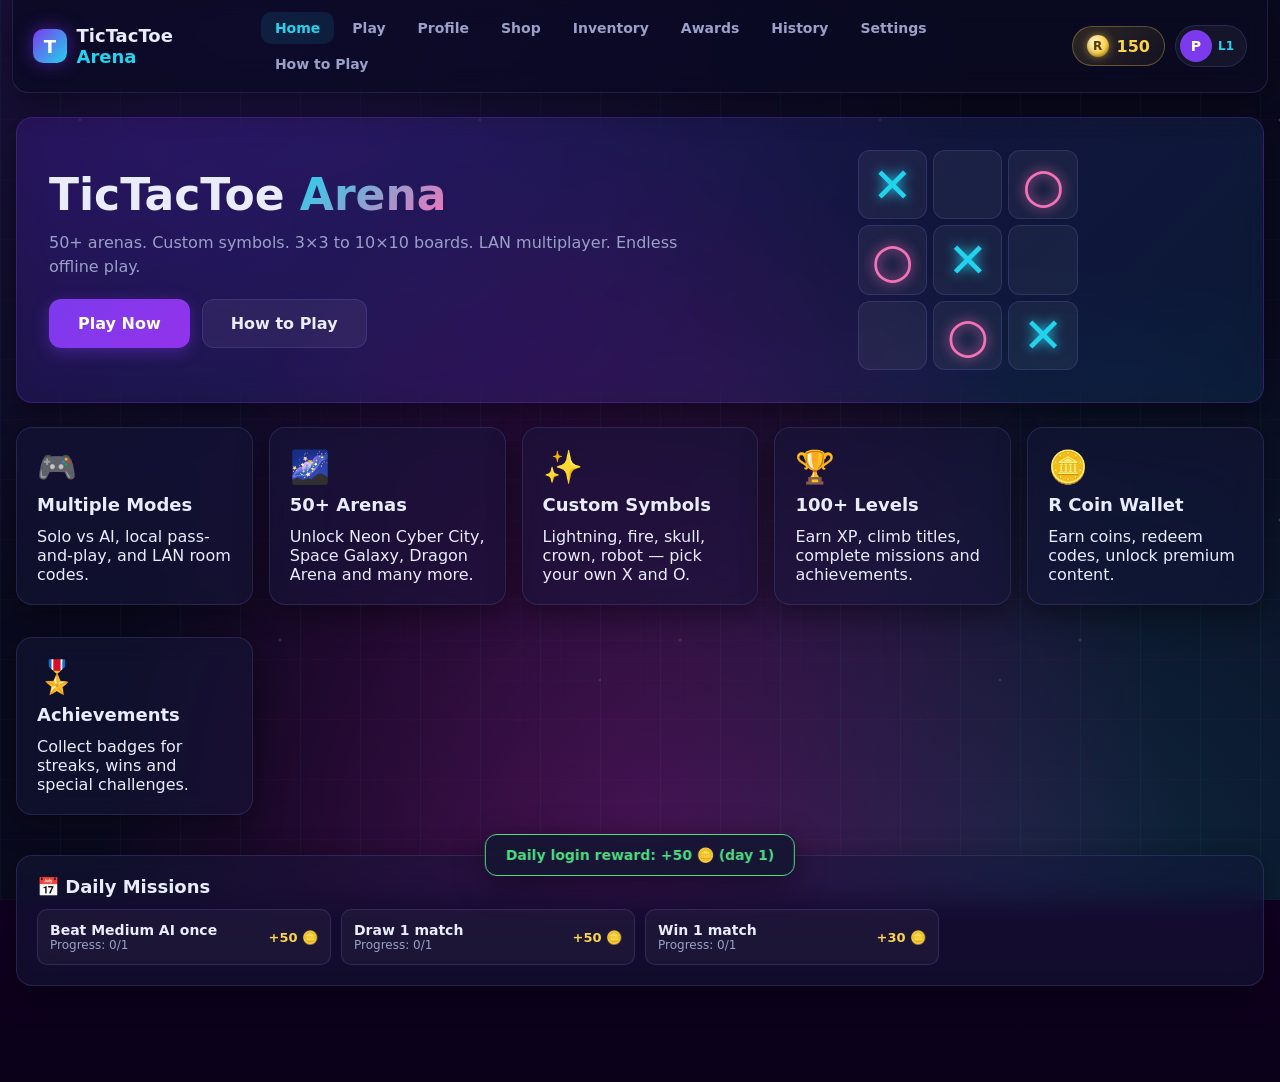
<file: static/index.html>
<!DOCTYPE html>
<html lang="en" data-theme="default">
<head>
  <meta charset="UTF-8" />
  <meta name="viewport" content="width=device-width, initial-scale=1.0, maximum-scale=1.0, user-scalable=no" />
  <meta name="theme-color" content="#0a0a1f" />
  <title>TicTacToe Arena — Ultimate Edition</title>
  <link rel="stylesheet" href="styles.css" />
  <link rel="icon" href="data:image/svg+xml,%3Csvg xmlns='http://www.w3.org/2000/svg' viewBox='0 0 32 32'%3E%3Ctext y='26' font-size='28'%3E%E2%9C%85%3C/text%3E%3C/svg%3E" />
</head>
<body data-arena="neon-cyber-city">
  <!-- Animated arena backdrop layers -->
  <div id="arena-backdrop" class="arena-backdrop" aria-hidden="true">
    <div class="backdrop-layer backdrop-stars"></div>
    <div class="backdrop-layer backdrop-glow"></div>
    <div class="backdrop-layer backdrop-grid"></div>
    <div class="backdrop-layer backdrop-fx"></div>
  </div>

  <!-- ============================= TOP NAV ============================= -->
  <header class="top-nav glass">
    <button class="nav-toggle" id="navToggle" aria-label="Toggle navigation">
      <span></span><span></span><span></span>
    </button>
    <a class="brand" href="#home">
      <span class="brand-mark">T</span>
      <span class="brand-text">TicTacToe <span class="accent">Arena</span></span>
    </a>
    <nav class="nav-links" id="navLinks">
      <a href="#home" data-route="home">Home</a>
      <a href="#play" data-route="play">Play</a>
      <a href="#profile" data-route="profile">Profile</a>
      <a href="#shop" data-route="shop">Shop</a>
      <a href="#inventory" data-route="inventory">Inventory</a>
      <a href="#achievements" data-route="achievements">Awards</a>
      <a href="#history" data-route="history">History</a>
      <a href="#settings" data-route="settings">Settings</a>
      <a href="#howto" data-route="howto">How to Play</a>
    </nav>
    <div class="nav-wallet">
      <button class="coin-pill" id="navCoinPill" title="Open wallet">
        <span class="coin-icon" aria-hidden="true">R</span>
        <span class="coin-amount" id="navCoinAmount">0</span>
      </button>
      <button class="avatar-chip" id="navAvatarChip" title="Open profile">
        <span class="avatar-mini" id="navAvatar">P</span>
        <span class="avatar-level" id="navLevel">L1</span>
      </button>
    </div>
  </header>

  <!-- ============================= MAIN ============================= -->
  <main id="app" class="app">

    <!-- =================== HOME =================== -->
    <section class="page active" id="page-home" data-page="home">
      <div class="hero glass">
        <div class="hero-text">
          <h1>TicTacToe <span class="accent">Arena</span></h1>
          <p class="hero-tag">50+ arenas. Custom symbols. 3×3 to 10×10 boards. LAN multiplayer. Endless offline play.</p>
          <div class="hero-cta">
            <button class="btn btn-primary btn-lg" data-go="play">Play Now</button>
            <button class="btn btn-ghost btn-lg" data-go="howto">How to Play</button>
          </div>
        </div>
        <div class="hero-board" aria-hidden="true">
          <div class="mini-board">
            <div class="mini-cell x">✕</div><div class="mini-cell"></div><div class="mini-cell o">○</div>
            <div class="mini-cell o">○</div><div class="mini-cell x">✕</div><div class="mini-cell"></div>
            <div class="mini-cell"></div><div class="mini-cell o">○</div><div class="mini-cell x">✕</div>
          </div>
        </div>
      </div>

      <div class="grid-cards">
        <div class="card glass feature" data-go="play">
          <div class="feature-icon">🎮</div>
          <h3>Multiple Modes</h3>
          <p>Solo vs AI, local pass-and-play, and LAN room codes.</p>
        </div>
        <div class="card glass feature" data-go="shop">
          <div class="feature-icon">🌌</div>
          <h3>50+ Arenas</h3>
          <p>Unlock Neon Cyber City, Space Galaxy, Dragon Arena and many more.</p>
        </div>
        <div class="card glass feature" data-go="shop">
          <div class="feature-icon">✨</div>
          <h3>Custom Symbols</h3>
          <p>Lightning, fire, skull, crown, robot — pick your own X and O.</p>
        </div>
        <div class="card glass feature" data-go="profile">
          <div class="feature-icon">🏆</div>
          <h3>100+ Levels</h3>
          <p>Earn XP, climb titles, complete missions and achievements.</p>
        </div>
        <div class="card glass feature" data-go="wallet">
          <div class="feature-icon">🪙</div>
          <h3>R Coin Wallet</h3>
          <p>Earn coins, redeem codes, unlock premium content.</p>
        </div>
        <div class="card glass feature" data-go="achievements">
          <div class="feature-icon">🎖️</div>
          <h3>Achievements</h3>
          <p>Collect badges for streaks, wins and special challenges.</p>
        </div>
      </div>

      <div class="card glass" id="dailyMissionsHome">
        <h3>📅 Daily Missions</h3>
        <div class="missions-grid" id="homeMissions"></div>
      </div>
    </section>

    <!-- =================== PLAY / MODE SELECT =================== -->
    <section class="page" id="page-play" data-page="play">
      <h2 class="page-title">Choose Your Match</h2>

      <div class="mode-cards">
        <button class="card glass mode-card" data-mode="solo">
          <div class="mode-emoji">🤖</div>
          <h3>Local Solo</h3>
          <p>Play vs AI — Easy / Medium / Hard / Impossible.</p>
        </button>
        <button class="card glass mode-card" data-mode="local">
          <div class="mode-emoji">👥</div>
          <h3>Local Multiplayer</h3>
          <p>Two players, one device. Pass-and-play.</p>
        </button>
        <button class="card glass mode-card" data-mode="code">
          <div class="mode-emoji">🔗</div>
          <h3>Join with Code</h3>
          <p>Create a 4-digit room. Same-LAN multiplayer via Python server.</p>
        </button>
      </div>

      <!-- Match setup panel -->
      <div class="card glass setup-panel" id="setupPanel">
        <h3 id="setupTitle">Match Setup</h3>
        <div class="setup-grid">
          <label class="field">
            <span>Board Size</span>
            <select id="setupBoardSize">
              <option value="3">3×3 — get 3 in a row</option>
              <option value="4">4×4 — 3 or 4 in a row</option>
              <option value="5">5×5 — 4 or 5 in a row</option>
              <option value="6">6×6 — 4 or 5 in a row</option>
              <option value="7">7×7 — 4, 5 or 6 in a row</option>
              <option value="8">8×8 — 5 or more in a row</option>
              <option value="9">9×9 — 5 or 6 in a row</option>
              <option value="10">10×10 — 5 or more in a row</option>
            </select>
          </label>
          <label class="field" id="winLenField">
            <span>Win Length</span>
            <select id="setupWinLen"></select>
          </label>
          <label class="field" id="difficultyField">
            <span>AI Difficulty</span>
            <select id="setupDifficulty">
              <option value="easy">Easy (random)</option>
              <option value="medium" selected>Medium (basic logic)</option>
              <option value="hard">Hard (strategic)</option>
              <option value="expert">Expert (deep search)</option>
              <option value="impossible">Impossible (minimax, 3×3 unbeatable)</option>
            </select>
          </label>
          <label class="field" id="aiSymbolField">
            <span>You play as</span>
            <select id="setupPlayerSymbol">
              <option value="X">X (goes first)</option>
              <option value="O">O (goes second)</option>
            </select>
          </label>
          <label class="field" id="p1Field">
            <span>Player 1 (X)</span>
            <input id="setupP1Name" type="text" maxlength="16" placeholder="Player 1" />
          </label>
          <label class="field" id="p2Field">
            <span>Player 2 (O)</span>
            <input id="setupP2Name" type="text" maxlength="16" placeholder="Player 2" />
          </label>
          <label class="field" id="roomField" style="display:none">
            <span>Room Code (4 digits)</span>
            <div class="room-input">
              <input id="setupRoomCode" type="text" inputmode="numeric" maxlength="4" placeholder="1234" />
              <button class="btn btn-ghost" id="joinRoomBtn">Join</button>
              <button class="btn btn-primary" id="createRoomBtn">Create</button>
            </div>
          </label>
          <label class="field" id="serverField" style="display:none">
            <span>Server URL</span>
            <input id="setupServerUrl" type="text" placeholder="ws://localhost:8000" value="ws://localhost:8000" />
          </label>
        </div>
        <div class="setup-actions">
          <button class="btn btn-primary btn-lg" id="startMatchBtn">Start Match</button>
        </div>
      </div>
    </section>

    <!-- =================== GAME BOARD =================== -->
    <section class="page" id="page-game" data-page="game">
      <div class="game-shell">
        <div class="game-topbar glass">
          <button class="btn btn-ghost" id="gameBackBtn">← Leave</button>
          <div class="game-mode-tag" id="gameModeTag">Solo</div>
          <button class="btn btn-ghost" id="gameSoundBtn" title="Toggle sound">🔊</button>
        </div>

        <div class="players-bar">
          <div class="player-card glass" id="playerCardX">
            <span class="player-symbol x">X</span>
            <div class="player-meta">
              <span class="player-name" id="playerNameX">Player 1</span>
              <span class="player-score" id="playerScoreX">0</span>
            </div>
          </div>
          <div class="vs">VS</div>
          <div class="player-card glass" id="playerCardO">
            <span class="player-symbol o">O</span>
            <div class="player-meta">
              <span class="player-name" id="playerNameO">Player 2</span>
              <span class="player-score" id="playerScoreO">0</span>
            </div>
          </div>
        </div>

        <div class="turn-banner glass" id="turnBanner">X's turn</div>

        <div class="board-wrap">
          <div class="board" id="board"></div>
        </div>

        <div class="game-controls">
          <button class="btn btn-ghost" id="undoBtn">↶ Undo</button>
          <button class="btn btn-primary" id="rematchBtn">⟳ Rematch</button>
          <button class="btn btn-ghost" id="pauseBtn">⏸ Pause</button>
          <button class="btn btn-ghost" id="rulesBtn">Rules</button>
        </div>

        <div class="game-result hidden glass" id="gameResult">
          <h2 id="resultTitle">Result</h2>
          <p id="resultDetail"></p>
          <div class="reward-line" id="rewardLine"></div>
          <button class="btn btn-primary" id="resultRematch">Play Again</button>
          <button class="btn btn-ghost" id="resultHome">Home</button>
        </div>
      </div>
    </section>

    <!-- =================== PROFILE =================== -->
    <section class="page" id="page-profile" data-page="profile">
      <div class="profile-header glass">
        <div class="banner" id="profileBanner"></div>
        <div class="profile-head">
          <div class="avatar-wrap">
            <div class="avatar" id="profileAvatar">P</div>
            <div class="avatar-frame" id="profileFrame"></div>
          </div>
          <div class="profile-id">
            <h2 id="profileName">Player</h2>
            <div class="profile-title" id="profileTitle">Beginner · L1</div>
            <div class="profile-xp">
              <div class="xp-bar"><div class="xp-fill" id="xpFill"></div></div>
              <span class="xp-text" id="xpText">0 / 100 XP</span>
            </div>
          </div>
          <button class="btn btn-primary" id="customizeProfileBtn">Customize</button>
        </div>
      </div>

      <div class="profile-stats">
        <div class="card glass stat"><div class="stat-val" id="statMatches">0</div><div class="stat-lbl">Matches</div></div>
        <div class="card glass stat"><div class="stat-val" id="statWins">0</div><div class="stat-lbl">Wins</div></div>
        <div class="card glass stat"><div class="stat-val" id="statLosses">0</div><div class="stat-lbl">Losses</div></div>
        <div class="card glass stat"><div class="stat-val" id="statDraws">0</div><div class="stat-lbl">Draws</div></div>
        <div class="card glass stat"><div class="stat-val" id="statWinRate">0%</div><div class="stat-lbl">Win Rate</div></div>
        <div class="card glass stat"><div class="stat-val" id="statStreak">0</div><div class="stat-lbl">Streak</div></div>
        <div class="card glass stat"><div class="stat-val" id="statBestStreak">0</div><div class="stat-lbl">Best Streak</div></div>
        <div class="card glass stat"><div class="stat-val" id="statCoins">0</div><div class="stat-lbl">R Coins</div></div>
      </div>

      <div class="card glass">
        <h3>Equipped</h3>
        <div class="equipped-row">
          <div class="equipped"><span>Favorite Arena:</span> <b id="equippedArena">Neon Cyber City</b></div>
          <div class="equipped"><span>X Symbol:</span> <b id="equippedX">Classic X</b></div>
          <div class="equipped"><span>O Symbol:</span> <b id="equippedO">Classic O</b></div>
          <div class="equipped"><span>Avatar Frame:</span> <b id="equippedFrame">Default</b></div>
        </div>
      </div>

      <div class="card glass">
        <h3>Recent Matches</h3>
        <div id="profileRecent" class="recent-list"></div>
      </div>
    </section>

    <!-- =================== PROFILE CUSTOMIZE =================== -->
    <section class="page" id="page-customize" data-page="customize">
      <h2 class="page-title">Profile Customization</h2>
      <div class="card glass">
        <div class="customize-grid">
          <label class="field"><span>Username</span><input id="custName" type="text" maxlength="16" /></label>
          <label class="field"><span>Avatar Letter</span><input id="custAvatar" type="text" maxlength="2" /></label>
          <label class="field"><span>Avatar Color</span><input id="custAvatarColor" type="color" /></label>
          <label class="field"><span>Banner Color 1</span><input id="custBanner1" type="color" /></label>
          <label class="field"><span>Banner Color 2</span><input id="custBanner2" type="color" /></label>
        </div>
        <h4>Avatar Frames</h4>
        <div class="shop-grid" id="frameGrid"></div>
      </div>
      <button class="btn btn-primary" id="saveCustomizeBtn">Save</button>
      <button class="btn btn-ghost" data-go="profile">Back</button>
    </section>

    <!-- =================== WALLET =================== -->
    <section class="page" id="page-wallet" data-page="wallet">
      <h2 class="page-title">R Coin Wallet</h2>
      <div class="card glass wallet-hero">
        <div class="wallet-coin-big" id="walletCoinBig">0</div>
        <div class="wallet-sub" id="walletSub">R Coins</div>
        <div class="wallet-actions">
          <button class="btn btn-primary" id="redeemBtn">🎁 Redeem Code</button>
          <button class="btn btn-ghost" data-go="shop">Shop</button>
        </div>
      </div>

      <div class="card glass">
        <h3>📊 Transaction History</h3>
        <div class="tx-list" id="txList"></div>
      </div>

      <div class="card glass">
        <h3>🎁 Redeemed Codes</h3>
        <div class="tx-list" id="redeemedList"></div>
      </div>
    </section>

    <!-- =================== SHOP =================== -->
    <section class="page" id="page-shop" data-page="shop">
      <h2 class="page-title">Shop</h2>
      <div class="shop-tabs">
        <button class="tab active" data-shop-tab="arenas">Arenas</button>
        <button class="tab" data-shop-tab="symbols">X / O Symbols</button>
        <button class="tab" data-shop-tab="frames">Avatar Frames</button>
      </div>
      <div class="card glass shop-search">
        <input type="text" id="shopSearch" placeholder="Search items..." />
        <label class="field inline"><input type="checkbox" id="shopOwnedOnly" /> Owned only</label>
        <label class="field inline"><input type="checkbox" id="shopLockedOnly" /> Locked only</label>
      </div>
      <div class="shop-grid" id="shopGrid"></div>
    </section>

    <!-- =================== INVENTORY =================== -->
    <section class="page" id="page-inventory" data-page="inventory">
      <h2 class="page-title">Inventory</h2>
      <div class="shop-tabs">
        <button class="tab active" data-inv-tab="arenas">Arenas</button>
        <button class="tab" data-inv-tab="symbols">Symbols</button>
        <button class="tab" data-inv-tab="frames">Frames</button>
      </div>
      <div class="shop-grid" id="invGrid"></div>
    </section>

    <!-- =================== ACHIEVEMENTS =================== -->
    <section class="page" id="page-achievements" data-page="achievements">
      <h2 class="page-title">Achievements</h2>
      <div class="progress-summary glass">
        <span id="achSummary">0 / 0 unlocked</span>
        <div class="xp-bar"><div class="xp-fill" id="achFill"></div></div>
      </div>
      <div class="shop-grid" id="achGrid"></div>
    </section>

    <!-- =================== HISTORY =================== -->
    <section class="page" id="page-history" data-page="history">
      <h2 class="page-title">Match History</h2>
      <div class="card glass">
        <div id="historyList" class="history-list"></div>
        <button class="btn btn-ghost" id="clearHistoryBtn">Clear History</button>
      </div>
    </section>

    <!-- =================== SETTINGS =================== -->
    <section class="page" id="page-settings" data-page="settings">
      <h2 class="page-title">Settings</h2>
      <div class="card glass">
        <h3>Audio & Feedback</h3>
        <label class="setting-row"><span>Sound effects</span><input type="checkbox" id="setSound" /></label>
        <label class="setting-row"><span>Haptic feedback</span><input type="checkbox" id="setHaptic" /></label>
        <label class="setting-row"><span>Animations</span><input type="range" id="setAnimLevel" min="0" max="2" /></label>
        <label class="setting-row"><span>Reduced motion</span><input type="checkbox" id="setReducedMotion" /></label>
      </div>
      <div class="card glass">
        <h3>Data</h3>
        <p class="muted">All data is stored in your browser's localStorage. Clearing your browser data will reset your progress.</p>
        <button class="btn btn-ghost" id="exportDataBtn">Export Save (JSON)</button>
        <button class="btn btn-ghost" id="importDataBtn">Import Save</button>
        <input type="file" id="importFile" accept="application/json" hidden />
        <button class="btn btn-danger" id="resetDataBtn">Reset All Data</button>
      </div>
    </section>

    <!-- =================== HOW TO PLAY =================== -->
    <section class="page" id="page-howto" data-page="howto">
      <h2 class="page-title">How to Play</h2>
      <div class="card glass prose">
        <h3>Goal</h3>
        <p>Get your symbols in a row — horizontal, vertical, or diagonal — and reach the win length for the chosen board size before your opponent.</p>
        <h3>Board Sizes & Win Length</h3>
        <ul>
          <li><b>3×3</b> — get 3 in a row (classic).</li>
          <li><b>4×4</b> — choose 3 or 4 in a row.</li>
          <li><b>5×5</b> — choose 4 or 5 in a row.</li>
          <li><b>6×6</b> — 4 or 5 in a row.</li>
          <li><b>7×7</b> — 4, 5 or 6 in a row.</li>
          <li><b>8×8</b> — 5 or more in a row.</li>
          <li><b>9×9</b> — 5 or 6 in a row.</li>
          <li><b>10×10</b> — 5 or more in a row.</li>
        </ul>
        <h3>Game Modes</h3>
        <ul>
          <li><b>Local Solo</b> — vs AI with 5 difficulty levels.</li>
          <li><b>Local Multiplayer</b> — pass-and-play on one device.</li>
          <li><b>Join with Code</b> — same-LAN multiplayer. Run the Python server, share the 4-digit code, both devices connect.</li>
        </ul>
        <h3>AI Difficulty</h3>
        <ul>
          <li><b>Easy</b> — random moves.</li>
          <li><b>Medium</b> — basic win/block logic.</li>
          <li><b>Hard</b> — strategic with lookahead.</li>
          <li><b>Expert</b> — deeper search with heuristics.</li>
          <li><b>Impossible</b> — full minimax with alpha-beta. Unbeatable on 3×3. On larger boards it uses bounded depth search and is strong but not literally unbeatable.</li>
        </ul>
        <h3>R Coins</h3>
        <p>Earn coins by winning matches and completing missions. Smaller rewards for draws. Use coins to unlock arenas, symbols and avatar frames. Redeem codes for bonus coins.</p>
        <h3>Redeem Codes</h3>
        <ul>
          <li><code>RABBi</code> — Unlimited R Coins mode (local profile only).</li>
          <li><code>WELCOME100</code> — 100 R Coins (once).</li>
          <li><code>ARENA500</code> — 500 R Coins (once).</li>
          <li><code>STARTER250</code> — 250 R Coins (once).</li>
        </ul>
        <p class="muted">Codes are case-insensitive. <b>RABBi</b> must be spelled exactly. Codes are not secure against someone editing their browser data — that's fine for an offline single-player game.</p>
        <h3>LAN Multiplayer Setup</h3>
        <ol>
          <li>Run <code>python app.py</code> on the host computer.</li>
          <li>Find the host's local IP (e.g. <code>192.168.1.10</code>).</li>
          <li>On the other device, set the server URL to <code>ws://192.168.1.10:8000</code> and join with the 4-digit code.</li>
          <li>Both devices must be on the same Wi-Fi/LAN. This is NOT cross-internet multiplayer.</li>
        </ol>
      </div>
    </section>
  </main>

  <!-- ============================= MODALS ============================= -->
  <div class="modal-backdrop hidden" id="modalBackdrop">
    <div class="modal glass" id="modal">
      <button class="modal-close" id="modalClose">✕</button>
      <div id="modalContent"></div>
    </div>
  </div>

  <!-- Toast -->
  <div class="toast-wrap" id="toastWrap"></div>

  <!-- Coin sparkle layer -->
  <div class="coin-fx-layer" id="coinFxLayer" aria-hidden="true"></div>

  <!-- ============================= SCRIPTS ============================= -->
  <script src="data.js"></script>
  <script src="store.js"></script>
  <script src="game.js"></script>
  <script src="net.js"></script>
  <script src="app.js"></script>
</body>
</html>
</file>
<file: static/styles.css>
/* =========================================================
   TicTacToe Arena — Ultimate Edition
   Premium dark gaming UI · 50+ arena themes · responsive
   ========================================================= */

/* ---------- CSS Reset ---------- */
*, *::before, *::after { box-sizing: border-box; margin: 0; padding: 0; }
html { -webkit-text-size-adjust: 100%; }
button { font: inherit; cursor: pointer; border: none; background: none; color: inherit; }
input, select, textarea { font: inherit; color: inherit; }
a { color: inherit; text-decoration: none; }
img { max-width: 100%; display: block; }

/* ---------- Theme tokens ---------- */
:root {
  --bg-0: #05060f;
  --bg-1: #0a0a1f;
  --bg-2: #11122b;
  --bg-3: #1a1c3a;
  --panel: rgba(20, 22, 50, 0.55);
  --panel-strong: rgba(20, 22, 50, 0.85);
  --panel-border: rgba(140, 130, 255, 0.18);
  --text: #e9ecff;
  --text-dim: #9aa0c8;
  --text-mute: #6b7099;
  --accent: #7c3aed;       /* purple */
  --accent-2: #22d3ee;     /* cyan */
  --accent-3: #4ade80;     /* electric green */
  --accent-4: #f472b6;     /* pink */
  --warn: #fbbf24;
  --danger: #ef4444;
  --gold: #fcd34d;
  --radius: 16px;
  --radius-sm: 10px;
  --radius-lg: 24px;
  --shadow: 0 8px 32px rgba(0, 0, 0, 0.45);
  --glow: 0 0 24px rgba(124, 58, 237, 0.45);
  --transition: 200ms cubic-bezier(0.4, 0, 0.2, 1);
  --font: "Inter", "Segoe UI", system-ui, -apple-system, BlinkMacSystemFont, "Helvetica Neue", Arial, "Noto Sans", "Noto Sans SC", sans-serif;
  --font-mono: "JetBrains Mono", "Fira Code", "Consolas", monospace;
  --board-line: rgba(255, 255, 255, 0.12);
  --cell-bg: rgba(255, 255, 255, 0.04);
  --cell-hover: rgba(255, 255, 255, 0.09);
}

/* ---------- Body ---------- */
body {
  font-family: var(--font);
  background: var(--bg-1);
  color: var(--text);
  min-height: 100vh;
  overflow-x: hidden;
  position: relative;
  -webkit-font-smoothing: antialiased;
  -moz-osx-font-smoothing: grayscale;
}

/* Animated arena backdrop */
.arena-backdrop {
  position: fixed; inset: 0; z-index: -1;
  overflow: hidden;
  background: var(--bg-1);
  transition: background 600ms ease;
}
.backdrop-layer { position: absolute; inset: 0; }
.backdrop-stars {
  background-image:
    radial-gradient(2px 2px at 20% 30%, rgba(255,255,255,0.6), transparent),
    radial-gradient(1px 1px at 80% 20%, rgba(255,255,255,0.4), transparent),
    radial-gradient(1.5px 1.5px at 50% 70%, rgba(255,255,255,0.5), transparent),
    radial-gradient(1px 1px at 30% 80%, rgba(255,255,255,0.3), transparent),
    radial-gradient(2px 2px at 70% 60%, rgba(255,255,255,0.4), transparent);
  background-size: 400px 400px;
  animation: drift 60s linear infinite;
  opacity: 0.5;
}
.backdrop-glow {
  background: radial-gradient(ellipse at 20% 0%, rgba(124, 58, 237, 0.18), transparent 50%),
              radial-gradient(ellipse at 80% 100%, rgba(34, 211, 238, 0.15), transparent 50%);
}
.backdrop-grid {
  background-image:
    linear-gradient(rgba(124, 58, 237, 0.04) 1px, transparent 1px),
    linear-gradient(90deg, rgba(124, 58, 237, 0.04) 1px, transparent 1px);
  background-size: 40px 40px;
  mask-image: radial-gradient(ellipse at center, black 30%, transparent 70%);
  -webkit-mask-image: radial-gradient(ellipse at center, black 30%, transparent 70%);
}
.backdrop-fx {
  background:
    radial-gradient(circle at var(--mx, 50%) var(--my, 50%), rgba(124, 58, 237, 0.12), transparent 30%);
  transition: background 200ms ease;
}
@keyframes drift { from { background-position: 0 0; } to { background-position: 400px 400px; } }

/* ---------- Glass panels ---------- */
.glass {
  background: var(--panel);
  backdrop-filter: blur(14px) saturate(140%);
  -webkit-backdrop-filter: blur(14px) saturate(140%);
  border: 1px solid var(--panel-border);
  border-radius: var(--radius);
  box-shadow: var(--shadow);
}

/* ---------- Top nav ---------- */
.top-nav {
  position: sticky; top: 0; z-index: 50;
  display: flex; align-items: center; gap: 16px;
  padding: 12px 20px;
  border-radius: 0 0 var(--radius) var(--radius);
  margin: 0 12px 0;
  background: rgba(10, 10, 31, 0.78);
  border-top: none;
}
.brand { display: flex; align-items: center; gap: 10px; font-weight: 800; font-size: 18px; }
.brand-mark {
  width: 34px; height: 34px;
  display: grid; place-items: center;
  background: linear-gradient(135deg, var(--accent), var(--accent-2));
  border-radius: 10px; font-weight: 900; color: white;
  box-shadow: 0 0 18px rgba(124, 58, 237, 0.5);
}
.brand-text .accent { color: var(--accent-2); }
.nav-links { display: flex; gap: 4px; flex-wrap: wrap; margin-left: 8px; }
.nav-links a {
  padding: 8px 14px; border-radius: 10px;
  color: var(--text-dim); font-size: 14px; font-weight: 600;
  transition: var(--transition);
}
.nav-links a:hover { color: var(--text); background: rgba(255,255,255,0.06); }
.nav-links a.active { color: var(--accent-2); background: rgba(34, 211, 238, 0.1); }
.nav-wallet { margin-left: auto; display: flex; gap: 10px; align-items: center; }
.coin-pill {
  display: flex; align-items: center; gap: 8px;
  padding: 8px 14px; border-radius: 999px;
  background: linear-gradient(135deg, rgba(252, 211, 77, 0.15), rgba(252, 211, 77, 0.05));
  border: 1px solid rgba(252, 211, 77, 0.3);
  font-weight: 700; color: var(--gold);
  transition: var(--transition);
}
.coin-pill:hover { transform: translateY(-1px); box-shadow: 0 4px 16px rgba(252, 211, 77, 0.3); }
.coin-icon {
  width: 22px; height: 22px;
  display: grid; place-items: center;
  background: radial-gradient(circle at 30% 30%, #fff4c4, #fcd34d 60%, #b8860b);
  border-radius: 50%; color: #5a3a00;
  font-weight: 900; font-size: 12px;
  box-shadow: inset 0 -2px 4px rgba(0,0,0,0.3), 0 0 8px rgba(252, 211, 77, 0.5);
}
.avatar-chip {
  display: flex; align-items: center; gap: 6px;
  padding: 4px 12px 4px 4px; border-radius: 999px;
  background: rgba(255,255,255,0.05);
  border: 1px solid var(--panel-border);
  transition: var(--transition);
}
.avatar-chip:hover { background: rgba(255,255,255,0.1); }
.avatar-mini {
  width: 32px; height: 32px; border-radius: 50%;
  display: grid; place-items: center;
  background: linear-gradient(135deg, var(--accent), var(--accent-4));
  font-weight: 800; font-size: 14px; color: white;
}
.avatar-level {
  font-size: 12px; font-weight: 700; color: var(--accent-2);
}

.nav-toggle { display: none; flex-direction: column; gap: 4px; padding: 8px; }
.nav-toggle span { width: 22px; height: 2px; background: var(--text); border-radius: 2px; transition: var(--transition); }

/* ---------- App layout ---------- */
.app { padding: 24px 16px 80px; max-width: 1280px; margin: 0 auto; }
.page { display: none; animation: fadeIn 300ms ease; }
.page.active { display: block; }
@keyframes fadeIn { from { opacity: 0; transform: translateY(8px); } to { opacity: 1; transform: none; } }

.page-title {
  font-size: 28px; font-weight: 800; margin-bottom: 16px;
  background: linear-gradient(135deg, var(--accent-2), var(--accent));
  -webkit-background-clip: text; background-clip: text; color: transparent;
}

/* ---------- Buttons ---------- */
.btn {
  padding: 10px 18px; border-radius: 10px;
  font-weight: 700; font-size: 14px;
  display: inline-flex; align-items: center; gap: 8px;
  transition: var(--transition);
  border: 1px solid transparent;
}
.btn:active { transform: scale(0.97); }
.btn-primary {
  background: linear-gradient(135deg, var(--accent), #9333ea);
  color: white;
  box-shadow: 0 4px 16px rgba(124, 58, 237, 0.4);
}
.btn-primary:hover { box-shadow: 0 6px 22px rgba(124, 58, 237, 0.6); transform: translateY(-1px); }
.btn-ghost { background: rgba(255,255,255,0.06); border-color: var(--panel-border); color: var(--text); }
.btn-ghost:hover { background: rgba(255,255,255,0.12); }
.btn-danger { background: rgba(239, 68, 68, 0.15); border-color: rgba(239, 68, 68, 0.4); color: #fca5a5; }
.btn-danger:hover { background: rgba(239, 68, 68, 0.25); }
.btn-lg { padding: 14px 28px; font-size: 16px; border-radius: 12px; }
.btn:disabled { opacity: 0.4; cursor: not-allowed; }

/* ---------- Cards ---------- */
.card { padding: 20px; border-radius: var(--radius); margin-bottom: 16px; }
.card h3 { margin-bottom: 12px; font-size: 18px; }
.card h4 { margin: 16px 0 8px; font-size: 15px; color: var(--text-dim); }
.card.feature { cursor: pointer; transition: var(--transition); }
.card.feature:hover { transform: translateY(-4px); border-color: var(--accent-2); box-shadow: 0 12px 32px rgba(34, 211, 238, 0.2); }
.feature-icon { font-size: 32px; margin-bottom: 8px; }
.grid-cards {
  display: grid; gap: 16px;
  grid-template-columns: repeat(auto-fill, minmax(220px, 1fr));
  margin: 24px 0;
}

/* ---------- Hero ---------- */
.hero {
  display: grid; grid-template-columns: 1.2fr 1fr;
  gap: 24px; align-items: center;
  padding: 32px; margin-bottom: 24px;
  background: linear-gradient(135deg, rgba(124, 58, 237, 0.15), rgba(34, 211, 238, 0.08));
  border-color: rgba(124, 58, 237, 0.3);
}
.hero h1 { font-size: 44px; font-weight: 900; line-height: 1.05; margin-bottom: 12px; }
.hero h1 .accent { background: linear-gradient(135deg, var(--accent-2), var(--accent-4)); -webkit-background-clip: text; background-clip: text; color: transparent; }
.hero-tag { color: var(--text-dim); font-size: 16px; margin-bottom: 20px; line-height: 1.5; }
.hero-cta { display: flex; gap: 12px; flex-wrap: wrap; }
.hero-board { display: grid; place-items: center; }
.mini-board {
  display: grid; grid-template-columns: repeat(3, 1fr);
  gap: 6px; width: 220px; height: 220px;
}
.mini-cell {
  background: rgba(255,255,255,0.05);
  border: 1px solid var(--panel-border);
  border-radius: 12px;
  display: grid; place-items: center;
  font-size: 48px; font-weight: 900;
  animation: pop 0.4s ease;
}
.mini-cell.x { color: var(--accent-2); text-shadow: 0 0 12px var(--accent-2); }
.mini-cell.o { color: var(--accent-4); text-shadow: 0 0 12px var(--accent-4); }
@keyframes pop { from { transform: scale(0.5); opacity: 0; } to { transform: scale(1); opacity: 1; } }

/* ---------- Missions ---------- */
.missions-grid { display: grid; gap: 10px; grid-template-columns: repeat(auto-fill, minmax(260px, 1fr)); }
.mission {
  background: rgba(255,255,255,0.04);
  border: 1px solid var(--panel-border);
  border-radius: var(--radius-sm);
  padding: 12px;
  display: grid; grid-template-columns: 1fr auto; gap: 8px;
  align-items: center;
}
.mission-title { font-weight: 700; font-size: 14px; }
.mission-progress { color: var(--text-dim); font-size: 12px; }
.mission-reward { color: var(--gold); font-weight: 700; font-size: 13px; }
.mission.complete { border-color: var(--accent-3); background: rgba(74, 222, 128, 0.08); }
.mission-claim { background: var(--accent-3); color: #0a0a1f; padding: 6px 10px; border-radius: 8px; font-weight: 700; font-size: 12px; }

/* ---------- Mode cards ---------- */
.mode-cards { display: grid; grid-template-columns: repeat(auto-fit, minmax(220px, 1fr)); gap: 16px; margin-bottom: 20px; }
.mode-card { text-align: center; padding: 24px; cursor: pointer; transition: var(--transition); }
.mode-card:hover { transform: translateY(-4px); border-color: var(--accent-2); }
.mode-emoji { font-size: 48px; margin-bottom: 8px; }
.mode-card h3 { font-size: 18px; margin-bottom: 4px; }
.mode-card p { color: var(--text-dim); font-size: 13px; }

/* ---------- Setup panel ---------- */
.setup-grid {
  display: grid; gap: 14px;
  grid-template-columns: repeat(auto-fit, minmax(220px, 1fr));
  margin-bottom: 16px;
}
.field { display: flex; flex-direction: column; gap: 6px; font-size: 13px; }
.field > span { color: var(--text-dim); font-weight: 600; }
.field input, .field select {
  padding: 10px 12px; border-radius: 10px;
  background: rgba(0,0,0,0.3);
  border: 1px solid var(--panel-border);
  color: var(--text);
  outline: none; transition: var(--transition);
}
.field input:focus, .field select:focus { border-color: var(--accent-2); box-shadow: 0 0 0 3px rgba(34, 211, 238, 0.15); }
.field.inline { flex-direction: row; align-items: center; gap: 8px; }
.room-input { display: flex; gap: 6px; }
.room-input input { flex: 1; min-width: 0; }
.setup-actions { display: flex; justify-content: center; }

/* ---------- Game shell ---------- */
.game-shell { max-width: 900px; margin: 0 auto; display: flex; flex-direction: column; gap: 16px; }
.game-topbar {
  display: flex; align-items: center; justify-content: space-between;
  padding: 12px 16px;
}
.game-mode-tag {
  font-weight: 700; color: var(--accent-2);
  text-transform: uppercase; letter-spacing: 1px; font-size: 13px;
}
.players-bar {
  display: grid; grid-template-columns: 1fr auto 1fr; gap: 12px; align-items: center;
}
.player-card {
  padding: 14px; display: flex; align-items: center; gap: 12px;
  transition: var(--transition);
}
.player-card.active { border-color: var(--accent-2); box-shadow: 0 0 20px rgba(34, 211, 238, 0.3); }
.player-card:nth-child(3) { flex-direction: row-reverse; text-align: right; }
.player-symbol {
  width: 44px; height: 44px;
  display: grid; place-items: center;
  border-radius: 12px;
  font-size: 24px; font-weight: 900;
  background: rgba(255,255,255,0.05);
  border: 1px solid var(--panel-border);
}
.player-symbol.x { color: var(--accent-2); }
.player-symbol.o { color: var(--accent-4); }
.player-meta { display: flex; flex-direction: column; }
.player-name { font-weight: 700; font-size: 14px; }
.player-score { font-size: 22px; font-weight: 900; color: var(--gold); }
.vs { font-weight: 800; color: var(--text-mute); font-size: 14px; }

.turn-banner {
  padding: 10px 16px; text-align: center;
  font-weight: 700; letter-spacing: 1px;
  background: rgba(124, 58, 237, 0.15);
  border-color: rgba(124, 58, 237, 0.4);
}

.board-wrap { display: grid; place-items: center; padding: 8px; }
.board {
  display: grid; gap: 6px;
  width: min(92vw, 560px); aspect-ratio: 1;
  padding: 10px; border-radius: var(--radius);
  background: rgba(0,0,0,0.3);
  border: 1px solid var(--panel-border);
  position: relative;
}
.cell {
  background: var(--cell-bg);
  border: 1px solid var(--board-line);
  border-radius: 10px;
  display: grid; place-items: center;
  font-size: clamp(20px, 6vw, 48px);
  font-weight: 900;
  cursor: pointer;
  transition: background 150ms ease, transform 150ms ease;
  position: relative;
  user-select: none;
  -webkit-tap-highlight-color: transparent;
}
.cell:hover:not(.filled):not(.disabled) { background: var(--cell-hover); transform: scale(1.02); }
.cell.filled { cursor: default; }
.cell.disabled { cursor: not-allowed; }
.cell .mark { animation: markPop 0.25s ease; pointer-events: none; }
.cell.win { animation: winPulse 1s ease infinite; background: rgba(74, 222, 128, 0.18); border-color: var(--accent-3); }
.cell.win .mark { color: var(--accent-3) !important; }
@keyframes markPop { 0% { transform: scale(0.2) rotate(-30deg); opacity: 0; } 60% { transform: scale(1.15) rotate(5deg); } 100% { transform: scale(1) rotate(0); opacity: 1; } }
@keyframes winPulse { 0%, 100% { box-shadow: 0 0 0 0 rgba(74, 222, 128, 0.6); } 50% { box-shadow: 0 0 16px 4px rgba(74, 222, 128, 0.5); } }

.game-controls { display: flex; justify-content: center; gap: 10px; flex-wrap: wrap; }
.game-result {
  text-align: center; padding: 24px;
  border-color: var(--accent);
  animation: pop 0.4s ease;
}
.game-result h2 { font-size: 28px; margin-bottom: 8px; }
.game-result .reward-line { color: var(--gold); font-weight: 700; margin: 8px 0 16px; }
.game-result button { margin: 0 6px; }
.hidden { display: none !important; }

/* ---------- Profile ---------- */
.profile-header { overflow: hidden; padding: 0; }
.banner { height: 100px; background: linear-gradient(135deg, var(--accent), var(--accent-2)); }
.profile-head { display: flex; align-items: center; gap: 16px; padding: 20px; position: relative; }
.avatar-wrap { position: relative; width: 80px; height: 80px; flex-shrink: 0; margin-top: -30px; }
.avatar {
  width: 80px; height: 80px; border-radius: 50%;
  display: grid; place-items: center;
  background: linear-gradient(135deg, var(--accent), var(--accent-4));
  font-size: 32px; font-weight: 900; color: white;
  border: 3px solid var(--bg-1);
  position: relative; z-index: 1;
}
.avatar-frame {
  position: absolute; inset: -6px;
  border-radius: 50%;
  border: 3px solid var(--accent-2);
  pointer-events: none;
}
.profile-id { flex: 1; min-width: 0; }
.profile-id h2 { font-size: 22px; font-weight: 800; }
.profile-title { color: var(--accent-2); font-weight: 600; font-size: 13px; margin-bottom: 8px; }
.profile-xp { display: flex; align-items: center; gap: 10px; }
.xp-bar { flex: 1; height: 8px; background: rgba(255,255,255,0.1); border-radius: 4px; overflow: hidden; }
.xp-fill { height: 100%; background: linear-gradient(90deg, var(--accent-3), var(--accent-2)); border-radius: 4px; transition: width 600ms ease; }
.xp-text { font-size: 12px; color: var(--text-dim); white-space: nowrap; }

.profile-stats { display: grid; grid-template-columns: repeat(auto-fit, minmax(110px, 1fr)); gap: 12px; margin: 16px 0; }
.stat { text-align: center; padding: 16px 8px; }
.stat-val { font-size: 26px; font-weight: 900; color: var(--gold); }
.stat-lbl { font-size: 12px; color: var(--text-dim); margin-top: 4px; }

.equipped-row { display: grid; gap: 8px; grid-template-columns: repeat(auto-fit, minmax(200px, 1fr)); }
.equipped { font-size: 14px; }
.equipped span { color: var(--text-dim); }
.equipped b { color: var(--accent-2); }

.recent-list, .history-list, .tx-list { display: flex; flex-direction: column; gap: 8px; max-height: 320px; overflow-y: auto; }
.recent-item, .history-item, .tx-item {
  display: flex; justify-content: space-between; align-items: center;
  padding: 10px 12px; border-radius: 10px;
  background: rgba(255,255,255,0.04);
  border: 1px solid var(--panel-border);
  font-size: 13px;
}
.history-item .result-win { color: var(--accent-3); font-weight: 700; }
.history-item .result-loss { color: var(--danger); font-weight: 700; }
.history-item .result-draw { color: var(--warn); font-weight: 700; }
.tx-item .amount-pos { color: var(--accent-3); font-weight: 700; }
.tx-item .amount-neg { color: var(--danger); font-weight: 700; }
.muted { color: var(--text-mute); font-size: 13px; }

/* ---------- Customize ---------- */
.customize-grid { display: grid; gap: 12px; grid-template-columns: repeat(auto-fit, minmax(180px, 1fr)); margin-bottom: 16px; }
.customize-grid input[type="color"] { height: 42px; padding: 4px; }

/* ---------- Wallet ---------- */
.wallet-hero { text-align: center; padding: 32px; }
.wallet-coin-big {
  font-size: 56px; font-weight: 900;
  background: linear-gradient(135deg, var(--gold), #fff4c4);
  -webkit-background-clip: text; background-clip: text; color: transparent;
  display: inline-flex; align-items: center; gap: 12px;
}
.wallet-coin-big::before {
  content: ""; width: 48px; height: 48px;
  background: radial-gradient(circle at 30% 30%, #fff4c4, #fcd34d 60%, #b8860b);
  border-radius: 50%;
  display: inline-block;
  box-shadow: inset 0 -3px 6px rgba(0,0,0,0.3), 0 0 16px rgba(252, 211, 77, 0.6);
}
.wallet-sub { color: var(--text-dim); font-size: 14px; margin: 4px 0 16px; letter-spacing: 1px; }
.wallet-actions { display: flex; gap: 10px; justify-content: center; flex-wrap: wrap; }

/* ---------- Shop & Inventory ---------- */
.shop-tabs { display: flex; gap: 8px; margin-bottom: 16px; flex-wrap: wrap; }
.tab {
  padding: 8px 16px; border-radius: 10px;
  background: rgba(255,255,255,0.04);
  border: 1px solid var(--panel-border);
  font-weight: 700; font-size: 13px;
  color: var(--text-dim); transition: var(--transition);
}
.tab.active { background: var(--accent); color: white; border-color: transparent; }
.shop-search {
  display: flex; gap: 12px; align-items: center; padding: 12px;
  flex-wrap: wrap;
}
.shop-search input[type="text"] {
  flex: 1; min-width: 180px;
  padding: 10px 12px; border-radius: 10px;
  background: rgba(0,0,0,0.3);
  border: 1px solid var(--panel-border); color: var(--text);
}
.shop-grid {
  display: grid; gap: 14px;
  grid-template-columns: repeat(auto-fill, minmax(200px, 1fr));
  margin-top: 12px;
}
.shop-item {
  border-radius: var(--radius);
  background: var(--panel);
  border: 1px solid var(--panel-border);
  overflow: hidden;
  display: flex; flex-direction: column;
  transition: var(--transition);
  position: relative;
}
.shop-item:hover { transform: translateY(-3px); border-color: var(--accent-2); }
.shop-preview {
  height: 110px;
  display: grid; place-items: center;
  position: relative; overflow: hidden;
  font-size: 38px; font-weight: 900;
}
.shop-preview .preview-mark { font-size: 36px; }
.shop-info { padding: 12px; flex: 1; display: flex; flex-direction: column; gap: 6px; }
.shop-name { font-weight: 700; font-size: 14px; }
.shop-desc { color: var(--text-dim); font-size: 12px; line-height: 1.4; }
.shop-meta { display: flex; align-items: center; justify-content: space-between; gap: 8px; margin-top: auto; }
.rarity-tag {
  padding: 2px 8px; border-radius: 6px;
  font-size: 10px; font-weight: 800; text-transform: uppercase; letter-spacing: 1px;
}
.rarity-common { background: rgba(160,160,160,0.2); color: #cbd5e1; }
.rarity-rare { background: rgba(34, 211, 238, 0.2); color: var(--accent-2); }
.rarity-epic { background: rgba(168, 85, 247, 0.25); color: #c084fc; }
.rarity-legendary { background: rgba(252, 211, 77, 0.22); color: var(--gold); }
.rarity-mythic { background: linear-gradient(135deg, rgba(244, 114, 182, 0.3), rgba(252, 211, 77, 0.3)); color: #fff; }
.price-tag { display: flex; align-items: center; gap: 4px; color: var(--gold); font-weight: 700; font-size: 13px; }
.shop-actions { display: flex; gap: 6px; margin-top: 8px; }
.shop-actions .btn { flex: 1; padding: 8px; font-size: 12px; }
.shop-item.owned { border-color: var(--accent-3); }
.shop-item.equipped { border-color: var(--gold); box-shadow: 0 0 18px rgba(252, 211, 77, 0.25); }
.shop-item.locked .shop-preview { filter: grayscale(0.7) brightness(0.6); }
.lock-overlay {
  position: absolute; inset: 0;
  display: grid; place-items: center;
  background: rgba(0,0,0,0.55);
  font-size: 28px;
  backdrop-filter: blur(2px);
}

/* ---------- Achievements ---------- */
.progress-summary { padding: 14px 16px; margin-bottom: 16px; display: flex; flex-direction: column; gap: 8px; }
.progress-summary .xp-bar { height: 10px; }

/* ---------- Settings ---------- */
.setting-row {
  display: flex; align-items: center; justify-content: space-between;
  padding: 10px 0; border-bottom: 1px solid var(--panel-border);
}
.setting-row:last-child { border-bottom: none; }
.setting-row input[type="checkbox"] { width: 20px; height: 20px; accent-color: var(--accent); }
.setting-row input[type="range"] { width: 160px; accent-color: var(--accent); }
.prose { line-height: 1.6; }
.prose h3 { margin: 16px 0 6px; color: var(--accent-2); }
.prose p { margin-bottom: 8px; color: var(--text-dim); }
.prose ul, .prose ol { margin: 8px 0 12px 24px; color: var(--text-dim); }
.prose li { margin-bottom: 4px; }
.prose code { background: rgba(255,255,255,0.1); padding: 2px 6px; border-radius: 4px; font-family: var(--font-mono); color: var(--accent-2); }
.prose b { color: var(--text); }

/* ---------- Modal ---------- */
.modal-backdrop {
  position: fixed; inset: 0; z-index: 100;
  background: rgba(0,0,0,0.7);
  backdrop-filter: blur(4px);
  display: grid; place-items: center;
  padding: 20px;
  animation: fadeIn 200ms ease;
}
.modal {
  width: 100%; max-width: 460px;
  padding: 24px; position: relative;
  animation: pop 0.3s ease;
}
.modal h2 { font-size: 22px; margin-bottom: 12px; }
.modal h3 { margin-bottom: 8px; }
.modal p { color: var(--text-dim); margin-bottom: 12px; line-height: 1.5; }
.modal-close {
  position: absolute; top: 12px; right: 14px;
  width: 32px; height: 32px; border-radius: 50%;
  display: grid; place-items: center;
  background: rgba(255,255,255,0.08);
  font-size: 16px; transition: var(--transition);
}
.modal-close:hover { background: rgba(255,255,255,0.16); }
.modal .field { margin-bottom: 12px; }
.modal .btn { width: 100%; justify-content: center; margin-top: 6px; }
.redeem-input {
  font-family: var(--font-mono);
  font-size: 22px; letter-spacing: 4px;
  text-align: center; text-transform: uppercase;
  padding: 14px !important;
}
.code-list { display: flex; flex-direction: column; gap: 6px; margin-top: 8px; }
.code-list div { padding: 8px 12px; background: rgba(255,255,255,0.04); border-radius: 8px; font-family: var(--font-mono); font-size: 13px; }

/* ---------- Toast ---------- */
.toast-wrap {
  position: fixed; bottom: 24px; left: 50%; transform: translateX(-50%);
  z-index: 200; display: flex; flex-direction: column; gap: 8px;
  align-items: center; pointer-events: none;
}
.toast {
  padding: 12px 20px; border-radius: 12px;
  background: var(--panel-strong);
  border: 1px solid var(--panel-border);
  backdrop-filter: blur(20px);
  font-weight: 600; font-size: 14px;
  box-shadow: var(--shadow);
  animation: toastIn 0.3s ease;
  max-width: 90vw;
}
.toast.success { border-color: var(--accent-3); color: var(--accent-3); }
.toast.error { border-color: var(--danger); color: #fca5a5; }
.toast.info { border-color: var(--accent-2); color: var(--accent-2); }
@keyframes toastIn { from { transform: translateY(20px); opacity: 0; } to { transform: none; opacity: 1; } }

/* ---------- Coin sparkle ---------- */
.coin-fx-layer { position: fixed; inset: 0; pointer-events: none; z-index: 150; overflow: hidden; }
.coin-spark {
  position: absolute;
  width: 22px; height: 22px;
  background: radial-gradient(circle at 30% 30%, #fff4c4, #fcd34d 60%, #b8860b);
  border-radius: 50%;
  animation: sparkFly 1.1s ease-out forwards;
}
@keyframes sparkFly {
  0% { transform: translate(0, 0) scale(0.4); opacity: 1; }
  100% { transform: translate(var(--dx, 0), var(--dy, -120px)) scale(1.2); opacity: 0; }
}

/* ---------- Symbol mark styles (data-symbol attribute on .mark) ---------- */
.mark { font-family: var(--font); }
.mark[data-style="classic"] { font-weight: 900; }
.mark[data-style="neon"] { text-shadow: 0 0 8px currentColor, 0 0 16px currentColor; filter: drop-shadow(0 0 4px currentColor); }
.mark[data-style="lightning"] { font-weight: 900; transform: skewX(-8deg); }
.mark[data-style="fire"] { background: linear-gradient(180deg, #fef3c7, #f97316, #dc2626); -webkit-background-clip: text; background-clip: text; color: transparent; filter: drop-shadow(0 0 6px rgba(249, 115, 22, 0.6)); }
.mark[data-style="ice"] { background: linear-gradient(180deg, #e0f2fe, #38bdf8, #0284c7); -webkit-background-clip: text; background-clip: text; color: transparent; filter: drop-shadow(0 0 6px rgba(56, 189, 248, 0.6)); }
.mark[data-style="star"] { color: var(--gold); text-shadow: 0 0 12px var(--gold); }
.mark[data-style="moon"] { color: #e0e7ff; text-shadow: 0 0 12px #c7d2fe; }
.mark[data-style="diamond"] { background: linear-gradient(135deg, #67e8f9, #a5f3fc, #06b6d4); -webkit-background-clip: text; background-clip: text; color: transparent; }
.mark[data-style="heart"] { color: #f472b6; text-shadow: 0 0 8px #f472b6; }
.mark[data-style="skull"] { color: #e5e7eb; text-shadow: 0 0 8px #000; }
.mark[data-style="ghost"] { color: #cbd5e1; text-shadow: 0 0 10px rgba(203, 213, 225, 0.6); }
.mark[data-style="sword"] { color: #cbd5e1; text-shadow: 0 0 4px #94a3b8; }
.mark[data-style="shield"] { color: #fbbf24; text-shadow: 0 0 6px #f59e0b; }
.mark[data-style="crown"] { color: var(--gold); text-shadow: 0 0 10px var(--gold); }
.mark[data-style="ring"] { color: #fde68a; text-shadow: 0 0 8px #fbbf24; }
.mark[data-style="robot"] { color: #93c5fd; text-shadow: 0 0 6px #60a5fa; }
.mark[data-style="alien"] { color: #86efac; text-shadow: 0 0 8px #4ade80; }
.mark[data-style="flower"] { color: #f9a8d4; text-shadow: 0 0 6px #f472b6; }
.mark[data-style="butterfly"] { color: #c4b5fd; text-shadow: 0 0 6px #a78bfa; }
.mark[data-style="pixel"] { font-family: var(--font-mono); image-rendering: pixelated; }
.mark[data-style="golden"] { background: linear-gradient(135deg, #fef3c7, #fcd34d, #b8860b); -webkit-background-clip: text; background-clip: text; color: transparent; filter: drop-shadow(0 0 6px var(--gold)); }
.mark[data-style="holographic"] { background: linear-gradient(135deg, #f0abfc, #818cf8, #22d3ee, #4ade80); -webkit-background-clip: text; background-clip: text; color: transparent; animation: holoShift 3s linear infinite; background-size: 200% 200%; }
@keyframes holoShift { 0% { background-position: 0% 50%; } 100% { background-position: 200% 50%; } }
.mark[data-style="animated"] { animation: markPop 0.4s ease, floatMark 2s ease-in-out infinite; }
@keyframes floatMark { 0%, 100% { transform: translateY(0); } 50% { transform: translateY(-3px); } }

/* =========================================================
   50+ ARENA THEMES — applied via body[data-arena="..."]
   Each arena defines: --arena-bg (body bg), --arena-cell,
   --arena-line, --arena-x, --arena-o, --arena-glow, plus
   a unique animated backdrop for .backdrop-fx.
   ========================================================= */

/* Helper: arena-tinted board */
body[data-arena] .board { background: var(--arena-cell-bg, rgba(0,0,0,0.3)); border-color: var(--arena-line, var(--panel-border)); }
body[data-arena] .cell { background: var(--arena-cell, rgba(255,255,255,0.04)); border-color: var(--arena-line, var(--board-line)); }
body[data-arena] .cell:hover:not(.filled):not(.disabled) { background: var(--arena-cell-hover, rgba(255,255,255,0.09)); }
body[data-arena] .player-symbol.x, body[data-arena] .mark.x { color: var(--arena-x, var(--accent-2)); }
body[data-arena] .player-symbol.o, body[data-arena] .mark.o { color: var(--arena-o, var(--accent-4)); }
body[data-arena] .turn-banner { background: var(--arena-tint, rgba(124, 58, 237, 0.15)); border-color: var(--arena-line, var(--panel-border)); }

/* ---- 1. Neon Cyber City ---- */
body[data-arena="neon-cyber-city"] {
  --arena-bg: #0a0118;
  --arena-cell-bg: rgba(20, 0, 40, 0.6);
  --arena-cell: rgba(255, 0, 200, 0.06);
  --arena-cell-hover: rgba(255, 0, 200, 0.15);
  --arena-line: rgba(255, 0, 200, 0.35);
  --arena-x: #00fff0;
  --arena-o: #ff00d4;
  --arena-tint: rgba(255, 0, 200, 0.12);
  background: linear-gradient(180deg, #0a0118, #1a0033 60%, #0a0118);
}
body[data-arena="neon-cyber-city"] .backdrop-fx {
  background:
    repeating-linear-gradient(0deg, rgba(255,0,200,0.04) 0 1px, transparent 1px 60px),
    repeating-linear-gradient(90deg, rgba(0,255,240,0.04) 0 1px, transparent 1px 60px),
    radial-gradient(ellipse at 50% 100%, rgba(255, 0, 200, 0.25), transparent 60%);
}

/* ---- 2. Space Galaxy ---- */
body[data-arena="space-galaxy"] {
  --arena-bg: #020010;
  --arena-cell-bg: rgba(20, 10, 50, 0.6);
  --arena-cell: rgba(160, 130, 255, 0.06);
  --arena-cell-hover: rgba(160, 130, 255, 0.15);
  --arena-line: rgba(160, 130, 255, 0.3);
  --arena-x: #c4b5fd;
  --arena-o: #fbbf24;
  --arena-tint: rgba(124, 58, 237, 0.15);
  background: radial-gradient(ellipse at 30% 20%, #2a0a4a, #020010 70%);
}
body[data-arena="space-galaxy"] .backdrop-stars { opacity: 1; animation: drift 30s linear infinite; }

/* ---- 3. Minecraft-Inspired Block World ---- */
body[data-arena="block-world"] {
  --arena-bg: #1f3a1f;
  --arena-cell-bg: rgba(60, 100, 40, 0.5);
  --arena-cell: rgba(120, 180, 80, 0.1);
  --arena-cell-hover: rgba(120, 180, 80, 0.25);
  --arena-line: rgba(120, 180, 80, 0.4);
  --arena-x: #7cb342;
  --arena-o: #a1887f;
  --arena-tint: rgba(124, 179, 66, 0.15);
  background: linear-gradient(180deg, #4a7a30 0%, #1f3a1f 60%, #2a1a10 100%);
}
body[data-arena="block-world"] .backdrop-fx {
  background:
    repeating-linear-gradient(0deg, rgba(0,0,0,0.1) 0 32px, transparent 32px 64px),
    repeating-linear-gradient(90deg, rgba(0,0,0,0.1) 0 32px, transparent 32px 64px);
}

/* ---- 4. Underwater Ocean ---- */
body[data-arena="underwater-ocean"] {
  --arena-bg: #021526;
  --arena-cell-bg: rgba(10, 60, 100, 0.5);
  --arena-cell: rgba(100, 200, 255, 0.08);
  --arena-cell-hover: rgba(100, 200, 255, 0.2);
  --arena-line: rgba(100, 200, 255, 0.35);
  --arena-x: #22d3ee;
  --arena-o: #fde047;
  --arena-tint: rgba(34, 211, 238, 0.12);
  background: linear-gradient(180deg, #0a4a6e 0%, #021526 70%);
}
body[data-arena="underwater-ocean"] .backdrop-fx {
  background: radial-gradient(ellipse at 50% 0%, rgba(100,200,255,0.25), transparent 60%);
  animation: waveBg 8s ease-in-out infinite;
}
@keyframes waveBg { 0%, 100% { transform: translateY(0); } 50% { transform: translateY(8px); } }

/* ---- 5. Haunted Graveyard ---- */
body[data-arena="haunted-graveyard"] {
  --arena-bg: #0a0a0a;
  --arena-cell-bg: rgba(30, 20, 30, 0.7);
  --arena-cell: rgba(120, 100, 120, 0.06);
  --arena-cell-hover: rgba(180, 100, 200, 0.15);
  --arena-line: rgba(120, 100, 120, 0.3);
  --arena-x: #c084fc;
  --arena-o: #4ade80;
  --arena-tint: rgba(120, 100, 120, 0.15);
  background: linear-gradient(180deg, #1a0a1a, #0a0a0a 70%);
}
body[data-arena="haunted-graveyard"] .backdrop-fx {
  background: radial-gradient(circle at 30% 80%, rgba(180,100,200,0.15), transparent 40%),
              radial-gradient(circle at 70% 70%, rgba(74,222,128,0.1), transparent 40%);
  animation: fogDrift 12s ease-in-out infinite;
}
@keyframes fogDrift { 0%, 100% { opacity: 0.6; } 50% { opacity: 1; } }

/* ---- 6. Sakura Garden ---- */
body[data-arena="sakura-garden"] {
  --arena-bg: #2a0a1a;
  --arena-cell-bg: rgba(80, 20, 50, 0.5);
  --arena-cell: rgba(255, 182, 193, 0.1);
  --arena-cell-hover: rgba(255, 182, 193, 0.25);
  --arena-line: rgba(255, 182, 193, 0.4);
  --arena-x: #ff9eb5;
  --arena-o: #c4b5fd;
  --arena-tint: rgba(255, 158, 181, 0.15);
  background: linear-gradient(180deg, #ff9eb5 0%, #2a0a1a 50%);
}
body[data-arena="sakura-garden"] .backdrop-fx {
  background: radial-gradient(circle at 80% 20%, rgba(255,182,193,0.3), transparent 40%),
              radial-gradient(circle at 20% 70%, rgba(196,181,253,0.2), transparent 40%);
}

/* ---- 7. Lava Volcano ---- */
body[data-arena="lava-volcano"] {
  --arena-bg: #1a0500;
  --arena-cell-bg: rgba(60, 20, 0, 0.6);
  --arena-cell: rgba(255, 100, 0, 0.08);
  --arena-cell-hover: rgba(255, 100, 0, 0.2);
  --arena-line: rgba(255, 100, 0, 0.4);
  --arena-x: #f97316;
  --arena-o: #fde047;
  --arena-tint: rgba(249, 115, 22, 0.15);
  background: linear-gradient(180deg, #2a0a00, #1a0500 60%, #4a1500 100%);
}
body[data-arena="lava-volcano"] .backdrop-fx {
  background: radial-gradient(ellipse at 50% 100%, rgba(249, 115, 22, 0.5), transparent 60%);
  animation: lavaGlow 3s ease-in-out infinite alternate;
}
@keyframes lavaGlow { from { opacity: 0.5; } to { opacity: 1; } }

/* ---- 8. Ice Kingdom ---- */
body[data-arena="ice-kingdom"] {
  --arena-bg: #051a2a;
  --arena-cell-bg: rgba(20, 60, 100, 0.5);
  --arena-cell: rgba(200, 240, 255, 0.08);
  --arena-cell-hover: rgba(200, 240, 255, 0.2);
  --arena-line: rgba(200, 240, 255, 0.4);
  --arena-x: #93c5fd;
  --arena-o: #e0f2fe;
  --arena-tint: rgba(147, 197, 253, 0.15);
  background: linear-gradient(180deg, #0c4a6e 0%, #051a2a 60%);
}
body[data-arena="ice-kingdom"] .backdrop-fx {
  background: radial-gradient(ellipse at 50% 0%, rgba(200, 240, 255, 0.25), transparent 60%);
}

/* ---- 9. Football Stadium ---- */
body[data-arena="football-stadium"] {
  --arena-bg: #0a3a0a;
  --arena-cell-bg: rgba(20, 80, 20, 0.6);
  --arena-cell: rgba(255, 255, 255, 0.08);
  --arena-cell-hover: rgba(255, 255, 255, 0.2);
  --arena-line: rgba(255, 255, 255, 0.4);
  --arena-x: #fbbf24;
  --arena-o: #ffffff;
  --arena-tint: rgba(251, 191, 36, 0.15);
  background: linear-gradient(180deg, #14532d, #052e16);
}
body[data-arena="football-stadium"] .backdrop-fx {
  background:
    repeating-linear-gradient(90deg, rgba(255,255,255,0.05) 0 40px, transparent 40px 80px);
}

/* ---- 10. Retro Arcade ---- */
body[data-arena="retro-arcade"] {
  --arena-bg: #0a0014;
  --arena-cell-bg: rgba(40, 0, 60, 0.7);
  --arena-cell: rgba(255, 0, 200, 0.08);
  --arena-cell-hover: rgba(255, 0, 200, 0.2);
  --arena-line: rgba(255, 0, 200, 0.4);
  --arena-x: #00ffff;
  --arena-o: #ff00ff;
  --arena-tint: rgba(255, 0, 255, 0.15);
  background: linear-gradient(180deg, #1a0033, #0a0014 60%);
}
body[data-arena="retro-arcade"] .backdrop-fx {
  background:
    linear-gradient(180deg, transparent 0%, rgba(255,0,255,0.05) 50%, transparent 100%),
    repeating-linear-gradient(0deg, transparent 0 3px, rgba(0,255,255,0.04) 3px 4px);
  animation: scanlines 8s linear infinite;
}
@keyframes scanlines { from { background-position: 0 0; } to { background-position: 0 100px; } }

/* ---- 11. Desert Temple ---- */
body[data-arena="desert-temple"] {
  --arena-bg: #2a1a05;
  --arena-cell-bg: rgba(80, 50, 20, 0.6);
  --arena-cell: rgba(255, 200, 100, 0.08);
  --arena-cell-hover: rgba(255, 200, 100, 0.2);
  --arena-line: rgba(255, 200, 100, 0.4);
  --arena-x: #fbbf24;
  --arena-o: #fef3c7;
  --arena-tint: rgba(251, 191, 36, 0.15);
  background: linear-gradient(180deg, #92400e, #2a1a05 70%);
}

/* ---- 12. Candy Kingdom ---- */
body[data-arena="candy-kingdom"] {
  --arena-bg: #2a0a2a;
  --arena-cell-bg: rgba(80, 20, 80, 0.5);
  --arena-cell: rgba(255, 200, 240, 0.1);
  --arena-cell-hover: rgba(255, 200, 240, 0.25);
  --arena-line: rgba(255, 200, 240, 0.4);
  --arena-x: #f472b6;
  --arena-o: #c4b5fd;
  --arena-tint: rgba(244, 114, 182, 0.15);
  background: linear-gradient(135deg, #ec4899, #8b5cf6 50%, #2a0a2a);
}

/* ---- 13. Forest Adventure ---- */
body[data-arena="forest-adventure"] {
  --arena-bg: #0a1a0a;
  --arena-cell-bg: rgba(20, 50, 20, 0.6);
  --arena-cell: rgba(140, 220, 100, 0.08);
  --arena-cell-hover: rgba(140, 220, 100, 0.2);
  --arena-line: rgba(140, 220, 100, 0.4);
  --arena-x: #84cc16;
  --arena-o: #fbbf24;
  --arena-tint: rgba(132, 204, 22, 0.15);
  background: linear-gradient(180deg, #14532d, #052e16 70%);
}

/* ---- 14. Futuristic Laboratory ---- */
body[data-arena="futuristic-laboratory"] {
  --arena-bg: #050a14;
  --arena-cell-bg: rgba(10, 30, 60, 0.6);
  --arena-cell: rgba(100, 220, 255, 0.08);
  --arena-cell-hover: rgba(100, 220, 255, 0.2);
  --arena-line: rgba(100, 220, 255, 0.4);
  --arena-x: #22d3ee;
  --arena-o: #a78bfa;
  --arena-tint: rgba(34, 211, 238, 0.15);
  background: linear-gradient(180deg, #0c1a2e, #050a14 70%);
}
body[data-arena="futuristic-laboratory"] .backdrop-fx {
  background:
    repeating-linear-gradient(0deg, rgba(100,220,255,0.04) 0 1px, transparent 1px 40px),
    repeating-linear-gradient(90deg, rgba(100,220,255,0.04) 0 1px, transparent 1px 40px);
}

/* ---- 15. Golden Palace ---- */
body[data-arena="golden-palace"] {
  --arena-bg: #1a0f00;
  --arena-cell-bg: rgba(60, 40, 0, 0.6);
  --arena-cell: rgba(255, 215, 0, 0.08);
  --arena-cell-hover: rgba(255, 215, 0, 0.2);
  --arena-line: rgba(255, 215, 0, 0.4);
  --arena-x: #fcd34d;
  --arena-o: #fef9c3;
  --arena-tint: rgba(252, 211, 77, 0.15);
  background: linear-gradient(180deg, #422006, #1a0f00 70%);
}

/* ---- 16. Rainbow World ---- */
body[data-arena="rainbow-world"] {
  --arena-bg: #0a0014;
  --arena-cell-bg: rgba(20, 0, 40, 0.6);
  --arena-cell: rgba(255, 255, 255, 0.08);
  --arena-cell-hover: rgba(255, 255, 255, 0.2);
  --arena-line: rgba(255, 255, 255, 0.4);
  --arena-x: #f472b6;
  --arena-o: #4ade80;
  --arena-tint: rgba(255, 255, 255, 0.15);
  background: linear-gradient(135deg, #ef4444, #f59e0b, #84cc16, #06b6d4, #6366f1, #a855f7);
  background-size: 400% 400%;
  animation: rainbowShift 20s linear infinite;
}
@keyframes rainbowShift { 0% { background-position: 0% 50%; } 100% { background-position: 400% 50%; } }

/* ---- 17. Shadow Dimension ---- */
body[data-arena="shadow-dimension"] {
  --arena-bg: #000;
  --arena-cell-bg: rgba(20, 20, 20, 0.7);
  --arena-cell: rgba(120, 120, 120, 0.06);
  --arena-cell-hover: rgba(180, 180, 180, 0.15);
  --arena-line: rgba(120, 120, 120, 0.3);
  --arena-x: #9ca3af;
  --arena-o: #6b7280;
  --arena-tint: rgba(120, 120, 120, 0.15);
  background: radial-gradient(ellipse at center, #1a1a1a, #000 70%);
}

/* ---- 18. Crystal Cave ---- */
body[data-arena="crystal-cave"] {
  --arena-bg: #0a0520;
  --arena-cell-bg: rgba(40, 20, 80, 0.5);
  --arena-cell: rgba(180, 140, 255, 0.1);
  --arena-cell-hover: rgba(180, 140, 255, 0.25);
  --arena-line: rgba(180, 140, 255, 0.4);
  --arena-x: #c4b5fd;
  --arena-o: #67e8f9;
  --arena-tint: rgba(196, 181, 253, 0.15);
  background: radial-gradient(ellipse at 50% 50%, #2a0a4a, #0a0520 70%);
}

/* ---- 19. Moon Base ---- */
body[data-arena="moon-base"] {
  --arena-bg: #0a0a14;
  --arena-cell-bg: rgba(30, 30, 50, 0.6);
  --arena-cell: rgba(200, 200, 220, 0.08);
  --arena-cell-hover: rgba(200, 200, 220, 0.2);
  --arena-line: rgba(200, 200, 220, 0.4);
  --arena-x: #e5e7eb;
  --arena-o: #60a5fa;
  --arena-tint: rgba(229, 231, 235, 0.12);
  background: linear-gradient(180deg, #1a1a2e, #0a0a14 70%);
}

/* ---- 20. Dragon Arena ---- */
body[data-arena="dragon-arena"] {
  --arena-bg: #1a0500;
  --arena-cell-bg: rgba(60, 20, 0, 0.6);
  --arena-cell: rgba(255, 80, 0, 0.1);
  --arena-cell-hover: rgba(255, 80, 0, 0.22);
  --arena-line: rgba(255, 80, 0, 0.4);
  --arena-x: #ef4444;
  --arena-o: #fbbf24;
  --arena-tint: rgba(239, 68, 68, 0.15);
  background: radial-gradient(ellipse at 50% 100%, #4a0a00, #1a0500 70%);
}

/* ---- 21. Deep Forest ---- */
body[data-arena="deep-forest"] {
  --arena-bg: #050f08;
  --arena-cell-bg: rgba(10, 40, 20, 0.6);
  --arena-cell: rgba(80, 180, 100, 0.08);
  --arena-cell-hover: rgba(80, 180, 100, 0.2);
  --arena-line: rgba(80, 180, 100, 0.35);
  --arena-x: #4ade80;
  --arena-o: #fde047;
  --arena-tint: rgba(74, 222, 128, 0.12);
  background: linear-gradient(180deg, #14532d, #050f08 70%);
}

/* ---- 22. Jungle Temple ---- */
body[data-arena="jungle-temple"] {
  --arena-bg: #0a1a05;
  --arena-cell-bg: rgba(40, 60, 20, 0.6);
  --arena-cell: rgba(180, 200, 80, 0.08);
  --arena-cell-hover: rgba(180, 200, 80, 0.2);
  --arena-line: rgba(180, 200, 80, 0.35);
  --arena-x: #a3e635;
  --arena-o: #d97706;
  --arena-tint: rgba(163, 230, 53, 0.12);
  background: linear-gradient(180deg, #365314, #0a1a05 70%);
}

/* ---- 23. Waterfall Valley ---- */
body[data-arena="waterfall-valley"] {
  --arena-bg: #02141a;
  --arena-cell-bg: rgba(10, 50, 70, 0.6);
  --arena-cell: rgba(120, 220, 240, 0.08);
  --arena-cell-hover: rgba(120, 220, 240, 0.2);
  --arena-line: rgba(120, 220, 240, 0.4);
  --arena-x: #22d3ee;
  --arena-o: #a7f3d0;
  --arena-tint: rgba(34, 211, 238, 0.12);
  background: linear-gradient(180deg, #155e75, #02141a 70%);
}

/* ---- 24. Frozen Lake ---- */
body[data-arena="frozen-lake"] {
  --arena-bg: #0a1a2a;
  --arena-cell-bg: rgba(40, 80, 120, 0.5);
  --arena-cell: rgba(220, 240, 255, 0.1);
  --arena-cell-hover: rgba(220, 240, 255, 0.25);
  --arena-line: rgba(220, 240, 255, 0.4);
  --arena-x: #bae6fd;
  --arena-o: #c7d2fe;
  --arena-tint: rgba(186, 230, 253, 0.15);
  background: linear-gradient(180deg, #0c4a6e, #0a1a2a 70%);
}

/* ---- 25. Desert Oasis ---- */
body[data-arena="desert-oasis"] {
  --arena-bg: #2a1a05;
  --arena-cell-bg: rgba(80, 60, 20, 0.6);
  --arena-cell: rgba(120, 200, 220, 0.1);
  --arena-cell-hover: rgba(120, 200, 220, 0.22);
  --arena-line: rgba(120, 200, 220, 0.4);
  --arena-x: #fbbf24;
  --arena-o: #38bdf8;
  --arena-tint: rgba(251, 191, 36, 0.15);
  background: linear-gradient(180deg, #92400e, #2a1a05 70%);
}

/* ---- 26. Rainbow Meadow ---- */
body[data-arena="rainbow-meadow"] {
  --arena-bg: #0a1a05;
  --arena-cell-bg: rgba(40, 60, 20, 0.5);
  --arena-cell: rgba(255, 255, 255, 0.1);
  --arena-cell-hover: rgba(255, 255, 255, 0.22);
  --arena-line: rgba(255, 255, 255, 0.4);
  --arena-x: #f472b6;
  --arena-o: #fbbf24;
  --arena-tint: rgba(255, 255, 255, 0.15);
  background: linear-gradient(135deg, #f472b6, #fbbf24, #4ade80, #38bdf8);
  background-size: 300% 300%;
  animation: rainbowShift 25s linear infinite;
}

/* ---- 27. Mushroom Forest ---- */
body[data-arena="mushroom-forest"] {
  --arena-bg: #1a0a14;
  --arena-cell-bg: rgba(60, 20, 40, 0.6);
  --arena-cell: rgba(255, 200, 220, 0.08);
  --arena-cell-hover: rgba(255, 200, 220, 0.2);
  --arena-line: rgba(255, 200, 220, 0.4);
  --arena-x: #f9a8d4;
  --arena-o: #fef3c7;
  --arena-tint: rgba(249, 168, 212, 0.15);
  background: radial-gradient(ellipse at 50% 80%, #831843, #1a0a14 70%);
}

/* ---- 28. Ancient Tree ---- */
body[data-arena="ancient-tree"] {
  --arena-bg: #0f0a05;
  --arena-cell-bg: rgba(60, 40, 20, 0.6);
  --arena-cell: rgba(200, 160, 80, 0.08);
  --arena-cell-hover: rgba(200, 160, 80, 0.2);
  --arena-line: rgba(200, 160, 80, 0.35);
  --arena-x: #d6a85a;
  --arena-o: #84cc16;
  --arena-tint: rgba(214, 168, 90, 0.12);
  background: linear-gradient(180deg, #422006, #0f0a05 70%);
}

/* ---- 29. Dragon Kingdom ---- */
body[data-arena="dragon-kingdom"] {
  --arena-bg: #1a0505;
  --arena-cell-bg: rgba(60, 20, 20, 0.6);
  --arena-cell: rgba(255, 80, 80, 0.1);
  --arena-cell-hover: rgba(255, 80, 80, 0.22);
  --arena-line: rgba(255, 80, 80, 0.4);
  --arena-x: #dc2626;
  --arena-o: #fbbf24;
  --arena-tint: rgba(220, 38, 38, 0.15);
  background: radial-gradient(ellipse at 50% 100%, #7f1d1d, #1a0505 70%);
}

/* ---- 30. Wizard Tower ---- */
body[data-arena="wizard-tower"] {
  --arena-bg: #0a051a;
  --arena-cell-bg: rgba(30, 20, 60, 0.6);
  --arena-cell: rgba(180, 140, 255, 0.1);
  --arena-cell-hover: rgba(180, 140, 255, 0.22);
  --arena-line: rgba(180, 140, 255, 0.4);
  --arena-x: #a78bfa;
  --arena-o: #fde047;
  --arena-tint: rgba(167, 139, 250, 0.15);
  background: linear-gradient(180deg, #4c1d95, #0a051a 70%);
}

/* ---- 31. Fairy World ---- */
body[data-arena="fairy-world"] {
  --arena-bg: #1a0a2a;
  --arena-cell-bg: rgba(80, 30, 100, 0.5);
  --arena-cell: rgba(255, 200, 240, 0.1);
  --arena-cell-hover: rgba(255, 200, 240, 0.22);
  --arena-line: rgba(255, 200, 240, 0.4);
  --arena-x: #f0abfc;
  --arena-o: #c4b5fd;
  --arena-tint: rgba(240, 171, 252, 0.15);
  background: radial-gradient(ellipse at 30% 30%, #d946ef, #1a0a2a 70%);
}

/* ---- 32. Demon Castle ---- */
body[data-arena="demon-castle"] {
  --arena-bg: #1a0000;
  --arena-cell-bg: rgba(60, 0, 0, 0.6);
  --arena-cell: rgba(220, 40, 40, 0.1);
  --arena-cell-hover: rgba(220, 40, 40, 0.22);
  --arena-line: rgba(220, 40, 40, 0.4);
  --arena-x: #ef4444;
  --arena-o: #1f2937;
  --arena-tint: rgba(239, 68, 68, 0.15);
  background: radial-gradient(ellipse at 50% 100%, #7f1d1d, #1a0000 70%);
}

/* ---- 33. Angel Heaven ---- */
body[data-arena="angel-heaven"] {
  --arena-bg: #0a1430;
  --arena-cell-bg: rgba(80, 120, 200, 0.4);
  --arena-cell: rgba(255, 255, 255, 0.12);
  --arena-cell-hover: rgba(255, 255, 255, 0.25);
  --arena-line: rgba(255, 255, 255, 0.5);
  --arena-x: #fef9c3;
  --arena-o: #bae6fd;
  --arena-tint: rgba(254, 249, 195, 0.18);
  background: linear-gradient(180deg, #1e3a8a, #0a1430 70%);
}

/* ---- 34. Dark Dimension ---- */
body[data-arena="dark-dimension"] {
  --arena-bg: #050008;
  --arena-cell-bg: rgba(20, 0, 30, 0.7);
  --arena-cell: rgba(120, 0, 180, 0.1);
  --arena-cell-hover: rgba(120, 0, 180, 0.22);
  --arena-line: rgba(120, 0, 180, 0.4);
  --arena-x: #a855f7;
  --arena-o: #1f2937;
  --arena-tint: rgba(168, 85, 247, 0.15);
  background: radial-gradient(ellipse at 50% 50%, #2a0a3a, #050008 70%);
}

/* ---- 35. Magic School ---- */
body[data-arena="magic-school"] {
  --arena-bg: #0a0a1a;
  --arena-cell-bg: rgba(30, 30, 60, 0.6);
  --arena-cell: rgba(255, 215, 0, 0.08);
  --arena-cell-hover: rgba(255, 215, 0, 0.2);
  --arena-line: rgba(255, 215, 0, 0.4);
  --arena-x: #fbbf24;
  --arena-o: #ef4444;
  --arena-tint: rgba(251, 191, 36, 0.15);
  background: linear-gradient(180deg, #1e1b4b, #0a0a1a 70%);
}

/* ---- 36. Crystal Palace ---- */
body[data-arena="crystal-palace"] {
  --arena-bg: #05101a;
  --arena-cell-bg: rgba(20, 50, 80, 0.5);
  --arena-cell: rgba(180, 220, 255, 0.1);
  --arena-cell-hover: rgba(180, 220, 255, 0.22);
  --arena-line: rgba(180, 220, 255, 0.4);
  --arena-x: #67e8f9;
  --arena-o: #c4b5fd;
  --arena-tint: rgba(103, 232, 249, 0.15);
  background: linear-gradient(180deg, #0e7490, #05101a 70%);
}

/* ---- 37. Floating Islands ---- */
body[data-arena="floating-islands"] {
  --arena-bg: #1a2a4a;
  --arena-cell-bg: rgba(40, 60, 100, 0.5);
  --arena-cell: rgba(255, 255, 255, 0.1);
  --arena-cell-hover: rgba(255, 255, 255, 0.22);
  --arena-line: rgba(255, 255, 255, 0.4);
  --arena-x: #fde047;
  --arena-o: #bae6fd;
  --arena-tint: rgba(253, 224, 71, 0.15);
  background: linear-gradient(180deg, #60a5fa, #1a2a4a 70%);
}

/* ---- 38. Mythical Arena ---- */
body[data-arena="mythical-arena"] {
  --arena-bg: #1a0a2a;
  --arena-cell-bg: rgba(60, 30, 80, 0.6);
  --arena-cell: rgba(255, 200, 100, 0.1);
  --arena-cell-hover: rgba(255, 200, 100, 0.22);
  --arena-line: rgba(255, 200, 100, 0.4);
  --arena-x: #fbbf24;
  --arena-o: #c4b5fd;
  --arena-tint: rgba(251, 191, 36, 0.15);
  background: radial-gradient(ellipse at 50% 50%, #4c1d95, #1a0a2a 70%);
}

/* ---- 39. Mars Colony ---- */
body[data-arena="mars-colony"] {
  --arena-bg: #2a0a05;
  --arena-cell-bg: rgba(80, 30, 20, 0.6);
  --arena-cell: rgba(255, 150, 100, 0.1);
  --arena-cell-hover: rgba(255, 150, 100, 0.22);
  --arena-line: rgba(255, 150, 100, 0.4);
  --arena-x: #fb923c;
  --arena-o: #fde047;
  --arena-tint: rgba(251, 146, 60, 0.15);
  background: linear-gradient(180deg, #9a3412, #2a0a05 70%);
}

/* ---- 40. Black Hole ---- */
body[data-arena="black-hole"] {
  --arena-bg: #000;
  --arena-cell-bg: rgba(15, 15, 30, 0.7);
  --arena-cell: rgba(180, 100, 255, 0.1);
  --arena-cell-hover: rgba(180, 100, 255, 0.22);
  --arena-line: rgba(180, 100, 255, 0.4);
  --arena-x: #c4b5fd;
  --arena-o: #f472b6;
  --arena-tint: rgba(196, 181, 253, 0.15);
  background: radial-gradient(circle at 50% 50%, #1a0033 0%, #000 70%);
  animation: blackholeSpin 30s linear infinite;
}
@keyframes blackholeSpin { from {} to {} }

/* ---- 41. Saturn Rings ---- */
body[data-arena="saturn-rings"] {
  --arena-bg: #1a0f05;
  --arena-cell-bg: rgba(80, 60, 20, 0.5);
  --arena-cell: rgba(255, 215, 150, 0.1);
  --arena-cell-hover: rgba(255, 215, 150, 0.22);
  --arena-line: rgba(255, 215, 150, 0.4);
  --arena-x: #fcd34d;
  --arena-o: #fde68a;
  --arena-tint: rgba(252, 211, 77, 0.15);
  background: radial-gradient(ellipse 80% 30% at 50% 50%, #f59e0b, transparent 60%), #1a0f05;
}

/* ---- 42. Alien Planet ---- */
body[data-arena="alien-planet"] {
  --arena-bg: #0a2a1a;
  --arena-cell-bg: rgba(20, 80, 40, 0.5);
  --arena-cell: rgba(150, 255, 200, 0.1);
  --arena-cell-hover: rgba(150, 255, 200, 0.22);
  --arena-line: rgba(150, 255, 200, 0.4);
  --arena-x: #4ade80;
  --arena-o: #c4b5fd;
  --arena-tint: rgba(74, 222, 128, 0.15);
  background: radial-gradient(ellipse at 50% 80%, #166534, #0a2a1a 70%);
}

/* ---- 43. Galactic Station ---- */
body[data-arena="galactic-station"] {
  --arena-bg: #050a1a;
  --arena-cell-bg: rgba(20, 40, 80, 0.5);
  --arena-cell: rgba(100, 220, 255, 0.1);
  --arena-cell-hover: rgba(100, 220, 255, 0.22);
  --arena-line: rgba(100, 220, 255, 0.4);
  --arena-x: #22d3ee;
  --arena-o: #fbbf24;
  --arena-tint: rgba(34, 211, 238, 0.15);
  background: linear-gradient(180deg, #1e3a8a, #050a1a 70%);
}

/* ---- 44. Nebula ---- */
body[data-arena="nebula"] {
  --arena-bg: #1a052a;
  --arena-cell-bg: rgba(60, 20, 80, 0.5);
  --arena-cell: rgba(255, 100, 200, 0.1);
  --arena-cell-hover: rgba(255, 100, 200, 0.22);
  --arena-line: rgba(255, 100, 200, 0.4);
  --arena-x: #f472b6;
  --arena-o: #c4b5fd;
  --arena-tint: rgba(244, 114, 182, 0.15);
  background: radial-gradient(ellipse at 30% 30%, #be185d, #1a052a 70%);
}

/* ---- 45. Starship Bridge ---- */
body[data-arena="starship-bridge"] {
  --arena-bg: #050a14;
  --arena-cell-bg: rgba(10, 30, 60, 0.5);
  --arena-cell: rgba(100, 200, 255, 0.08);
  --arena-cell-hover: rgba(100, 200, 255, 0.2);
  --arena-line: rgba(100, 200, 255, 0.4);
  --arena-x: #22d3ee;
  --arena-o: #fbbf24;
  --arena-tint: rgba(34, 211, 238, 0.12);
  background: linear-gradient(180deg, #1e40af, #050a14 70%);
}

/* ---- 46. Cosmic Battlefield ---- */
body[data-arena="cosmic-battlefield"] {
  --arena-bg: #0a0014;
  --arena-cell-bg: rgba(40, 0, 60, 0.6);
  --arena-cell: rgba(255, 0, 100, 0.1);
  --arena-cell-hover: rgba(255, 0, 100, 0.22);
  --arena-line: rgba(255, 0, 100, 0.4);
  --arena-x: #ec4899;
  --arena-o: #22d3ee;
  --arena-tint: rgba(236, 72, 153, 0.15);
  background: radial-gradient(ellipse at 50% 50%, #500a4a, #0a0014 70%);
}

/* ---- 47. Parallel Universe ---- */
body[data-arena="parallel-universe"] {
  --arena-bg: #14001a;
  --arena-cell-bg: rgba(40, 0, 60, 0.6);
  --arena-cell: rgba(0, 255, 200, 0.1);
  --arena-cell-hover: rgba(0, 255, 200, 0.22);
  --arena-line: rgba(0, 255, 200, 0.4);
  --arena-x: #2dd4bf;
  --arena-o: #f472b6;
  --arena-tint: rgba(45, 212, 191, 0.15);
  background: linear-gradient(135deg, #0e7490, #500a4a);
}

/* ---- 48. Tokyo Night ---- */
body[data-arena="tokyo-night"] {
  --arena-bg: #0a0118;
  --arena-cell-bg: rgba(20, 0, 40, 0.6);
  --arena-cell: rgba(255, 0, 150, 0.1);
  --arena-cell-hover: rgba(255, 0, 150, 0.22);
  --arena-line: rgba(255, 0, 150, 0.4);
  --arena-x: #00ffff;
  --arena-o: #ff00aa;
  --arena-tint: rgba(255, 0, 170, 0.15);
  background: linear-gradient(180deg, #4a0a4a, #0a0118 70%);
}

/* ---- 49. New York Rooftops ---- */
body[data-arena="new-york-rooftops"] {
  --arena-bg: #050514;
  --arena-cell-bg: rgba(20, 20, 40, 0.6);
  --arena-cell: rgba(255, 200, 0, 0.08);
  --arena-cell-hover: rgba(255, 200, 0, 0.2);
  --arena-line: rgba(255, 200, 0, 0.4);
  --arena-x: #fbbf24;
  --arena-o: #60a5fa;
  --arena-tint: rgba(251, 191, 36, 0.12);
  background: linear-gradient(180deg, #1e1b4b, #050514 70%);
}

/* ---- 50. Dubai Skyline ---- */
body[data-arena="dubai-skyline"] {
  --arena-bg: #1a0f00;
  --arena-cell-bg: rgba(60, 40, 0, 0.6);
  --arena-cell: rgba(255, 200, 100, 0.08);
  --arena-cell-hover: rgba(255, 200, 100, 0.2);
  --arena-line: rgba(255, 200, 100, 0.4);
  --arena-x: #fcd34d;
  --arena-o: #fde047;
  --arena-tint: rgba(252, 211, 77, 0.15);
  background: linear-gradient(180deg, #f59e0b, #1a0f00 60%);
}

/* ---- 51. London Fog ---- */
body[data-arena="london-fog"] {
  --arena-bg: #1a1a1a;
  --arena-cell-bg: rgba(40, 40, 50, 0.6);
  --arena-cell: rgba(200, 200, 220, 0.08);
  --arena-cell-hover: rgba(200, 200, 220, 0.2);
  --arena-line: rgba(200, 200, 220, 0.35);
  --arena-x: #cbd5e1;
  --arena-o: #94a3b8;
  --arena-tint: rgba(203, 213, 225, 0.12);
  background: linear-gradient(180deg, #475569, #1a1a1a 70%);
}

/* ---- 52. Abandoned City ---- */
body[data-arena="abandoned-city"] {
  --arena-bg: #14140a;
  --arena-cell-bg: rgba(40, 40, 20, 0.6);
  --arena-cell: rgba(200, 200, 80, 0.06);
  --arena-cell-hover: rgba(200, 200, 80, 0.18);
  --arena-line: rgba(200, 200, 80, 0.3);
  --arena-x: #d9f99d;
  --arena-o: #84cc16;
  --arena-tint: rgba(217, 249, 157, 0.1);
  background: linear-gradient(180deg, #365314, #14140a 70%);
}

/* ---- 53. Underground Metro ---- */
body[data-arena="underground-metro"] {
  --arena-bg: #0a0a0a;
  --arena-cell-bg: rgba(20, 20, 20, 0.7);
  --arena-cell: rgba(255, 200, 0, 0.08);
  --arena-cell-hover: rgba(255, 200, 0, 0.2);
  --arena-line: rgba(255, 200, 0, 0.35);
  --arena-x: #facc15;
  --arena-o: #ef4444;
  --arena-tint: rgba(250, 204, 21, 0.12);
  background: linear-gradient(180deg, #1f2937, #0a0a0a 70%);
}

/* ---- 54. Cyberpunk Street ---- */
body[data-arena="cyberpunk-street"] {
  --arena-bg: #0a0118;
  --arena-cell-bg: rgba(30, 0, 50, 0.6);
  --arena-cell: rgba(0, 255, 200, 0.1);
  --arena-cell-hover: rgba(0, 255, 200, 0.22);
  --arena-line: rgba(0, 255, 200, 0.4);
  --arena-x: #2dd4bf;
  --arena-o: #f472b6;
  --arena-tint: rgba(45, 212, 191, 0.15);
  background: linear-gradient(180deg, #581c87, #0a0118 70%);
}

/* ---- 55. Future Megacity ---- */
body[data-arena="future-megacity"] {
  --arena-bg: #050a1a;
  --arena-cell-bg: rgba(20, 40, 80, 0.6);
  --arena-cell: rgba(100, 255, 200, 0.08);
  --arena-cell-hover: rgba(100, 255, 200, 0.2);
  --arena-line: rgba(100, 255, 200, 0.4);
  --arena-x: #2dd4bf;
  --arena-o: #fbbf24;
  --arena-tint: rgba(45, 212, 191, 0.12);
  background: linear-gradient(180deg, #0c4a6e, #050a1a 70%);
}

/* ---- 56. Rooftop Arena ---- */
body[data-arena="rooftop-arena"] {
  --arena-bg: #1a0a14;
  --arena-cell-bg: rgba(60, 20, 40, 0.5);
  --arena-cell: rgba(255, 100, 150, 0.1);
  --arena-cell-hover: rgba(255, 100, 150, 0.22);
  --arena-line: rgba(255, 100, 150, 0.4);
  --arena-x: #fb7185;
  --arena-o: #fde047;
  --arena-tint: rgba(251, 113, 133, 0.15);
  background: linear-gradient(180deg, #be123c, #1a0a14 70%);
}

/* ---- 57. Pirate Ship ---- */
body[data-arena="pirate-ship"] {
  --arena-bg: #05141a;
  --arena-cell-bg: rgba(40, 30, 10, 0.6);
  --arena-cell: rgba(255, 200, 100, 0.08);
  --arena-cell-hover: rgba(255, 200, 100, 0.2);
  --arena-line: rgba(255, 200, 100, 0.35);
  --arena-x: #fbbf24;
  --arena-o: #1e3a8a;
  --arena-tint: rgba(251, 191, 36, 0.12);
  background: linear-gradient(180deg, #1e3a8a, #05141a 70%);
}

/* ---- 58. Lost Island ---- */
body[data-arena="lost-island"] {
  --arena-bg: #051a0a;
  --arena-cell-bg: rgba(20, 60, 30, 0.6);
  --arena-cell: rgba(255, 220, 100, 0.1);
  --arena-cell-hover: rgba(255, 220, 100, 0.22);
  --arena-line: rgba(255, 220, 100, 0.4);
  --arena-x: #fde047;
  --arena-o: #4ade80;
  --arena-tint: rgba(253, 224, 71, 0.15);
  background: linear-gradient(180deg, #166534, #051a0a 70%);
}

/* ---- 59. Ancient Egypt ---- */
body[data-arena="ancient-egypt"] {
  --arena-bg: #2a1a00;
  --arena-cell-bg: rgba(80, 60, 0, 0.6);
  --arena-cell: rgba(255, 215, 0, 0.08);
  --arena-cell-hover: rgba(255, 215, 0, 0.2);
  --arena-line: rgba(255, 215, 0, 0.4);
  --arena-x: #fbbf24;
  --arena-o: #1e40af;
  --arena-tint: rgba(251, 191, 36, 0.15);
  background: linear-gradient(180deg, #b45309, #2a1a00 70%);
}

/* ---- 60. Pyramid Chamber ---- */
body[data-arena="pyramid-chamber"] {
  --arena-bg: #1a0f00;
  --arena-cell-bg: rgba(60, 40, 0, 0.6);
  --arena-cell: rgba(255, 200, 50, 0.08);
  --arena-cell-hover: rgba(255, 200, 50, 0.2);
  --arena-line: rgba(255, 200, 50, 0.4);
  --arena-x: #facc15;
  --arena-o: #b45309;
  --arena-tint: rgba(250, 204, 21, 0.15);
  background: radial-gradient(ellipse at 50% 0%, #f59e0b, #1a0f00 70%);
}

/* ---- 61. Viking Village ---- */
body[data-arena="viking-village"] {
  --arena-bg: #0a0f1a;
  --arena-cell-bg: rgba(20, 30, 50, 0.6);
  --arena-cell: rgba(180, 200, 220, 0.08);
  --arena-cell-hover: rgba(180, 200, 220, 0.2);
  --arena-line: rgba(180, 200, 220, 0.35);
  --arena-x: #cbd5e1;
  --arena-o: #dc2626;
  --arena-tint: rgba(203, 213, 225, 0.12);
  background: linear-gradient(180deg, #1e3a8a, #0a0f1a 70%);
}

/* ---- 62. Wild West ---- */
body[data-arena="wild-west"] {
  --arena-bg: #2a1a05;
  --arena-cell-bg: rgba(80, 50, 20, 0.6);
  --arena-cell: rgba(255, 180, 80, 0.08);
  --arena-cell-hover: rgba(255, 180, 80, 0.2);
  --arena-line: rgba(255, 180, 80, 0.35);
  --arena-x: #d97706;
  --arena-o: #fef3c7;
  --arena-tint: rgba(217, 119, 6, 0.12);
  background: linear-gradient(180deg, #92400e, #2a1a05 70%);
}

/* ---- 63. Treasure Dungeon ---- */
body[data-arena="treasure-dungeon"] {
  --arena-bg: #0a0a05;
  --arena-cell-bg: rgba(30, 30, 10, 0.7);
  --arena-cell: rgba(255, 215, 0, 0.08);
  --arena-cell-hover: rgba(255, 215, 0, 0.2);
  --arena-line: rgba(255, 215, 0, 0.4);
  --arena-x: #fbbf24;
  --arena-o: #4b5563;
  --arena-tint: rgba(251, 191, 36, 0.12);
  background: radial-gradient(ellipse at 50% 50%, #422006, #0a0a05 70%);
}

/* ---- 64. Underwater Kingdom ---- */
body[data-arena="underwater-kingdom"] {
  --arena-bg: #02141a;
  --arena-cell-bg: rgba(10, 50, 70, 0.6);
  --arena-cell: rgba(100, 200, 255, 0.1);
  --arena-cell-hover: rgba(100, 200, 255, 0.22);
  --arena-line: rgba(100, 200, 255, 0.4);
  --arena-x: #22d3ee;
  --arena-o: #fbbf24;
  --arena-tint: rgba(34, 211, 238, 0.15);
  background: radial-gradient(ellipse at 50% 0%, #0891b2, #02141a 70%);
}

/* ---- 65. Volcano Core ---- */
body[data-arena="volcano-core"] {
  --arena-bg: #1a0000;
  --arena-cell-bg: rgba(60, 0, 0, 0.6);
  --arena-cell: rgba(255, 100, 0, 0.1);
  --arena-cell-hover: rgba(255, 100, 0, 0.22);
  --arena-line: rgba(255, 100, 0, 0.4);
  --arena-x: #f97316;
  --arena-o: #fde047;
  --arena-tint: rgba(249, 115, 22, 0.15);
  background: radial-gradient(ellipse at 50% 100%, #dc2626, #1a0000 70%);
}

/* ---- 66. Jurassic World ---- */
body[data-arena="jurassic-world"] {
  --arena-bg: #0a1a05;
  --arena-cell-bg: rgba(20, 50, 20, 0.6);
  --arena-cell: rgba(150, 200, 80, 0.08);
  --arena-cell-hover: rgba(150, 200, 80, 0.2);
  --arena-line: rgba(150, 200, 80, 0.35);
  --arena-x: #84cc16;
  --arena-o: #a16207;
  --arena-tint: rgba(132, 204, 22, 0.12);
  background: linear-gradient(180deg, #3f6212, #0a1a05 70%);
}

/* ---- 67. Arcade World ---- */
body[data-arena="arcade-world"] {
  --arena-bg: #0a0014;
  --arena-cell-bg: rgba(40, 0, 60, 0.7);
  --arena-cell: rgba(0, 255, 255, 0.1);
  --arena-cell-hover: rgba(0, 255, 255, 0.22);
  --arena-line: rgba(0, 255, 255, 0.4);
  --arena-x: #00ffff;
  --arena-o: #ff00ff;
  --arena-tint: rgba(0, 255, 255, 0.15);
  background: linear-gradient(135deg, #6b21a8, #0a0014 70%);
}

/* ---- 68. Pixel Kingdom ---- */
body[data-arena="pixel-kingdom"] {
  --arena-bg: #1a0a05;
  --arena-cell-bg: rgba(60, 30, 10, 0.6);
  --arena-cell: rgba(255, 255, 255, 0.08);
  --arena-cell-hover: rgba(255, 255, 255, 0.2);
  --arena-line: rgba(255, 255, 255, 0.35);
  --arena-x: #4ade80;
  --arena-o: #f87171;
  --arena-tint: rgba(74, 222, 128, 0.12);
  background: linear-gradient(180deg, #166534, #1a0a05 70%);
}

/* ---- 69. Candy Land ---- */
body[data-arena="candy-land"] {
  --arena-bg: #2a0a2a;
  --arena-cell-bg: rgba(80, 20, 80, 0.5);
  --arena-cell: rgba(255, 200, 240, 0.1);
  --arena-cell-hover: rgba(255, 200, 240, 0.22);
  --arena-line: rgba(255, 200, 240, 0.4);
  --arena-x: #f472b6;
  --arena-o: #c4b5fd;
  --arena-tint: rgba(244, 114, 182, 0.15);
  background: linear-gradient(135deg, #f472b6, #a855f7, #2a0a2a);
}

/* ---- 70. Toy World ---- */
body[data-arena="toy-world"] {
  --arena-bg: #1a0a14;
  --arena-cell-bg: rgba(60, 20, 40, 0.5);
  --arena-cell: rgba(255, 200, 100, 0.1);
  --arena-cell-hover: rgba(255, 200, 100, 0.22);
  --arena-line: rgba(255, 200, 100, 0.4);
  --arena-x: #fbbf24;
  --arena-o: #f472b6;
  --arena-tint: rgba(251, 191, 36, 0.15);
  background: linear-gradient(135deg, #fb923c, #ec4899, #1a0a14);
}

/* ---- 71. Racing Arena ---- */
body[data-arena="racing-arena"] {
  --arena-bg: #0a0a0a;
  --arena-cell-bg: rgba(30, 30, 30, 0.7);
  --arena-cell: rgba(255, 255, 255, 0.08);
  --arena-cell-hover: rgba(255, 255, 255, 0.2);
  --arena-line: rgba(255, 255, 255, 0.4);
  --arena-x: #ef4444;
  --arena-o: #fbbf24;
  --arena-tint: rgba(239, 68, 68, 0.15);
  background: linear-gradient(180deg, #1f2937, #0a0a0a 70%);
}
body[data-arena="racing-arena"] .backdrop-fx {
  background:
    repeating-linear-gradient(90deg, rgba(255,255,255,0.06) 0 20px, transparent 20px 40px);
}

/* ---- 72. Chess Kingdom ---- */
body[data-arena="chess-kingdom"] {
  --arena-bg: #1a140a;
  --arena-cell-bg: rgba(60, 50, 30, 0.6);
  --arena-cell: rgba(220, 200, 150, 0.08);
  --arena-cell-hover: rgba(220, 200, 150, 0.2);
  --arena-line: rgba(220, 200, 150, 0.35);
  --arena-x: #f9fafb;
  --arena-o: #1f2937;
  --arena-tint: rgba(249, 250, 241, 0.12);
  background: linear-gradient(135deg, #44403c, #1a140a 70%);
}

/* ---- 73. Lava Battlefield ---- */
body[data-arena="lava-battlefield"] {
  --arena-bg: #1a0500;
  --arena-cell-bg: rgba(60, 20, 0, 0.6);
  --arena-cell: rgba(255, 80, 0, 0.1);
  --arena-cell-hover: rgba(255, 80, 0, 0.22);
  --arena-line: rgba(255, 80, 0, 0.4);
  --arena-x: #f97316;
  --arena-o: #fde047;
  --arena-tint: rgba(249, 115, 22, 0.15);
  background: linear-gradient(180deg, #7c2d12, #1a0500 70%);
}

/* ---- 74. Glitch World ---- */
body[data-arena="glitch-world"] {
  --arena-bg: #0a0014;
  --arena-cell-bg: rgba(20, 0, 40, 0.7);
  --arena-cell: rgba(0, 255, 0, 0.08);
  --arena-cell-hover: rgba(0, 255, 0, 0.2);
  --arena-line: rgba(0, 255, 0, 0.4);
  --arena-x: #4ade80;
  --arena-o: #f472b6;
  --arena-tint: rgba(74, 222, 128, 0.15);
  background: linear-gradient(135deg, #14532d, #0a0014 70%);
  animation: glitchShift 4s steps(4) infinite;
}
@keyframes glitchShift { 0%, 100% { filter: hue-rotate(0deg); } 25% { filter: hue-rotate(90deg); } 50% { filter: hue-rotate(180deg); } 75% { filter: hue-rotate(270deg); } }

/* ---- 75. Golden Temple ---- */
body[data-arena="golden-temple"] {
  --arena-bg: #1a0f00;
  --arena-cell-bg: rgba(60, 40, 0, 0.6);
  --arena-cell: rgba(255, 215, 0, 0.1);
  --arena-cell-hover: rgba(255, 215, 0, 0.22);
  --arena-line: rgba(255, 215, 0, 0.4);
  --arena-x: #fcd34d;
  --arena-o: #fef9c3;
  --arena-tint: rgba(252, 211, 77, 0.15);
  background: radial-gradient(ellipse at 50% 30%, #b45309, #1a0f00 70%);
}

/* =========================================================
   Responsive
   ========================================================= */
@media (max-width: 880px) {
  .hero { grid-template-columns: 1fr; }
  .hero h1 { font-size: 32px; }
  .hero-board { display: none; }
  .nav-links {
    position: fixed; top: 64px; left: 0; right: 0;
    background: rgba(10, 10, 31, 0.95);
    flex-direction: column; padding: 12px;
    border-bottom: 1px solid var(--panel-border);
    transform: translateY(-120%); transition: transform 300ms ease;
    z-index: 40;
  }
  .nav-links.open { transform: translateY(0); }
  .nav-toggle { display: flex; }
  .top-nav { padding: 10px 14px; margin: 0 0 0; border-radius: 0; }
}
@media (max-width: 560px) {
  .app { padding: 16px 10px 80px; }
  .players-bar { grid-template-columns: 1fr 1fr; gap: 6px; }
  .players-bar .vs { display: none; }
  .player-card { padding: 10px; }
  .player-symbol { width: 36px; height: 36px; font-size: 18px; }
  .player-name { font-size: 12px; }
  .player-score { font-size: 18px; }
  .page-title { font-size: 22px; }
  .card { padding: 14px; }
  .hero { padding: 20px; }
  .hero h1 { font-size: 26px; }
  .game-controls .btn { padding: 8px 12px; font-size: 13px; }
  .nav-wallet .avatar-level { display: none; }
  .wallet-coin-big { font-size: 40px; }
  .wallet-coin-big::before { width: 36px; height: 36px; }
}

/* Reduced motion */
@media (prefers-reduced-motion: reduce) {
  *, *::before, *::after {
    animation-duration: 0.01ms !important;
    animation-iteration-count: 1 !important;
    transition-duration: 0.01ms !important;
  }
}
body.reduced-motion *, body.reduced-motion *::before, body.reduced-motion *::after {
  animation-duration: 0.01ms !important;
  transition-duration: 0.01ms !important;
}
body.anim-low .backdrop-stars, body.anim-low .backdrop-fx { animation: none !important; }
body.anim-off .backdrop-stars, body.anim-off .backdrop-fx, body.anim-off .rainbow-world,
body.anim-off [class*="backdrop"] { animation: none !important; }
</file>
